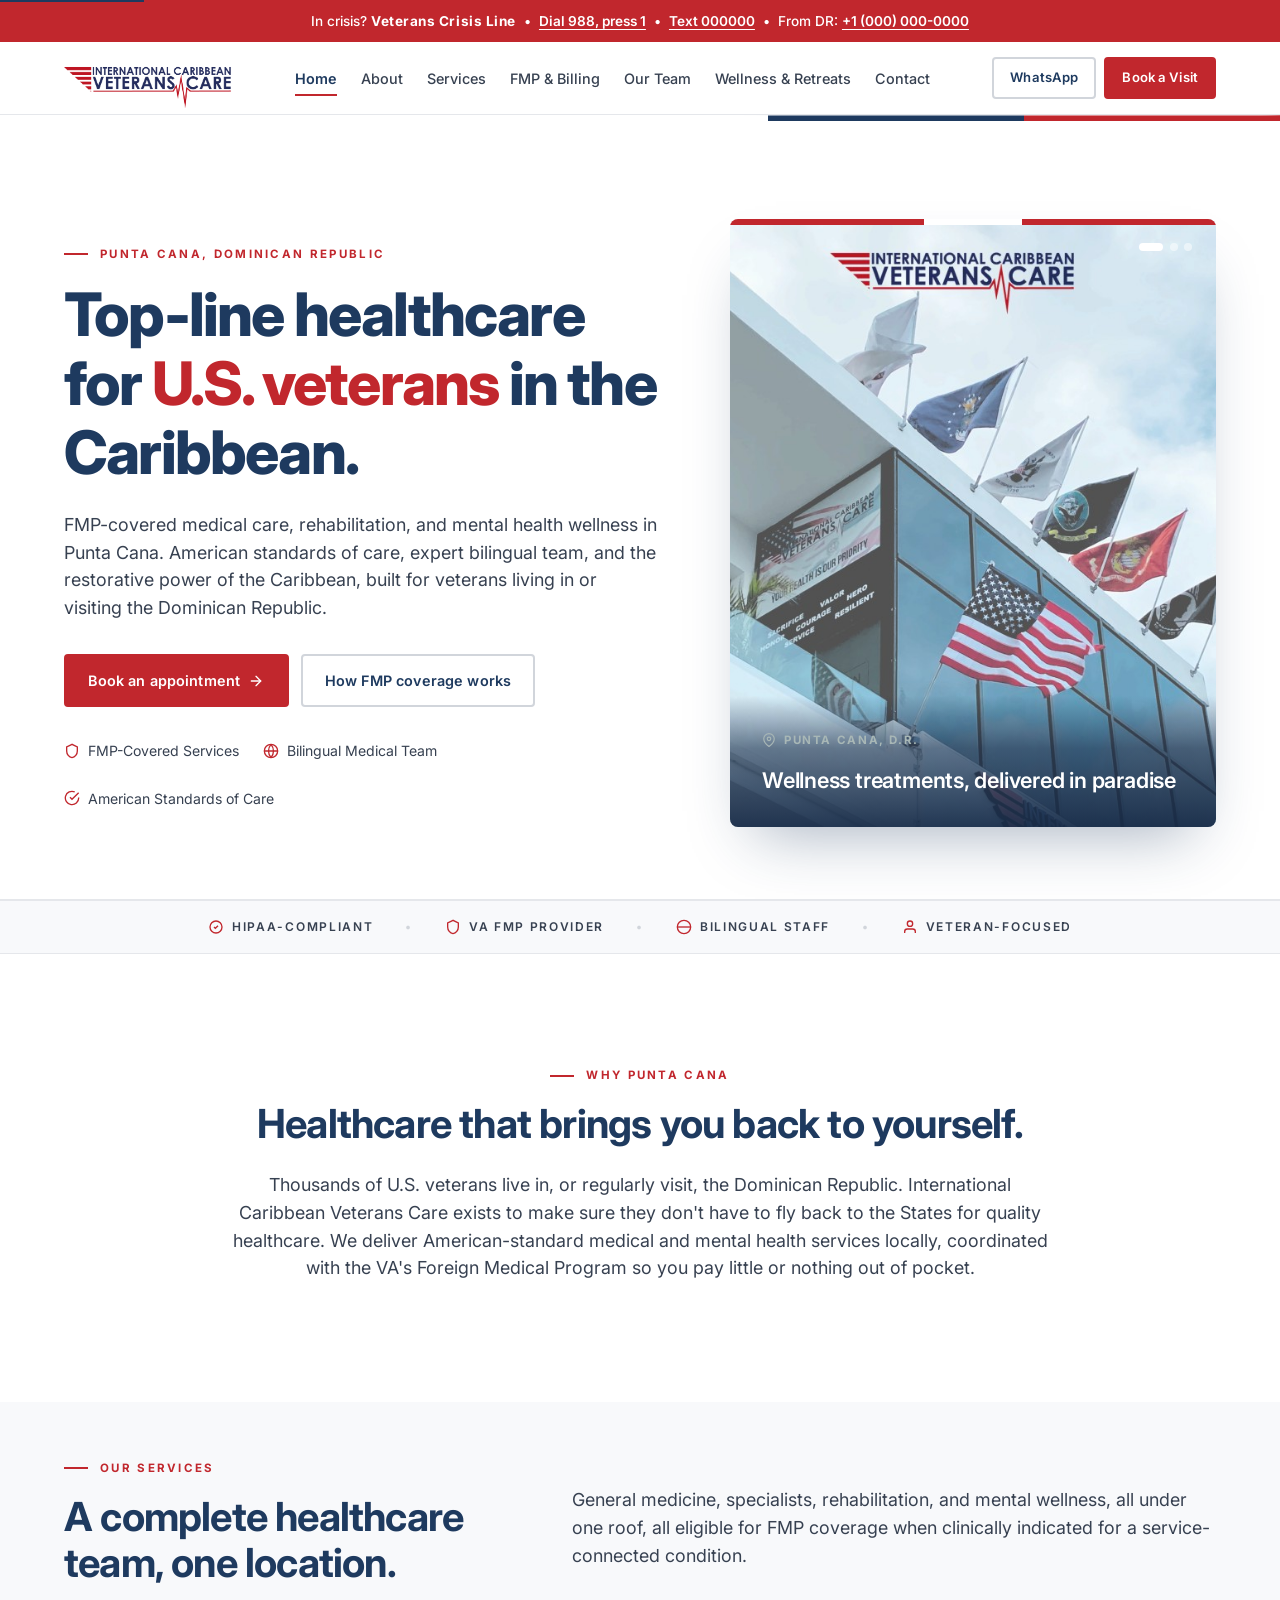
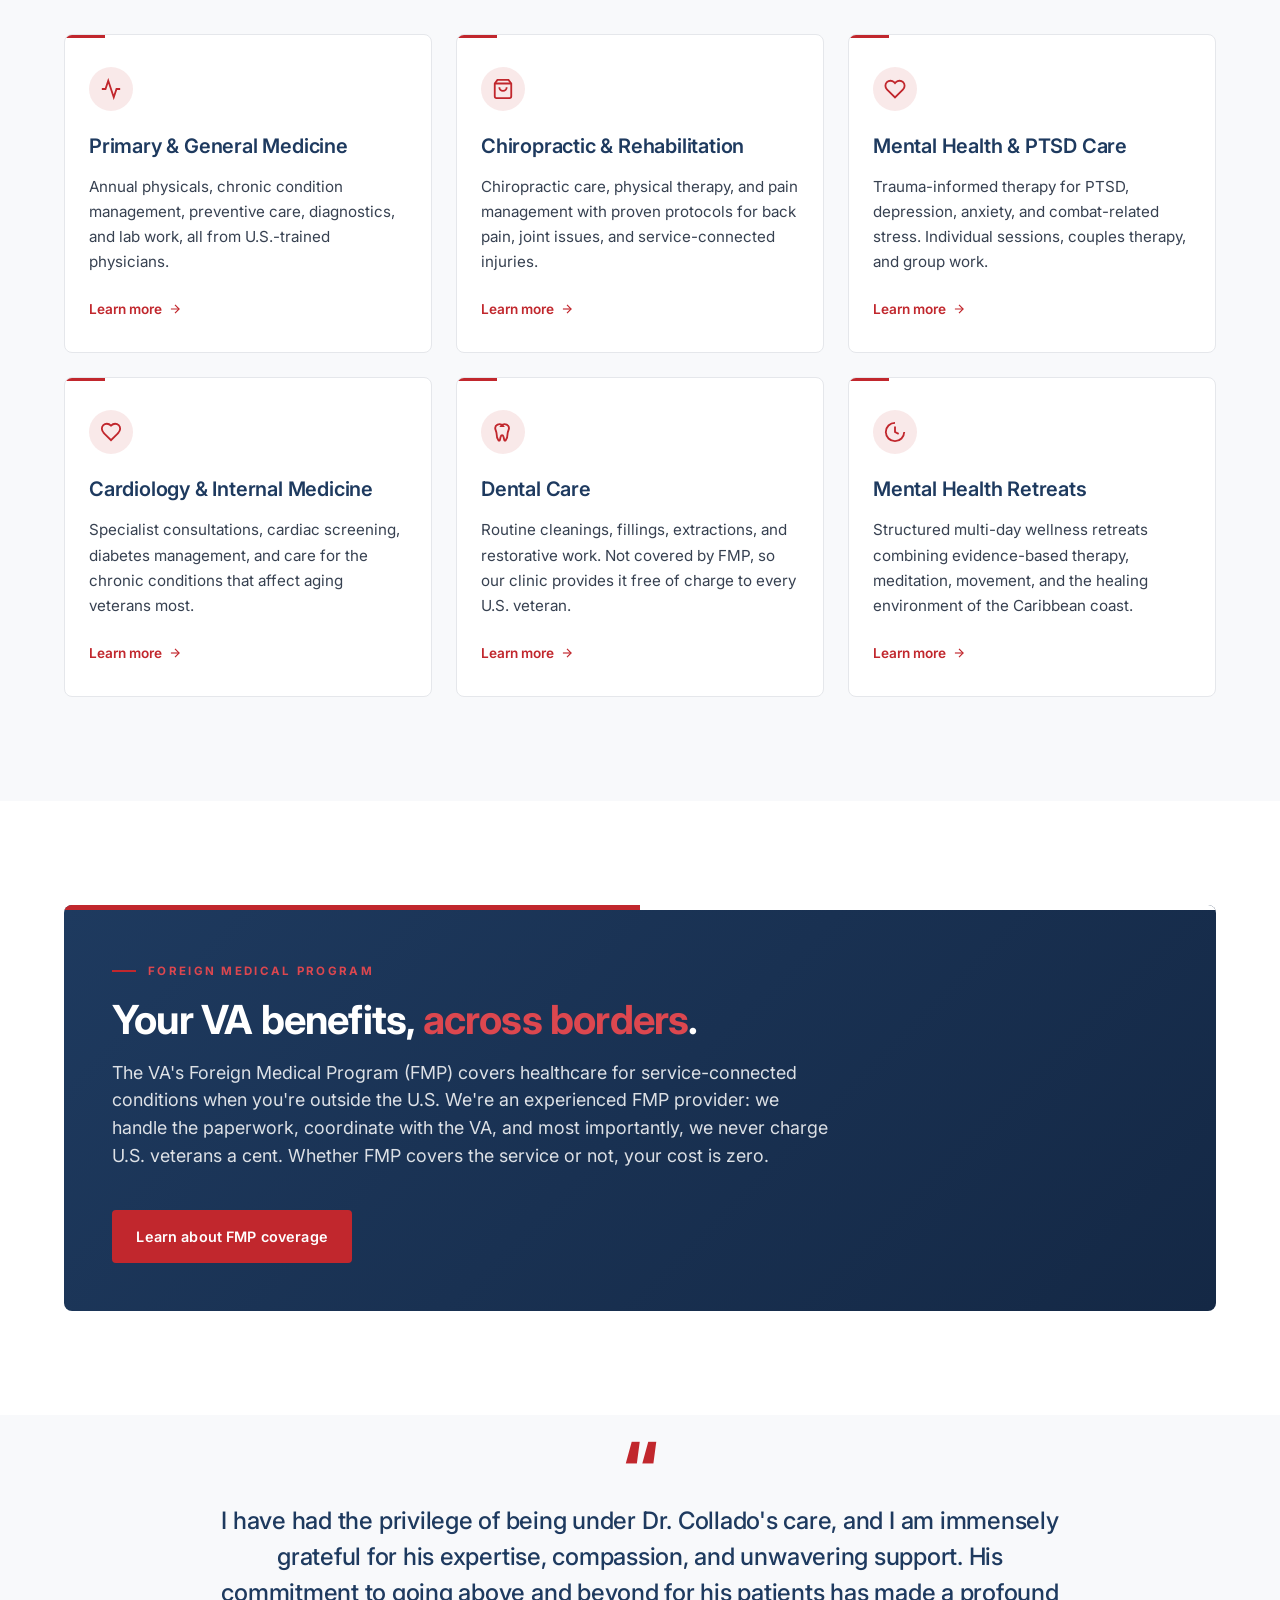
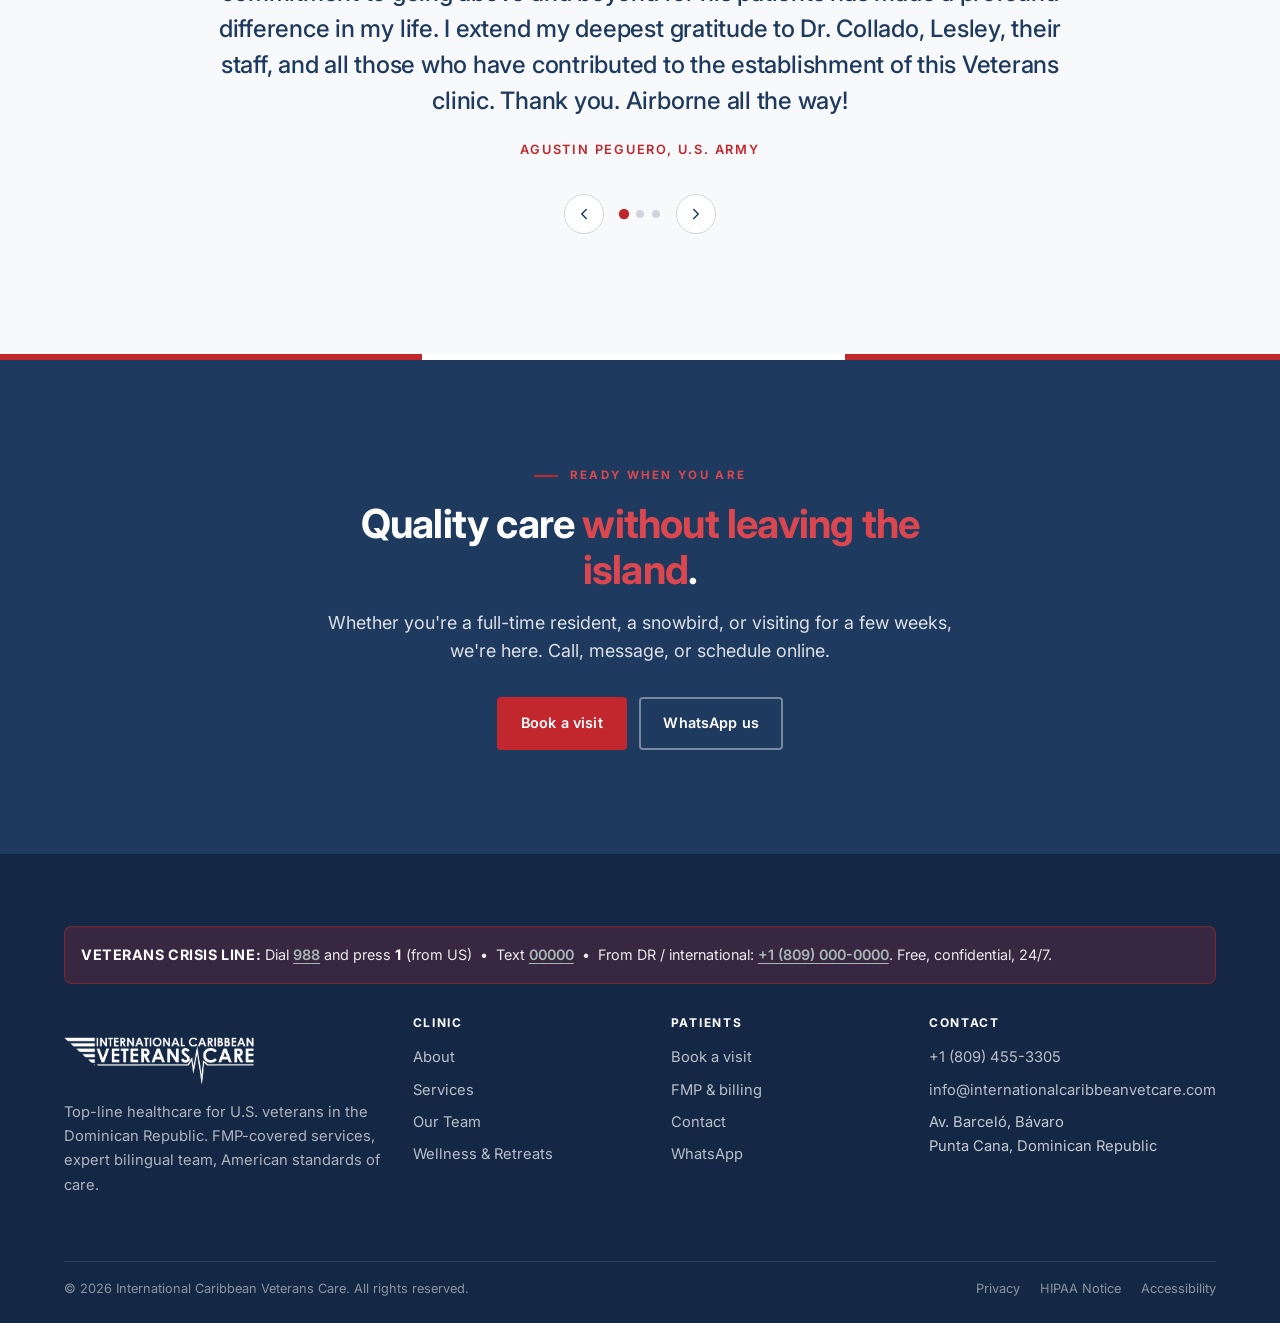
<file: index.html>
<!doctype html>
<html lang="en">
<head>
<meta charset="utf-8">
<meta name="viewport" content="width=device-width, initial-scale=1">
<title>International Caribbean Veterans Care - Top-Line Healthcare for U.S. Veterans in Punta Cana</title>
<meta name="description" content="FMP-covered medical care, rehabilitation, and mental health wellness for U.S. veterans in Punta Cana, Dominican Republic.">
<link rel="preconnect" href="https://fonts.googleapis.com">
<link rel="preconnect" href="https://fonts.gstatic.com" crossorigin>
<link href="https://fonts.googleapis.com/css2?family=Inter:wght@400;500;600;700;800&display=swap" rel="stylesheet">
<link rel="stylesheet" href="css/styles.css">
<link rel="icon" type="image/png" href="images/logo/icvc_logo_color.png">
</head>
<body>

<a class="skip-link" href="#main">Skip to content</a>

<!-- Crisis banner -->
<div class="crisis-banner" role="region" aria-label="Crisis support">
  In crisis? <strong>Veterans Crisis Line</strong> &nbsp;&bull;&nbsp;
  <a href="tel:988">Dial 988, press 1</a> &nbsp;&bull;&nbsp;
  <a href="sms:000000">Text 000000</a> &nbsp;&bull;&nbsp;
  From DR: <a href="tel:+10000000000">+1 (000) 000-0000</a>
</div>

<!-- Header -->
<header class="site-header">
  <div class="container">
    <nav class="nav" aria-label="Main">
      <a href="index.html" class="brand" aria-label="International Caribbean Veterans Care, home"> <img src="images/logo/icvc_logo_color.png" alt="International Caribbean Veterans Care" class="brand-logo"> </a>
      <button class="nav-toggle" aria-label="Menu" aria-expanded="false" aria-controls="primary-nav">
        <span></span>
      </button>
      <ul class="nav-links" id="primary-nav">
        <li><a href="index.html" class="active">Home</a></li>
        <li><a href="about.html">About</a></li>
        <li><a href="services.html">Services</a></li>
        <li><a href="fmp.html">FMP &amp; Billing</a></li>
        <li><a href="team.html">Our Team</a></li>
        <li><a href="wellness.html">Wellness &amp; Retreats</a></li>
        <li><a href="contact.html">Contact</a></li>
      </ul>
      <div class="nav-cta">
        <a href="https://wa.me/18094553305" class="btn btn--outline btn--sm">WhatsApp</a>
        <a href="contact.html#booking" class="btn btn--primary btn--sm">Book a Visit</a>
      </div>
    </nav>
  </div>
</header>

<main id="main">

<!-- HERO -->
<section class="hero">
  <div class="container">
    <div class="hero-inner">
      <div>
        <span class="eyebrow">Punta Cana, Dominican Republic</span>
        <h1>Top-line healthcare for <span class="accent">U.S. veterans</span> in the Caribbean.</h1>
        <p class="lead">
          FMP-covered medical care, rehabilitation, and mental health wellness
          in Punta Cana. American standards of care, expert bilingual team,
          and the restorative power of the Caribbean, built for veterans
          living in or visiting the Dominican Republic.
        </p>
        <div class="hero-actions">
          <a href="contact.html#booking" class="btn btn--primary">
            Book an appointment
            <svg class="arrow" width="16" height="16" viewBox="0 0 24 24" fill="none" stroke="currentColor" stroke-width="2" stroke-linecap="round" stroke-linejoin="round"><line x1="5" y1="12" x2="19" y2="12"/><polyline points="12 5 19 12 12 19"/></svg>
          </a>
          <a href="fmp.html" class="btn btn--outline">How FMP coverage works</a>
        </div>
        <div class="hero-meta">
          <span>
            <svg viewBox="0 0 24 24" fill="none" stroke="currentColor" stroke-width="2"><path d="M12 2L4 6v6c0 5 3.5 9.5 8 10 4.5-.5 8-5 8-10V6l-8-4z"/></svg>
            FMP-Covered Services
          </span>
          <span>
            <svg viewBox="0 0 24 24" fill="none" stroke="currentColor" stroke-width="2"><circle cx="12" cy="12" r="10"/><path d="M2 12h20M12 2a15.3 15.3 0 010 20M12 2a15.3 15.3 0 000 20"/></svg>
            Bilingual Medical Team
          </span>
          <span>
            <svg viewBox="0 0 24 24" fill="none" stroke="currentColor" stroke-width="2"><path d="M22 11.08V12a10 10 0 11-5.93-9.14"/><polyline points="22 4 12 14.01 9 11.01"/></svg>
            American Standards of Care
          </span>
        </div>
      </div>
      <!-- Images carousel -->
      <div class="hero-visual" aria-hidden="true">
        <div class="hero-carousel" data-hero-carousel>
          <div class="hero-carousel-track">

            <div class="hero-slide is-active">
              <img src="images/hero/icvc_fachada.jpg" alt="" loading="eager">
              <div class="hero-slide-overlay">
                <span class="hero-slide-location">
                  <svg viewBox="0 0 24 24" fill="none" stroke="currentColor" stroke-width="2"><path d="M21 10c0 7-9 13-9 13s-9-6-9-13a9 9 0 0118 0z"/><circle cx="12" cy="10" r="3"/></svg>
                  Punta Cana, D.R.
                </span>
                <h2 class="hero-slide-headline">Wellness treatments, delivered in paradise</h2>
              </div>
            </div>

            <div class="hero-slide">
              <img src="images/hero/icvc_hiking_group.jpg" alt="" loading="lazy">
              <div class="hero-slide-overlay">
                <span class="hero-slide-location">
                  <svg viewBox="0 0 24 24" fill="none" stroke="currentColor" stroke-width="2"><path d="M21 10c0 7-9 13-9 13s-9-6-9-13a9 9 0 0118 0z"/><circle cx="12" cy="10" r="3"/></svg>
                  Group Retreat, Dominican Republic
                </span>
                <h2 class="hero-slide-headline"> community of veterans healing together</h2>
              </div>
            </div>

            <div class="hero-slide">
              <img src="images/hero/icvc_beach.jpg" alt="" loading="lazy">
              <div class="hero-slide-overlay">
                <span class="hero-slide-location">
                  <svg viewBox="0 0 24 24" fill="none" stroke="currentColor" stroke-width="2"><path d="M21 10c0 7-9 13-9 13s-9-6-9-13a9 9 0 0118 0z"/><circle cx="12" cy="10" r="3"/></svg>
                  Caribbean Coast, Punta Cana
                </span>
                <h2 class="hero-slide-headline">Where nature becomes part of the therapy</h2>
              </div>
            </div>

          </div>

          <div class="hero-carousel-dots" data-hero-dots>
            <button class="hero-carousel-dot is-active" data-index="0" aria-label="Photo 1"></button>
            <button class="hero-carousel-dot" data-index="1" aria-label="Photo 2"></button>
            <button class="hero-carousel-dot" data-index="2" aria-label="Photo 3"></button>
          </div>
        </div>
      </div>
    </div>
  </div>
</section>

<!-- Honor band -->
<section class="honor-band" style="padding: 1rem 0;">
  <div class="container">
    <div class="honor-row">
      <span>
        <svg viewBox="0 0 24 24" fill="none" stroke="currentColor" stroke-width="2"><path d="M9 12l2 2 4-4"/><path d="M21 12c0 5-4 9-9 9s-9-4-9-9 4-9 9-9 9 4 9 9z"/></svg>
        HIPAA-Compliant
      </span>
      <span class="honor-divider">&bull;</span>
      <span>
        <svg viewBox="0 0 24 24" fill="none" stroke="currentColor" stroke-width="2"><path d="M12 2L4 6v6c0 5 3.5 9.5 8 10 4.5-.5 8-5 8-10V6l-8-4z"/></svg>
        VA FMP Provider
      </span>
      <span class="honor-divider">&bull;</span>
      <span>
        <svg viewBox="0 0 24 24" fill="none" stroke="currentColor" stroke-width="2"><circle cx="12" cy="12" r="10"/><path d="M2 12h20"/></svg>
        Bilingual Staff
      </span>
      <span class="honor-divider">&bull;</span>
      <span>
        <svg viewBox="0 0 24 24" fill="none" stroke="currentColor" stroke-width="2"><path d="M20 21v-2a4 4 0 00-4-4H8a4 4 0 00-4 4v2"/><circle cx="12" cy="7" r="4"/></svg>
        Veteran-Focused
      </span>
    </div>
  </div>
</section>

<!-- About intro / Why Punta Cana-->
<section>
  <div class="container container--narrow">
    <div class="reveal" style="text-align: center;">
      <span class="eyebrow" style="justify-content: center;">Why Punta Cana</span>
      <h2>Healthcare that brings you back to yourself.</h2>
      <p class="lead" style="margin-top: var(--space-3);">
        Thousands of U.S. veterans live in, or regularly visit, the
        Dominican Republic. International Caribbean Veterans Care exists to
        make sure they don't have to fly back to the States for quality
        healthcare. We deliver American-standard medical and mental health
        services locally, coordinated with the VA's Foreign Medical Program
        so you pay little or nothing out of pocket.
      </p>
    </div>
  </div>
</section>

<!-- Services -->
<section style="background: var(--off-white); padding-top: var(--space-5);">
  <div class="container">
    <div class="section-intro reveal">
      <div>
        <span class="eyebrow">Our services</span>
        <h2>A complete healthcare team, one location.</h2>
      </div>
      <p class="lead">
        General medicine, specialists, rehabilitation, and mental wellness,
        all under one roof, all eligible for FMP coverage when clinically
        indicated for a service-connected condition.
      </p>
    </div>

    <div class="grid grid--3">
      <article class="service-card reveal">
        <div class="service-icon">
          <svg viewBox="0 0 24 24" fill="none" stroke="currentColor" stroke-width="2"><path d="M22 12h-4l-3 9L9 3l-3 9H2"/></svg>
        </div>
        <h3>Primary &amp; General Medicine</h3>
        <p>Annual physicals, chronic condition management, preventive care, diagnostics, and lab work, all from U.S.-trained physicians.</p>
        <a href="services.html#primary" class="learn">
          Learn more
          <svg width="14" height="14" viewBox="0 0 24 24" fill="none" stroke="currentColor" stroke-width="2"><line x1="5" y1="12" x2="19" y2="12"/><polyline points="12 5 19 12 12 19"/></svg>
        </a>
      </article>

      <article class="service-card reveal">
        <div class="service-icon">
          <svg viewBox="0 0 24 24" fill="none" stroke="currentColor" stroke-width="2"><path d="M6 2L3 6v14a2 2 0 002 2h14a2 2 0 002-2V6l-3-4z"/><line x1="3" y1="6" x2="21" y2="6"/><path d="M16 10a4 4 0 01-8 0"/></svg>
        </div>
        <h3>Chiropractic &amp; Rehabilitation</h3>
        <p>Chiropractic care, physical therapy, and pain management with proven protocols for back pain, joint issues, and service-connected injuries.</p>
        <a href="services.html#chiro" class="learn">
          Learn more
          <svg width="14" height="14" viewBox="0 0 24 24" fill="none" stroke="currentColor" stroke-width="2"><line x1="5" y1="12" x2="19" y2="12"/><polyline points="12 5 19 12 12 19"/></svg>
        </a>
      </article>

      <article class="service-card reveal">
        <div class="service-icon">
          <svg viewBox="0 0 24 24" fill="none" stroke="currentColor" stroke-width="2"><path d="M20.84 4.61a5.5 5.5 0 00-7.78 0L12 5.67l-1.06-1.06a5.5 5.5 0 00-7.78 7.78l1.06 1.06L12 21.23l7.78-7.78 1.06-1.06a5.5 5.5 0 000-7.78z"/></svg>
        </div>
        <h3>Mental Health &amp; PTSD Care</h3>
        <p>Trauma-informed therapy for PTSD, depression, anxiety, and combat-related stress. Individual sessions, couples therapy, and group work.</p>
        <a href="services.html#mental-health" class="learn">
          Learn more
          <svg width="14" height="14" viewBox="0 0 24 24" fill="none" stroke="currentColor" stroke-width="2"><line x1="5" y1="12" x2="19" y2="12"/><polyline points="12 5 19 12 12 19"/></svg>
        </a>
      </article>

      <article class="service-card reveal">
        <div class="service-icon">
          <svg viewBox="0 0 24 24" fill="none" stroke="currentColor" stroke-width="2"><path d="M19 14c1.49-1.46 3-3.21 3-5.5A5.5 5.5 0 0016.5 3c-1.76 0-3 .5-4.5 2-1.5-1.5-2.74-2-4.5-2A5.5 5.5 0 002 8.5c0 2.29 1.51 4.04 3 5.5l7 7z"/></svg>
        </div>
        <h3>Cardiology &amp; Internal Medicine</h3>
        <p>Specialist consultations, cardiac screening, diabetes management, and care for the chronic conditions that affect aging veterans most.</p>
        <a href="services.html#cardiology" class="learn">
          Learn more
          <svg width="14" height="14" viewBox="0 0 24 24" fill="none" stroke="currentColor" stroke-width="2"><line x1="5" y1="12" x2="19" y2="12"/><polyline points="12 5 19 12 12 19"/></svg>
        </a>
      </article>

      <article class="service-card reveal">
        <div class="service-icon">
          <svg viewBox="0 0 24 24" fill="none" stroke="currentColor" stroke-width="2"><path d="M12 5.5c-1.5-2-4-2.5-6-1.5S3 7.5 4 10c.5 1.3 1 2.5 1 4 0 2 .5 5 2 7 .5.5 1 .5 1.5 0 .5-1 .5-2.5 1-4 .3-1 .8-1.5 1.5-1.5s1.2.5 1.5 1.5c.5 1.5.5 3 1 4 .5.5 1 .5 1.5 0 1.5-2 2-5 2-7 0-1.5.5-2.7 1-4 1-2.5-0-5-2-6s-4.5-.5-6 1.5z"/></svg>
        </div>
        <h3>Dental Care</h3>
        <p>Routine cleanings, fillings, extractions, and restorative work. Not covered by FMP, so our clinic provides it free of charge to every U.S. veteran.</p>
        <a href="#services" class="learn">
          Learn more
          <svg width="14" height="14" viewBox="0 0 24 24" fill="none" stroke="currentColor" stroke-width="2"><line x1="5" y1="12" x2="19" y2="12"/><polyline points="12 5 19 12 12 19"/></svg>
        </a>
      </article>

      <article class="service-card reveal">
        <div class="service-icon">
          <svg viewBox="0 0 24 24" fill="none" stroke="currentColor" stroke-width="2"><path d="M12 2a10 10 0 1010 10"/><path d="M12 6v6l4 2"/></svg>
        </div>
        <h3>Mental Health Retreats</h3>
        <p>Structured multi-day wellness retreats combining evidence-based therapy, meditation, movement, and the healing environment of the Caribbean coast.</p>
        <a href="wellness.html" class="learn">
          Learn more
          <svg width="14" height="14" viewBox="0 0 24 24" fill="none" stroke="currentColor" stroke-width="2"><line x1="5" y1="12" x2="19" y2="12"/><polyline points="12 5 19 12 12 19"/></svg>
        </a>
      </article>
    </div>
  </div>
</section>

<!-- FMP highlight -->
<section>
  <div class="container">
    <div class="fmp-card reveal">
      <div style="max-width: 720px;">
        <span class="eyebrow" style="color: #dc474f;">Foreign Medical Program</span>
        <h2>Your VA benefits, <span class="accent" style="color: #dc474f;" >across borders</span>.</h2>
        <p class="lead" style="color: rgba(255,255,255,0.85);">
          The VA's Foreign Medical Program (FMP) covers healthcare for
          service-connected conditions when you're outside the U.S. We're
          an experienced FMP provider: we handle the paperwork, coordinate
          with the VA, and most importantly, we never charge U.S. veterans
          a cent. Whether FMP covers the service or not, your cost is zero.
        </p>
        <div style="display: flex; flex-wrap: wrap; gap: 0.75rem;">
          <a href="fmp.html" class="btn btn--primary">Learn about FMP coverage</a>
        </div>
      </div>
    </div>
  </div>
</section>

<!-- Testimonials carousel -->
<section style="background: var(--off-white); padding-top: 1rem; padding-bottom: var(--space-6);">
  <div class="container">
    <div class="testimonials reveal" data-testimonials>
      <div class="testimonials-track">

        <div class="testimonial is-active">
          <blockquote>
            I have had the privilege of being under Dr. Collado's care, and I am immensely grateful 
            for his expertise, compassion, and unwavering support. His commitment to going above and 
            beyond for his patients has made a profound difference in my life. I extend my deepest 
            gratitude to Dr. Collado, Lesley, their staff, and all those who have contributed to the 
            establishment of this Veterans clinic. Thank you. Airborne all the way!
          </blockquote>
          <cite>Agustin Peguero, U.S. Army </cite>
        </div>

        <div class="testimonial">
          <blockquote>
            I had an amazing experience at the International Caribbean Veterans Care Clinic. From the 
            moment I walked in, I felt welcomed, cared for, and supported. The staff is not only 
            professional but also compassionate, making sure every detail of my visit was handled with 
            kindness and respect. The therapies, especially the water healing therapy, were incredibly 
            restorative and unlike anything I’ve experienced before.
          </blockquote>
          <cite>Arnulfo Lopez, U.S. Army </cite>
        </div>

        <div class="testimonial">
          <blockquote>
            I was skeptical about doing PTSD work outside a VA facility.
            The retreat program changed my mind completely. Clinically serious,
            genuinely warm, and I came home a different person. My wife
            noticed the difference before I did.
          </blockquote>
          <cite>Jessica Acevedo, U.S. Navy </cite>
        </div>

      </div>

      <div class="testimonials-controls">
        <button class="testimonials-btn" data-prev aria-label="Previous testimonial">
          <svg width="18" height="18" viewBox="0 0 24 24" fill="none" stroke="currentColor" stroke-width="2" stroke-linecap="round" stroke-linejoin="round"><polyline points="15 18 9 12 15 6"/></svg>
        </button>
        <div class="testimonials-dots" data-dots>
          <button class="testimonials-dot is-active" data-index="0" aria-label="Testimonial 1"></button>
          <button class="testimonials-dot" data-index="1" aria-label="Testimonial 2"></button>
          <button class="testimonials-dot" data-index="2" aria-label="Testimonial 3"></button>
        </div>
        <button class="testimonials-btn" data-next aria-label="Next testimonial">
          <svg width="18" height="18" viewBox="0 0 24 24" fill="none" stroke="currentColor" stroke-width="2" stroke-linecap="round" stroke-linejoin="round"><polyline points="9 18 15 12 9 6"/></svg>
        </button>
      </div>
    </div>
  </div>
</section>

<!-- CTA band / Ready when you are-->
<section class="cta-band">
  <div class="container">
    <span class="eyebrow" style="color: #dc474f;">Ready when you are</span>
    <h2>Quality care <span class="accent" style="color: #dc474f;">without leaving the island</span>.</h2>
    <p class="lead">
      Whether you're a full-time resident, a snowbird, or visiting for a
      few weeks, we're here. Call, message, or schedule online.
    </p>
    <div class="hero-actions">
      <a href="contact.html#booking" class="btn btn--primary">Book a visit</a>
      <a href="https://wa.me/18094553305" class="btn btn--outline-white">WhatsApp us</a>
    </div>
  </div>
</section>

</main>

<!-- Footer -->
<footer class="site-footer">
  <div class="container">
    <div class="footer-crisis">
      <strong>VETERANS CRISIS LINE:</strong> Dial <a href="tel:988">988</a> and press <strong>1</strong> (from US) &nbsp;&bull;&nbsp; Text <a href="sms:00000">00000</a> &nbsp;&bull;&nbsp; From DR / international: <a href="tel:+18090000000">+1 (809) 000-0000</a>. Free, confidential, 24/7.
    </div>

    <div class="footer-top">
      <div>
        <div class="footer-brand"> <img src="images/logo/icvc_logo_blanco.png" alt="International Caribbean Veterans Care" class="footer-logo"> </div>
        <p>Top-line healthcare for U.S. veterans in the Dominican Republic. FMP-covered services, expert bilingual team, American standards of care.</p>
      </div>
      <div>
        <h4>Clinic</h4>
        <ul class="footer-links">
          <li><a href="about.html">About</a></li>
          <li><a href="services.html">Services</a></li>
          <li><a href="team.html">Our Team</a></li>
          <li><a href="wellness.html">Wellness &amp; Retreats</a></li>
        </ul>
      </div>
      <div>
        <h4>Patients</h4>
        <ul class="footer-links">
          <li><a href="contact.html#booking">Book a visit</a></li>
          <li><a href="fmp.html">FMP &amp; billing</a></li>
          <li><a href="contact.html">Contact</a></li>
          <li><a href="https://wa.me/18094553305">WhatsApp</a></li>
        </ul>
      </div>
      <div>
        <h4>Contact</h4>
        <ul class="footer-links">
          <li><a href="tel:+18094553305">+1 (809) 455-3305</a></li>
          <li><a href="mailto:info@internationalcaribbeanvetcare.com">info@internationalcaribbeanvetcare.com</a></li>
          <li>Av. Barcel&oacute;, B&aacute;varo<br>Punta Cana, Dominican Republic</li>
        </ul>
      </div>
    </div>

    <div class="footer-bottom">
      <div>&copy; <span id="year"></span> International Caribbean Veterans Care. All rights reserved.</div>
      <div>
        <span href="#privacy" style="margin-right: 1rem;">Privacy</span>
        <span href="#hipaa" style="margin-right: 1rem;">HIPAA Notice</span>
        <span href="#accessibility">Accessibility</span>
      </div>
    </div>
  </div>
</footer>

<script src="js/main.js"></script>
<script>
  document.getElementById("year").textContent = new Date().getFullYear();
</script>
</body>
</html>
</file>
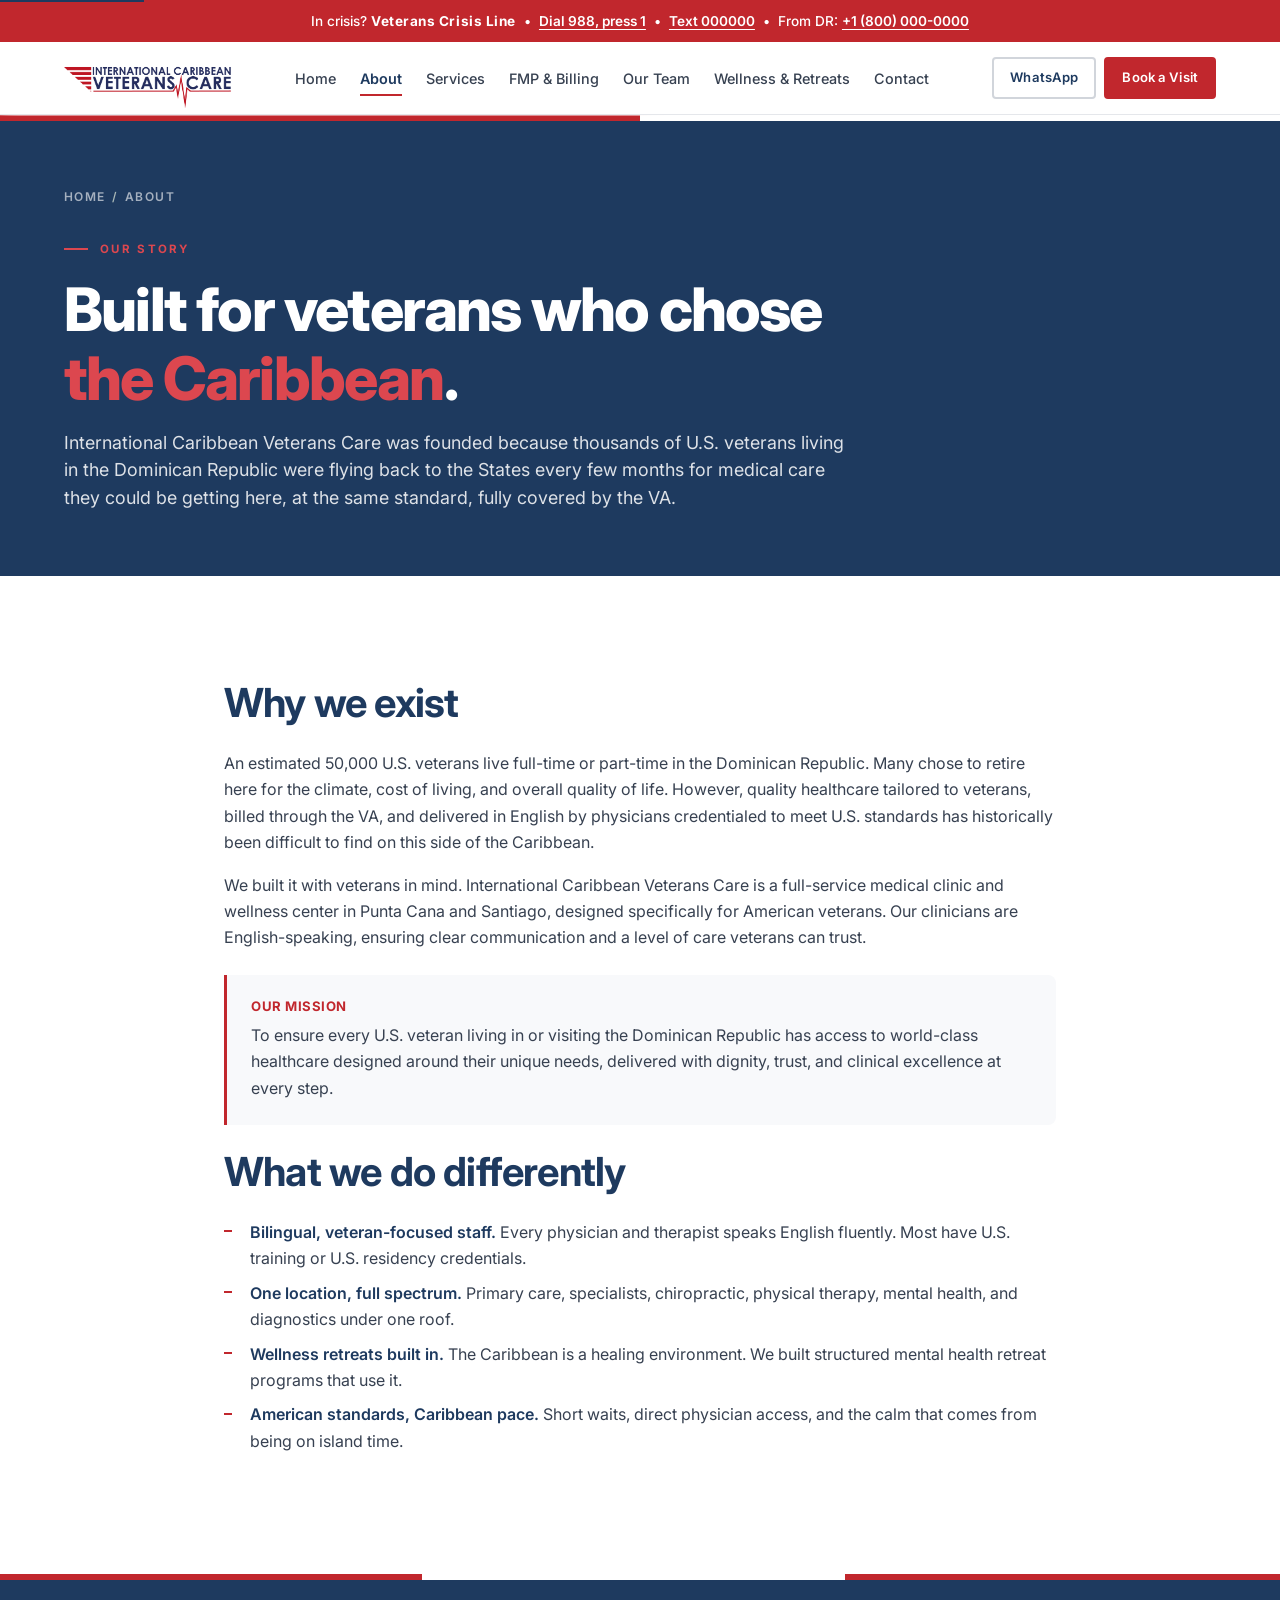
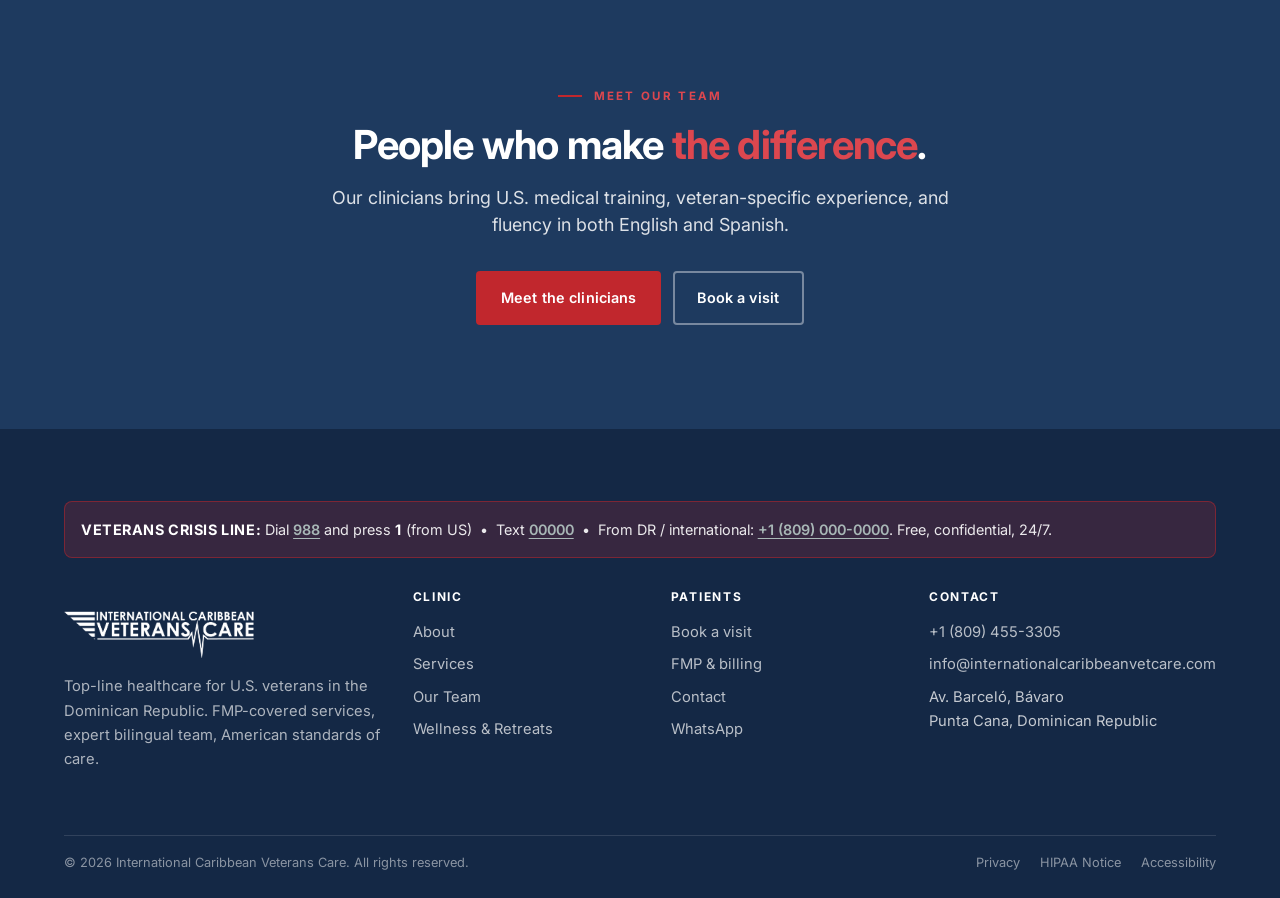
<file: about.html>
<!doctype html>
<html lang="en">
<head>
<meta charset="utf-8">
<meta name="viewport" content="width=device-width, initial-scale=1">
<title>About - International Caribbean Veterans Care</title>
<meta name="description" content="Built for the thousands of U.S. veterans living in the Dominican Republic. Full-service medical clinic with VA FMP billing handled in-house.">
<link rel="preconnect" href="https://fonts.googleapis.com">
<link rel="preconnect" href="https://fonts.gstatic.com" crossorigin>
<link href="https://fonts.googleapis.com/css2?family=Inter:wght@400;500;600;700;800&display=swap" rel="stylesheet">
<link rel="stylesheet" href="css/styles.css">
<link rel="icon" type="image/png" href="images/logo/icvc_logo_color.png">
</head>
<body>

<a class="skip-link" href="#main">Skip to content</a>

<!-- Crisis banner -->
<div class="crisis-banner" role="region" aria-label="Crisis support">
  In crisis? <strong>Veterans Crisis Line</strong> &nbsp;&bull;&nbsp;
  <a href="tel:988">Dial 988, press 1</a> &nbsp;&bull;&nbsp;
  <a href="sms:000000">Text 000000</a> &nbsp;&bull;&nbsp;
  From DR: <a href="tel:+10000000000">+1 (800) 000-0000</a>
</div>

<!-- Header -->
<header class="site-header">
  <div class="container">
    <nav class="nav" aria-label="Main">
      <a href="index.html" class="brand" aria-label="International Caribbean Veterans Care, home"> <img src="images/logo/icvc_logo_color.png" alt="International Caribbean Veterans Care" class="brand-logo"> </a>
      <button class="nav-toggle" aria-label="Menu" aria-expanded="false" aria-controls="primary-nav">
        <span></span>
      </button>
      <ul class="nav-links" id="primary-nav">
        <li><a href="index.html">Home</a></li>
        <li><a href="about.html" class="active">About</a></li>
        <li><a href="services.html">Services</a></li>
        <li><a href="fmp.html">FMP &amp; Billing</a></li>
        <li><a href="team.html">Our Team</a></li>
        <li><a href="wellness.html">Wellness &amp; Retreats</a></li>
        <li><a href="contact.html">Contact</a></li>
      </ul>
      <div class="nav-cta">
        <a href="https://wa.me/18094553305" class="btn btn--outline btn--sm">WhatsApp</a>
        <a href="contact.html#booking" class="btn btn--primary btn--sm">Book a Visit</a>
      </div>
    </nav>
  </div>
</header>

<main id="main">

<section class="page-banner">
  <div class="container">
    <div class="page-banner-inner">
      <nav class="breadcrumb" aria-label="Breadcrumb">
        <a href="index.html">Home</a> <span class="sep">/</span> <span>About</span>
      </nav>
      <span class="eyebrow" style="color: #dc474f;">Our story</span>
      <h1>Built for veterans who chose <span class="accent" style="color: #dc474f;">the Caribbean</span>.</h1>
      <p class="lead">
        International Caribbean Veterans Care was founded because thousands of
        U.S. veterans living in the Dominican Republic were flying back to the
        States every few months for medical care they could be getting here,
        at the same standard, fully covered by the VA.
      </p>
    </div>
  </div>
</section>

<section>
  <div class="container container--narrow">
    <div class="prose reveal">
      <h2>Why we exist</h2>
      <p>
        An estimated 50,000 U.S. veterans live full-time or part-time in the 
        Dominican Republic. Many chose to retire here for the climate, cost of 
        living, and overall quality of life. However, quality healthcare tailored 
        to veterans, billed through the VA, and delivered in English by physicians 
        credentialed to meet U.S. standards has historically been difficult to 
        find on this side of the Caribbean.
      </p>
      <p>
        We built it with veterans in mind. International Caribbean Veterans Care is 
        a full-service medical clinic and wellness center in Punta Cana and Santiago, 
        designed specifically for American veterans. Our clinicians are English-speaking, 
        ensuring clear communication and a level of care veterans can trust.
      </p>

      <div class="callout">
        <h4>Our mission</h4>
        <p>
          To ensure every U.S. veteran living in or visiting the Dominican Republic has 
          access to world-class healthcare designed around their unique needs, delivered 
          with dignity, trust, and clinical excellence at every step.
        </p>
      </div>

      <h2>What we do differently</h2>
      <ul>
        <li><strong>Bilingual, veteran-focused staff.</strong> Every physician and therapist speaks English fluently. Most have U.S. training or U.S. residency credentials.</li>
        <li><strong>One location, full spectrum.</strong> Primary care, specialists, chiropractic, physical therapy, mental health, and diagnostics under one roof.</li>
        <li><strong>Wellness retreats built in.</strong> The Caribbean is a healing environment. We built structured mental health retreat programs that use it.</li>
        <li><strong>American standards, Caribbean pace.</strong> Short waits, direct physician access, and the calm that comes from being on island time.</li>
      </ul>
    </div>
  </div>
</section>


<!-- CTA -->
<section class="cta-band">
  <div class="container">
    <span class="eyebrow" style="color: #dc474f;">Meet our team</span>
    <h2>People who make <span class="accent" style="color: #dc474f;">the difference</span>.</h2>
    <p class="lead">
      Our clinicians bring U.S. medical training, veteran-specific experience,
      and fluency in both English and Spanish.
    </p>
    <div class="hero-actions">
      <a href="team.html" class="btn btn--primary">Meet the clinicians</a>
      <a href="contact.html#booking" class="btn btn--outline-white">Book a visit</a>
    </div>
  </div>
</section>

</main>

<!-- Footer -->
<footer class="site-footer">
  <div class="container">
    <div class="footer-crisis">
      <strong>VETERANS CRISIS LINE:</strong> Dial <a href="tel:988">988</a> and press <strong>1</strong> (from US) &nbsp;&bull;&nbsp; Text <a href="sms:00000">00000</a> &nbsp;&bull;&nbsp; From DR / international: <a href="tel:+18090000000">+1 (809) 000-0000</a>. Free, confidential, 24/7.
    </div>

    <div class="footer-top">
      <div>
        <div class="footer-brand"> <img src="images/logo/icvc_logo_blanco.png" alt="International Caribbean Veterans Care" class="footer-logo"> </div>
        <p>Top-line healthcare for U.S. veterans in the Dominican Republic. FMP-covered services, expert bilingual team, American standards of care.</p>
      </div>
      <div>
        <h4>Clinic</h4>
        <ul class="footer-links">
          <li><a href="about.html">About</a></li>
          <li><a href="services.html">Services</a></li>
          <li><a href="team.html">Our Team</a></li>
          <li><a href="wellness.html">Wellness &amp; Retreats</a></li>
        </ul>
      </div>
      <div>
        <h4>Patients</h4>
        <ul class="footer-links">
          <li><a href="contact.html#booking">Book a visit</a></li>
          <li><a href="fmp.html">FMP &amp; billing</a></li>
          <li><a href="contact.html">Contact</a></li>
          <li><a href="https://wa.me/18094553305">WhatsApp</a></li>
        </ul>
      </div>
      <div>
        <h4>Contact</h4>
        <ul class="footer-links">
          <li><a href="tel:+18094553305">+1 (809) 455-3305</a></li>
          <li><a href="mailto:info@internationalcaribbeanvetcare.com">info@internationalcaribbeanvetcare.com</a></li>
          <li>Av. Barcel&oacute;, B&aacute;varo<br>Punta Cana, Dominican Republic</li>
        </ul>
      </div>
    </div>

    <div class="footer-bottom">
      <div>&copy; <span id="year"></span> International Caribbean Veterans Care. All rights reserved.</div>
      <div>
        <span href="#privacy" style="margin-right: 1rem;">Privacy</span>
        <span href="#hipaa" style="margin-right: 1rem;">HIPAA Notice</span>
        <span href="#accessibility">Accessibility</span>
      </div>
    </div>
  </div>
</footer>

<script src="js/main.js"></script>
<script>
  document.getElementById("year").textContent = new Date().getFullYear();
</script>
</body>
</html>
</file>
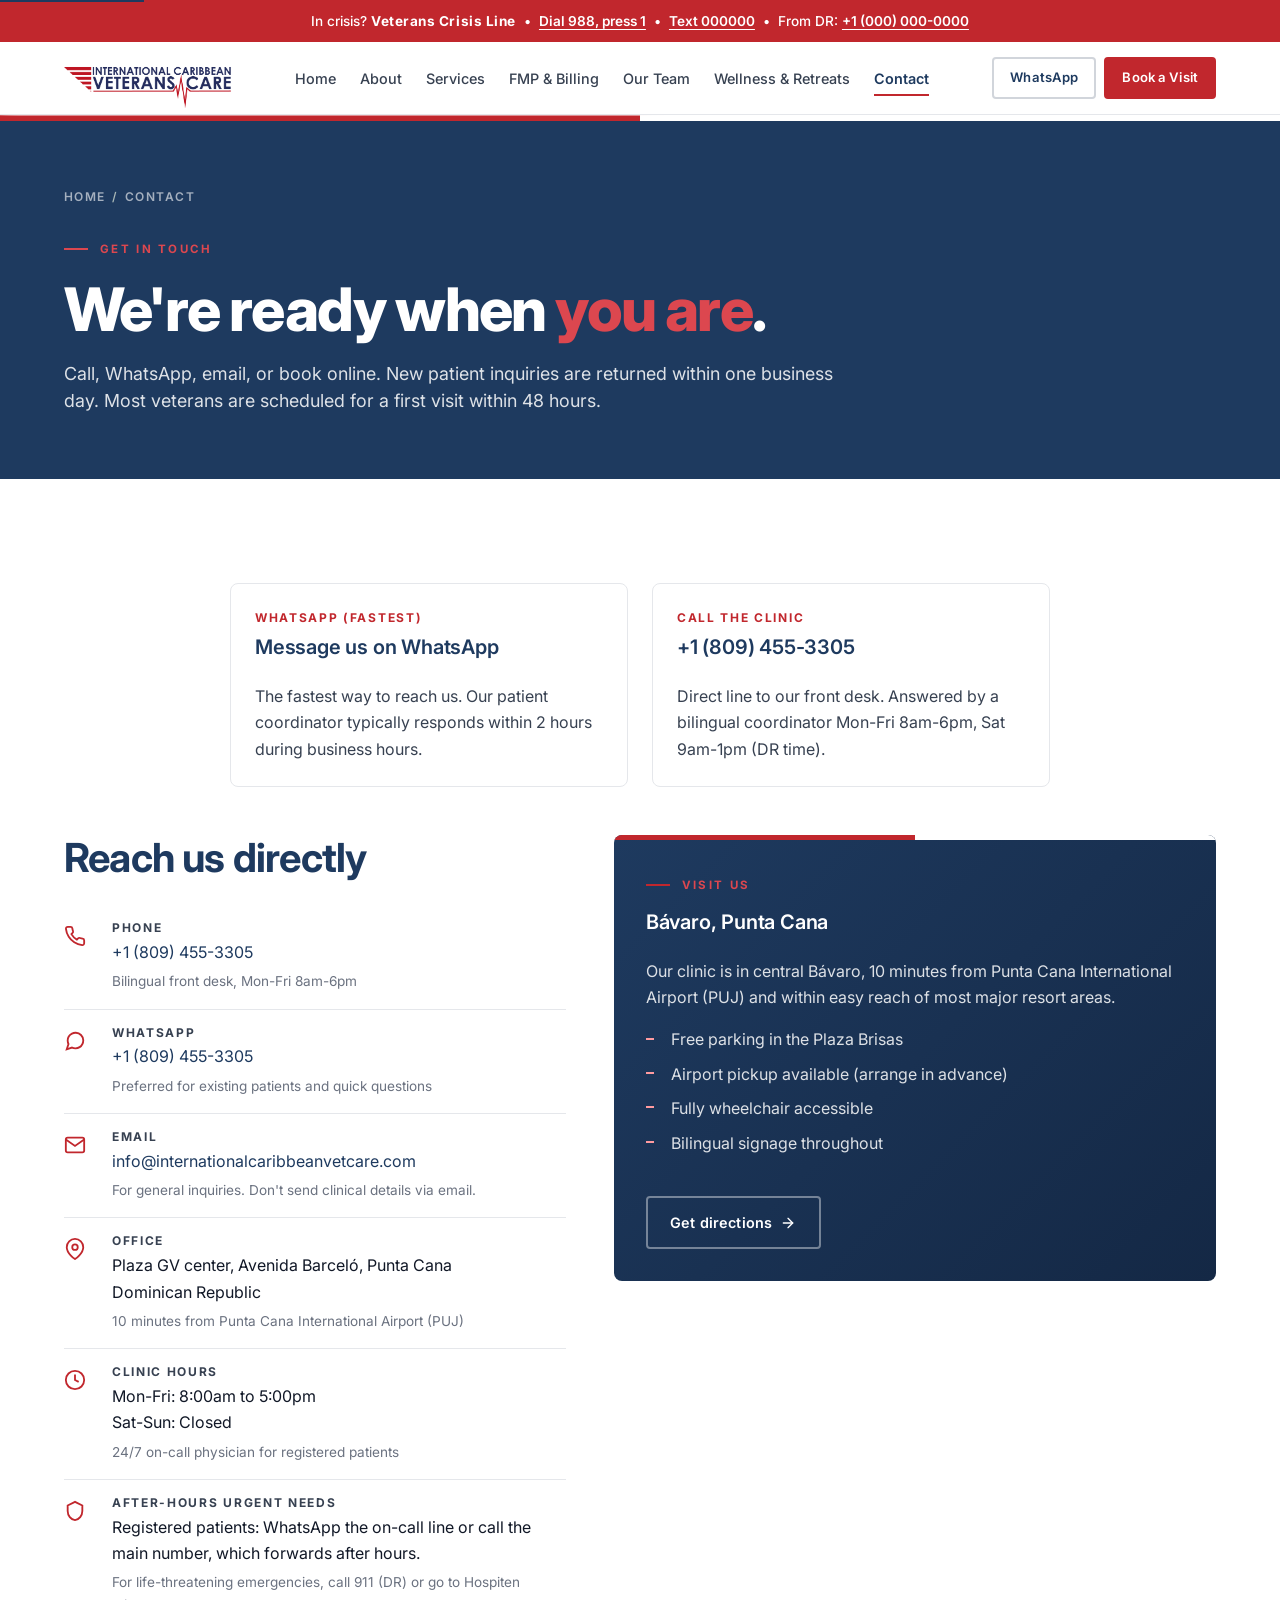
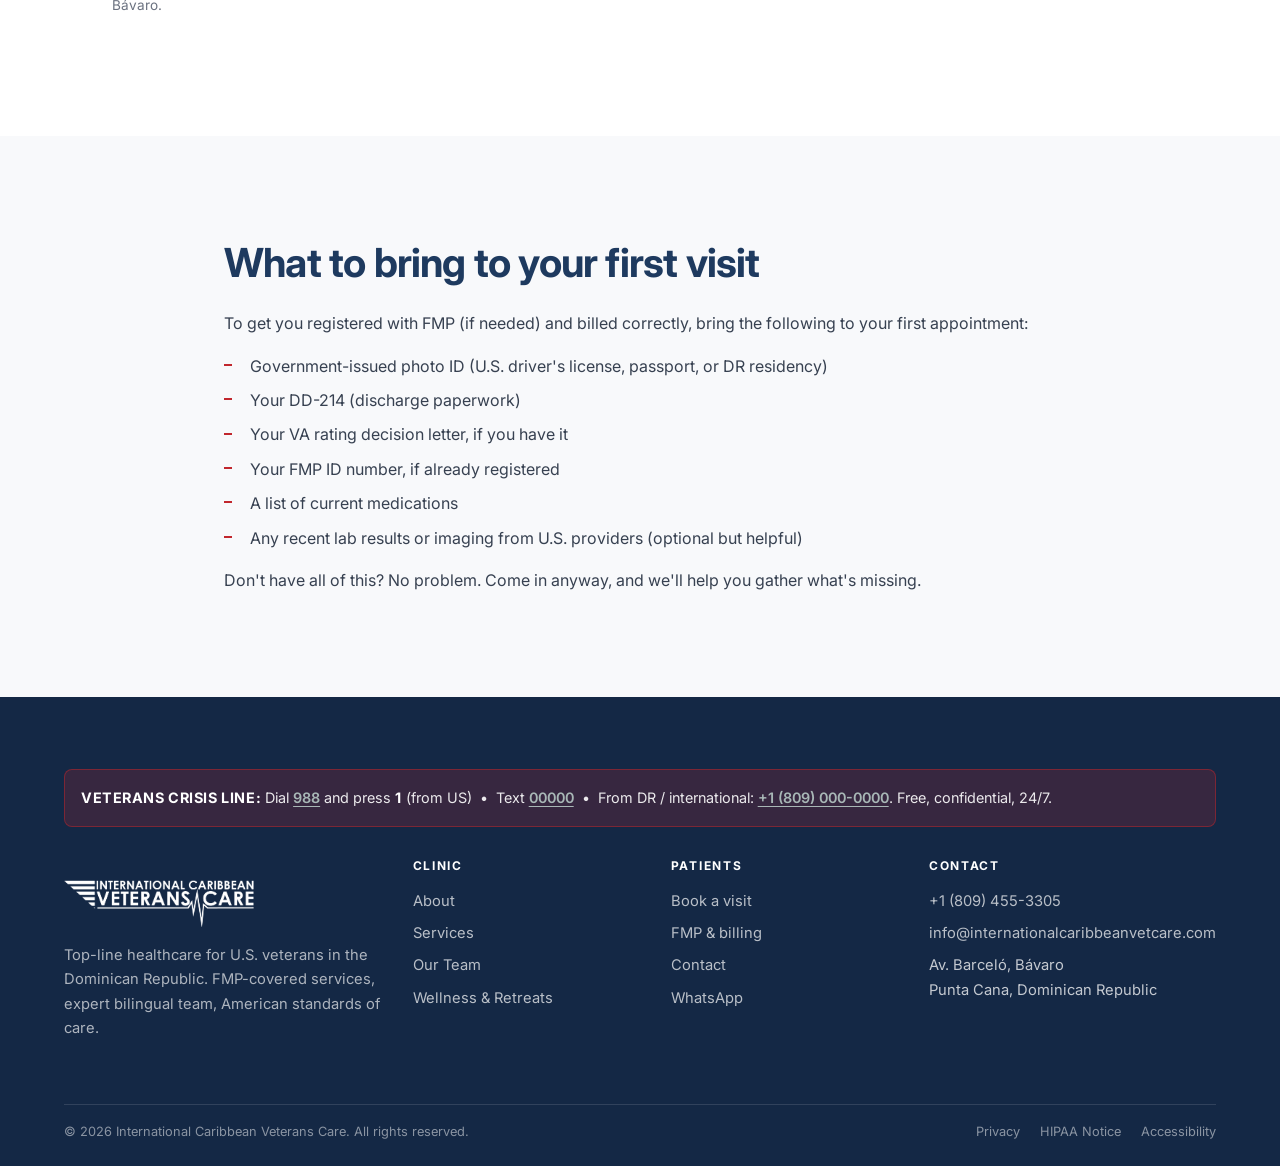
<file: contact.html>
<!doctype html>
<html lang="en">
<head>
<meta charset="utf-8">
<meta name="viewport" content="width=device-width, initial-scale=1">
<title>Contact - International Caribbean Veterans Care</title>
<meta name="description" content="Reach the clinic by phone, WhatsApp, or email. Visit us in Bavaro, Punta Cana. Book a visit, verify FMP coverage, or request retreat info.">
<link rel="preconnect" href="https://fonts.googleapis.com">
<link rel="preconnect" href="https://fonts.gstatic.com" crossorigin>
<link href="https://fonts.googleapis.com/css2?family=Inter:wght@400;500;600;700;800&display=swap" rel="stylesheet">
<link rel="stylesheet" href="css/styles.css">
<link rel="icon" type="image/png" href="images/logo/icvc_logo_color.png">
</head>
<body>

<a class="skip-link" href="#main">Skip to content</a>

<!-- Crisis banner -->
<div class="crisis-banner" role="region" aria-label="Crisis support">
  In crisis? <strong>Veterans Crisis Line</strong> &nbsp;&bull;&nbsp;
  <a href="tel:988">Dial 988, press 1</a> &nbsp;&bull;&nbsp;
  <a href="sms:000000">Text 000000</a> &nbsp;&bull;&nbsp;
  From DR: <a href="tel:+10000000000">+1 (000) 000-0000</a>
</div>

<!-- Header -->
<header class="site-header">
  <div class="container">
    <nav class="nav" aria-label="Main">
      <a href="index.html" class="brand" aria-label="International Caribbean Veterans Care, home"> <img src="images/logo/icvc_logo_color.png" alt="International Caribbean Veterans Care" class="brand-logo"> </a>
      <button class="nav-toggle" aria-label="Menu" aria-expanded="false" aria-controls="primary-nav">
        <span></span>
      </button>
      <ul class="nav-links" id="primary-nav">
        <li><a href="index.html">Home</a></li>
        <li><a href="about.html">About</a></li>
        <li><a href="services.html">Services</a></li>
        <li><a href="fmp.html">FMP &amp; Billing</a></li>
        <li><a href="team.html">Our Team</a></li>
        <li><a href="wellness.html">Wellness &amp; Retreats</a></li>
        <li><a href="contact.html" class="active">Contact</a></li>
      </ul>
      <div class="nav-cta">
        <a href="https://wa.me/18094553305" class="btn btn--outline btn--sm">WhatsApp</a>
        <a href="contact.html#booking" class="btn btn--primary btn--sm">Book a Visit</a>
      </div>
    </nav>
  </div>
</header>

<main id="main">

<section class="page-banner">
  <div class="container">
    <div class="page-banner-inner">
      <nav class="breadcrumb" aria-label="Breadcrumb">
        <a href="index.html">Home</a> <span class="sep">/</span> <span>Contact</span>
      </nav>
      <span class="eyebrow" style="color: #dc474f;">Get in touch</span>
      <h1>We're ready when <span class="accent" style="color: #dc474f;">you are</span>.</h1>
      <p class="lead">
        Call, WhatsApp, email, or book online. New patient inquiries are
        returned within one business day. Most veterans are scheduled for
        a first visit within 48 hours.
      </p>
    </div>
  </div>
</section>

<!-- Primary CTAs -->
<section id="booking">
  <div class="container">
    <div class="grid grid--2 reveal" style="gap: var(--space-3); max-width: 820px; margin: 0 auto var(--space-5);">
      <a href="https://wa.me/18094553305" class="card" style="text-decoration: none; color: inherit; display: block;">
        <div class="service-num">WHATSAPP (FASTEST)</div>
        <h3 style="margin-top: 0.5rem;">Message us on WhatsApp</h3>
        <p style="color: var(--ink-soft); margin: 0;">The fastest way to reach us. Our patient coordinator typically responds within 2 hours during business hours.</p>
      </a>
      <a href="tel:+18094553305" class="card" style="text-decoration: none; color: inherit; display: block;">
        <div class="service-num">CALL THE CLINIC</div>
        <h3 style="margin-top: 0.5rem;">+1 (809) 455-3305</h3>
        <p style="color: var(--ink-soft); margin: 0;">Direct line to our front desk. Answered by a bilingual coordinator Mon-Fri 8am-6pm, Sat 9am-1pm (DR time).</p>
      </a>
    </div>

    <div class="split split--offset">
      <div class="reveal">
        <h2 style="margin-bottom: var(--space-3);">Reach us directly</h2>

        <div style="padding: var(--space-2) 0; border-bottom: 1px solid var(--line); display: grid; grid-template-columns: 32px 1fr; gap: var(--space-2);">
          <svg style="width: 22px; height: 22px; color: var(--red); margin-top: 4px;" viewBox="0 0 24 24" fill="none" stroke="currentColor" stroke-width="2"><path d="M22 16.92v3a2 2 0 01-2.18 2 19.79 19.79 0 01-8.63-3.07 19.5 19.5 0 01-6-6 19.79 19.79 0 01-3.07-8.67A2 2 0 014.11 2h3a2 2 0 012 1.72 12.84 12.84 0 00.7 2.81 2 2 0 01-.45 2.11L8.09 9.91a16 16 0 006 6l1.27-1.27a2 2 0 012.11-.45 12.84 12.84 0 002.81.7A2 2 0 0122 16.92z"/></svg>
          <div>
            <h4 style="font-size: 0.75rem; letter-spacing: 0.14em; text-transform: uppercase; color: var(--ink-soft); margin: 0 0 0.25rem; font-weight: 700;">Phone</h4>
            <a href="tel:+18094553305" style="display:block;">+1 (809) 455-3305</a>
            <p style="font-size: 0.85rem; color: var(--stone); margin-top: 0.3rem; margin-bottom: 0;">Bilingual front desk, Mon-Fri 8am-6pm</p>
          </div>
        </div>

        <div style="padding: var(--space-2) 0; border-bottom: 1px solid var(--line); display: grid; grid-template-columns: 32px 1fr; gap: var(--space-2);">
          <svg style="width: 22px; height: 22px; color: var(--red); margin-top: 4px;" viewBox="0 0 24 24" fill="none" stroke="currentColor" stroke-width="2"><path d="M21 11.5a8.38 8.38 0 01-.9 3.8 8.5 8.5 0 01-7.6 4.7 8.38 8.38 0 01-3.8-.9L3 21l1.9-5.7a8.38 8.38 0 01-.9-3.8 8.5 8.5 0 014.7-7.6 8.38 8.38 0 013.8-.9h.5a8.48 8.48 0 018 8v.5z"/></svg>
          <div>
            <h4 style="font-size: 0.75rem; letter-spacing: 0.14em; text-transform: uppercase; color: var(--ink-soft); margin: 0 0 0.25rem; font-weight: 700;">WhatsApp</h4>
            <a href="https://wa.me/18094553305" style="display:block;">+1 (809) 455-3305</a>
            <p style="font-size: 0.85rem; color: var(--stone); margin-top: 0.3rem; margin-bottom: 0;">Preferred for existing patients and quick questions</p>
          </div>
        </div>

        <div style="padding: var(--space-2) 0; border-bottom: 1px solid var(--line); display: grid; grid-template-columns: 32px 1fr; gap: var(--space-2);">
          <svg style="width: 22px; height: 22px; color: var(--red); margin-top: 4px;" viewBox="0 0 24 24" fill="none" stroke="currentColor" stroke-width="2"><path d="M4 4h16c1.1 0 2 .9 2 2v12c0 1.1-.9 2-2 2H4c-1.1 0-2-.9-2-2V6c0-1.1.9-2 2-2z"/><polyline points="22,6 12,13 2,6"/></svg>
          <div>
            <h4 style="font-size: 0.75rem; letter-spacing: 0.14em; text-transform: uppercase; color: var(--ink-soft); margin: 0 0 0.25rem; font-weight: 700;">Email</h4>
            <a href="mailto:info@internationalcaribbeanvetcare.com" style="display:block;">info@internationalcaribbeanvetcare.com</a>
            <p style="font-size: 0.85rem; color: var(--stone); margin-top: 0.3rem; margin-bottom: 0;">For general inquiries. Don't send clinical details via email.</p>
          </div>
        </div>

        <div style="padding: var(--space-2) 0; border-bottom: 1px solid var(--line); display: grid; grid-template-columns: 32px 1fr; gap: var(--space-2);">
          <svg style="width: 22px; height: 22px; color: var(--red); margin-top: 4px;" viewBox="0 0 24 24" fill="none" stroke="currentColor" stroke-width="2"><path d="M21 10c0 7-9 13-9 13s-9-6-9-13a9 9 0 0118 0z"/><circle cx="12" cy="10" r="3"/></svg>
          <div>
            <h4 style="font-size: 0.75rem; letter-spacing: 0.14em; text-transform: uppercase; color: var(--ink-soft); margin: 0 0 0.25rem; font-weight: 700;">Office</h4>
            <p style="margin:0;">Plaza GV center, Avenida Barcel&oacute;, Punta Cana<br>Dominican Republic</p>
            <p style="font-size: 0.85rem; color: var(--stone); margin-top: 0.3rem; margin-bottom: 0;">10 minutes from Punta Cana International Airport (PUJ)</p>
          </div>
        </div>

        <div style="padding: var(--space-2) 0; border-bottom: 1px solid var(--line); display: grid; grid-template-columns: 32px 1fr; gap: var(--space-2);">
          <svg style="width: 22px; height: 22px; color: var(--red); margin-top: 4px;" viewBox="0 0 24 24" fill="none" stroke="currentColor" stroke-width="2"><circle cx="12" cy="12" r="10"/><polyline points="12 6 12 12 16 14"/></svg>
          <div>
            <h4 style="font-size: 0.75rem; letter-spacing: 0.14em; text-transform: uppercase; color: var(--ink-soft); margin: 0 0 0.25rem; font-weight: 700;">Clinic Hours</h4>
            <p style="margin:0;">Mon-Fri: 8:00am to 5:00pm<br>Sat-Sun: Closed<br>
            <p style="font-size: 0.85rem; color: var(--stone); margin-top: 0.3rem; margin-bottom: 0;">24/7 on-call physician for registered patients</p>
          </div>
        </div>

        <div style="padding: var(--space-2) 0; display: grid; grid-template-columns: 32px 1fr; gap: var(--space-2);">
          <svg style="width: 22px; height: 22px; color: var(--red); margin-top: 4px;" viewBox="0 0 24 24" fill="none" stroke="currentColor" stroke-width="2"><path d="M12 2L4 6v6c0 5 3.5 9.5 8 10 4.5-.5 8-5 8-10V6l-8-4z"/></svg>
          <div>
            <h4 style="font-size: 0.75rem; letter-spacing: 0.14em; text-transform: uppercase; color: var(--ink-soft); margin: 0 0 0.25rem; font-weight: 700;">After-Hours Urgent Needs</h4>
            <p style="margin:0;">Registered patients: WhatsApp the on-call line or call the main number, which forwards after hours.</p>
            <p style="font-size: 0.85rem; color: var(--stone); margin-top: 0.3rem; margin-bottom: 0;">For life-threatening emergencies, call 911 (DR) or go to Hospiten B&aacute;varo.</p>
          </div>
        </div>
      </div>

      <!-- Map / directions card -->
      <div class="reveal">
        <div class="fmp-card" style="min-height: 420px; padding: var(--space-4);">
          <span class="eyebrow" style="color: #dc474f;">Visit us</span>
          <h3 style="color: var(--white);">B&aacute;varo, Punta Cana</h3>
          <p>
            Our clinic is in central B&aacute;varo, 10 minutes from Punta Cana
            International Airport (PUJ) and within easy reach of most major
            resort areas.
          </p>
          <ul class="prose" style="margin-top: 1rem; padding-left: 0; list-style: none;">
            <li style="padding-left: 1.6rem; position: relative; margin-bottom: 0.5rem; color: rgba(255,255,255,0.85);">
              <span style="position:absolute;left:0;top:0.7em;width:8px;height:2px;background:#ff9ba0;"></span>
              Free parking in the Plaza Brisas
            </li>
            <li style="padding-left: 1.6rem; position: relative; margin-bottom: 0.5rem; color: rgba(255,255,255,0.85);">
              <span style="position:absolute;left:0;top:0.7em;width:8px;height:2px;background:#ff9ba0;"></span>
              Airport pickup available (arrange in advance)
            </li>
            <li style="padding-left: 1.6rem; position: relative; margin-bottom: 0.5rem; color: rgba(255,255,255,0.85);">
              <span style="position:absolute;left:0;top:0.7em;width:8px;height:2px;background:#ff9ba0;"></span>
              Fully wheelchair accessible
            </li>
            <li style="padding-left: 1.6rem; position: relative; margin-bottom: 0.5rem; color: rgba(255,255,255,0.85);">
              <span style="position:absolute;left:0;top:0.7em;width:8px;height:2px;background:#ff9ba0;"></span>
              Bilingual signage throughout
            </li>
          </ul>
          <a href="https://maps.app.goo.gl/KmaCW93Be2eybFMJ9" target="_blank" rel="noopener" class="btn btn--outline-white" style="margin-top: var(--space-3);">
            Get directions
            <svg class="arrow" width="16" height="16" viewBox="0 0 24 24" fill="none" stroke="currentColor" stroke-width="2" stroke-linecap="round" stroke-linejoin="round"><line x1="5" y1="12" x2="19" y2="12"/><polyline points="12 5 19 12 12 19"/></svg>
          </a>
        </div>
      </div>
    </div>
  </div>
</section>

<!-- What to bring -->
<section style="background: var(--off-white);">
  <div class="container container--narrow">
    <div class="prose reveal">
      <h2>What to bring to your first visit</h2>
      <p>
        To get you registered with FMP (if needed) and billed correctly,
        bring the following to your first appointment:
      </p>
      <ul>
        <li>Government-issued photo ID (U.S. driver's license, passport, or DR residency)</li>
        <li>Your DD-214 (discharge paperwork)</li>
        <li>Your VA rating decision letter, if you have it</li>
        <li>Your FMP ID number, if already registered</li>
        <li>A list of current medications</li>
        <li>Any recent lab results or imaging from U.S. providers (optional but helpful)</li>
      </ul>
      <p>
        Don't have all of this? No problem. Come in anyway, and we'll
        help you gather what's missing.
      </p>
    </div>
  </div>
</section>

</main>

<!-- Footer -->
<footer class="site-footer">
  <div class="container">
    <div class="footer-crisis">
       <strong>VETERANS CRISIS LINE:</strong> Dial <a href="tel:988">988</a> and press <strong>1</strong> (from US) &nbsp;&bull;&nbsp; Text <a href="sms:00000">00000</a> &nbsp;&bull;&nbsp; From DR / international: <a href="tel:+18090000000">+1 (809) 000-0000</a>. Free, confidential, 24/7.
    </div>

    <div class="footer-top">
      <div>
        <div class="footer-brand"> <img src="images/logo/icvc_logo_blanco.png" alt="International Caribbean Veterans Care" class="footer-logo"> </div>
        <p>Top-line healthcare for U.S. veterans in the Dominican Republic. FMP-covered services, expert bilingual team, American standards of care.</p>
      </div>
      <div>
        <h4>Clinic</h4>
        <ul class="footer-links">
          <li><a href="about.html">About</a></li>
          <li><a href="services.html">Services</a></li>
          <li><a href="team.html">Our Team</a></li>
          <li><a href="wellness.html">Wellness &amp; Retreats</a></li>
        </ul>
      </div>
      <div>
        <h4>Patients</h4>
        <ul class="footer-links">
          <li><a href="contact.html#booking">Book a visit</a></li>
          <li><a href="fmp.html">FMP &amp; billing</a></li>
          <li><a href="contact.html">Contact</a></li>
          <li><a href="https://wa.me/18094553305">WhatsApp</a></li>
        </ul>
      </div>
      <div>
        <h4>Contact</h4>
         <ul class="footer-links">
          <li><a href="tel:+18094553305">+1 (809) 455-3305</a></li>
          <li><a href="mailto:info@internationalcaribbeanvetcare.com">info@internationalcaribbeanvetcare.com</a></li>
          <li>Av. Barcel&oacute;, B&aacute;varo<br>Punta Cana, Dominican Republic</li>
        </ul>
      </div>
    </div>

     <div class="footer-bottom">
      <div>&copy; <span id="year"></span> International Caribbean Veterans Care. All rights reserved.</div>
      <div>
        <span href="#privacy" style="margin-right: 1rem;">Privacy</span>
        <span href="#hipaa" style="margin-right: 1rem;">HIPAA Notice</span>
        <span href="#accessibility">Accessibility</span>
      </div>
    </div>
  </div>
</footer>

<script src="js/main.js"></script>
</body>
</html>
</file>
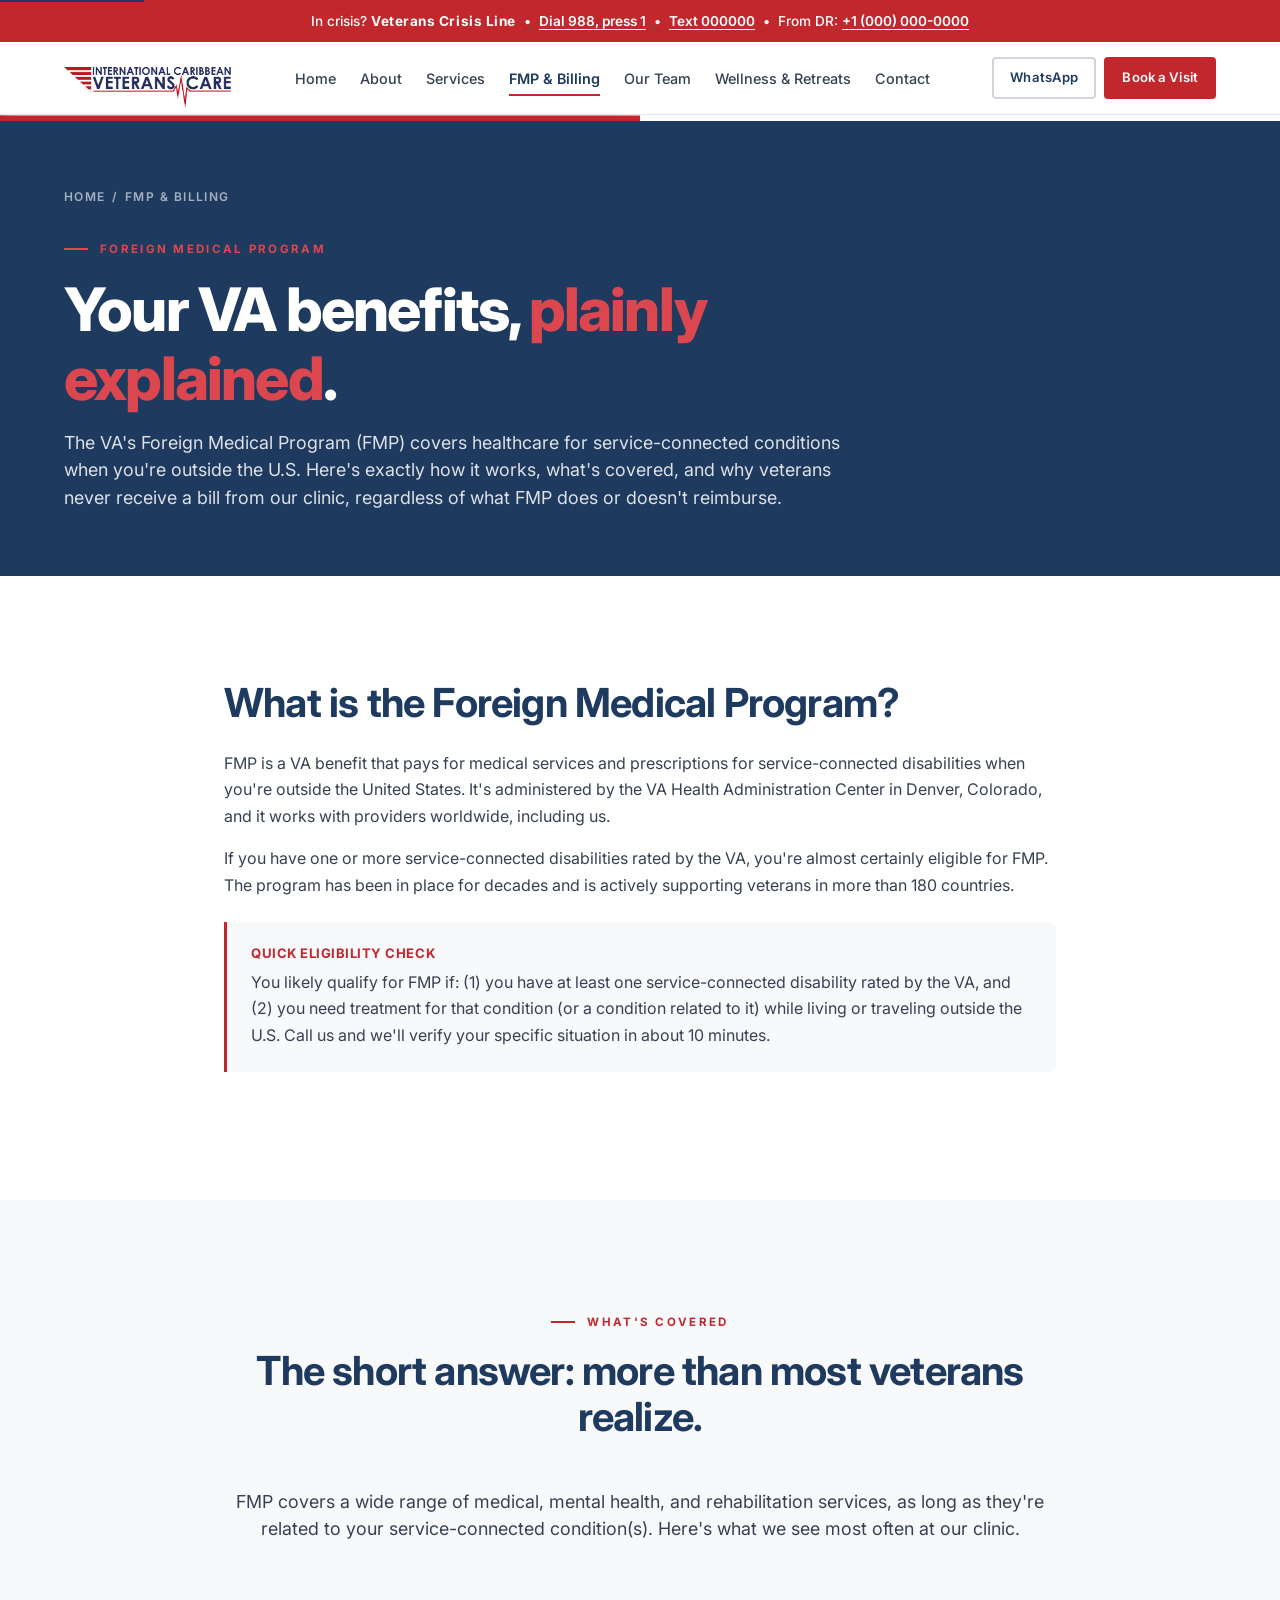
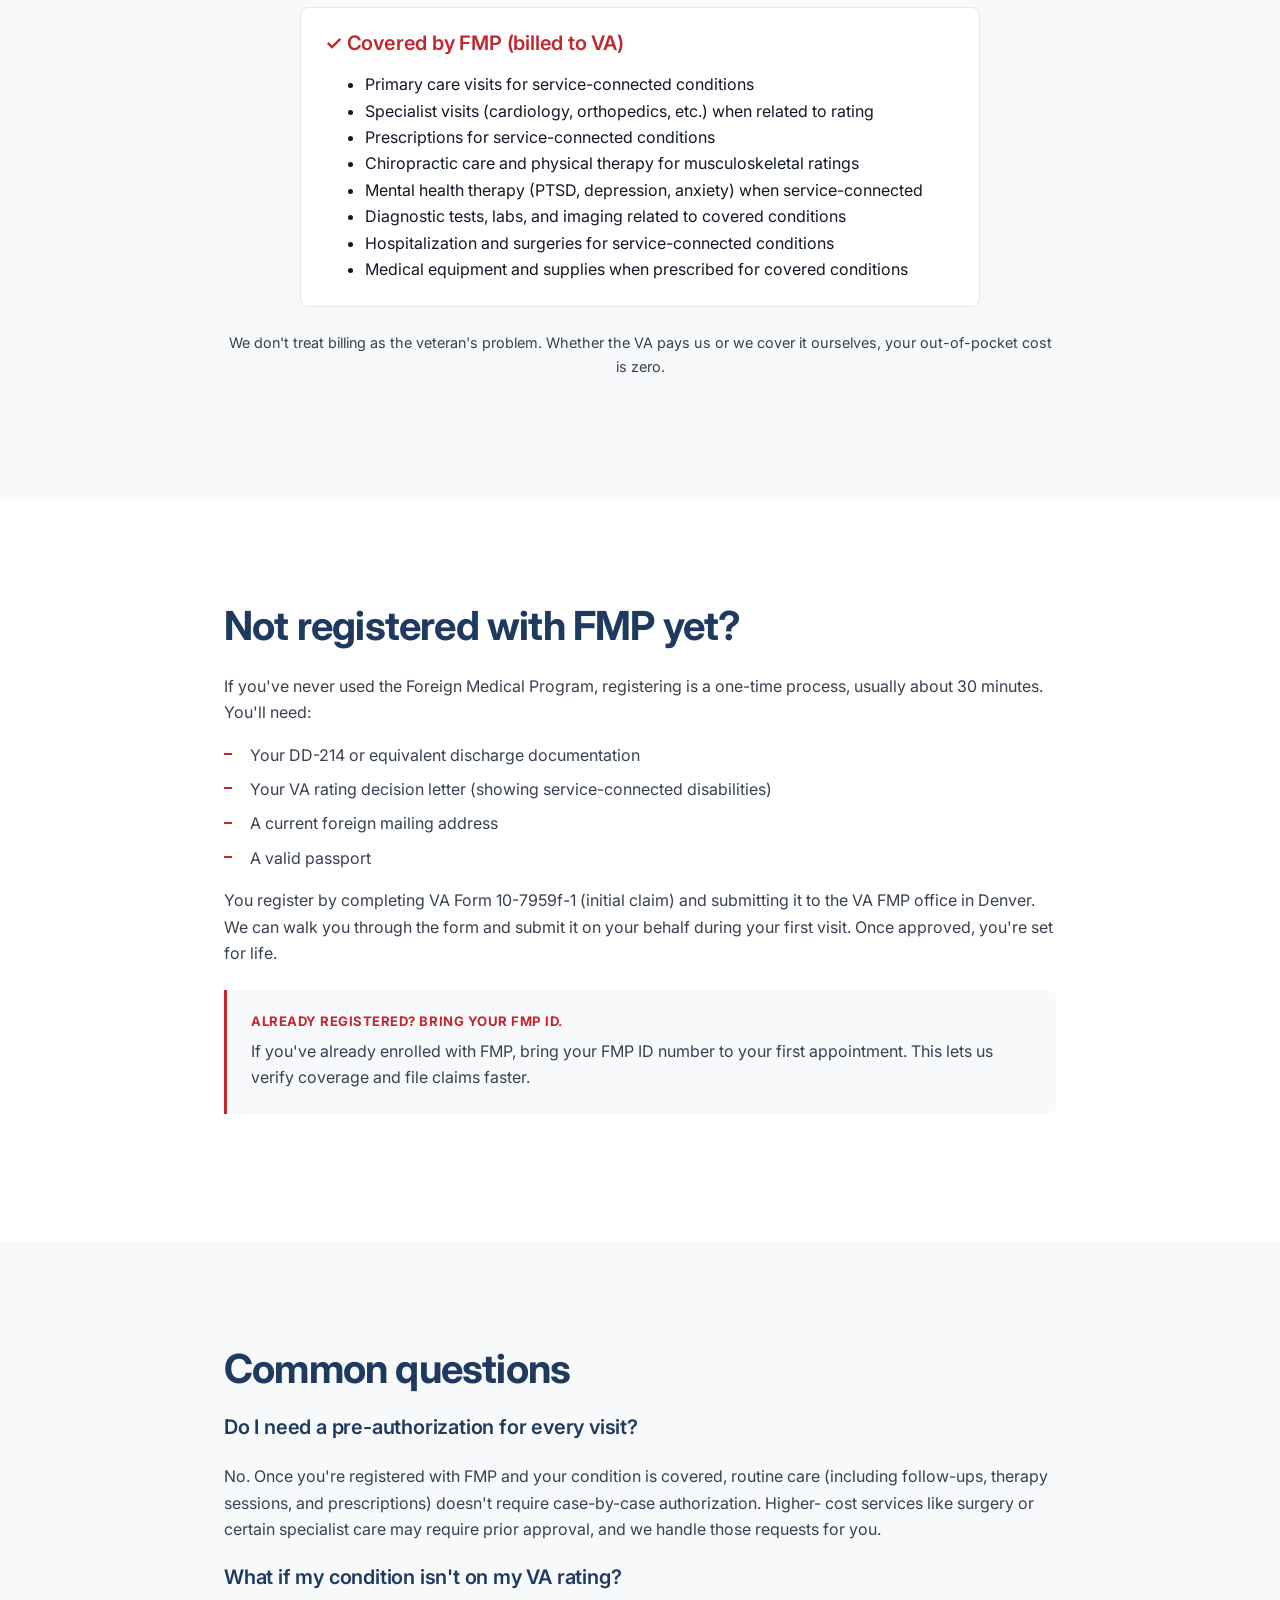
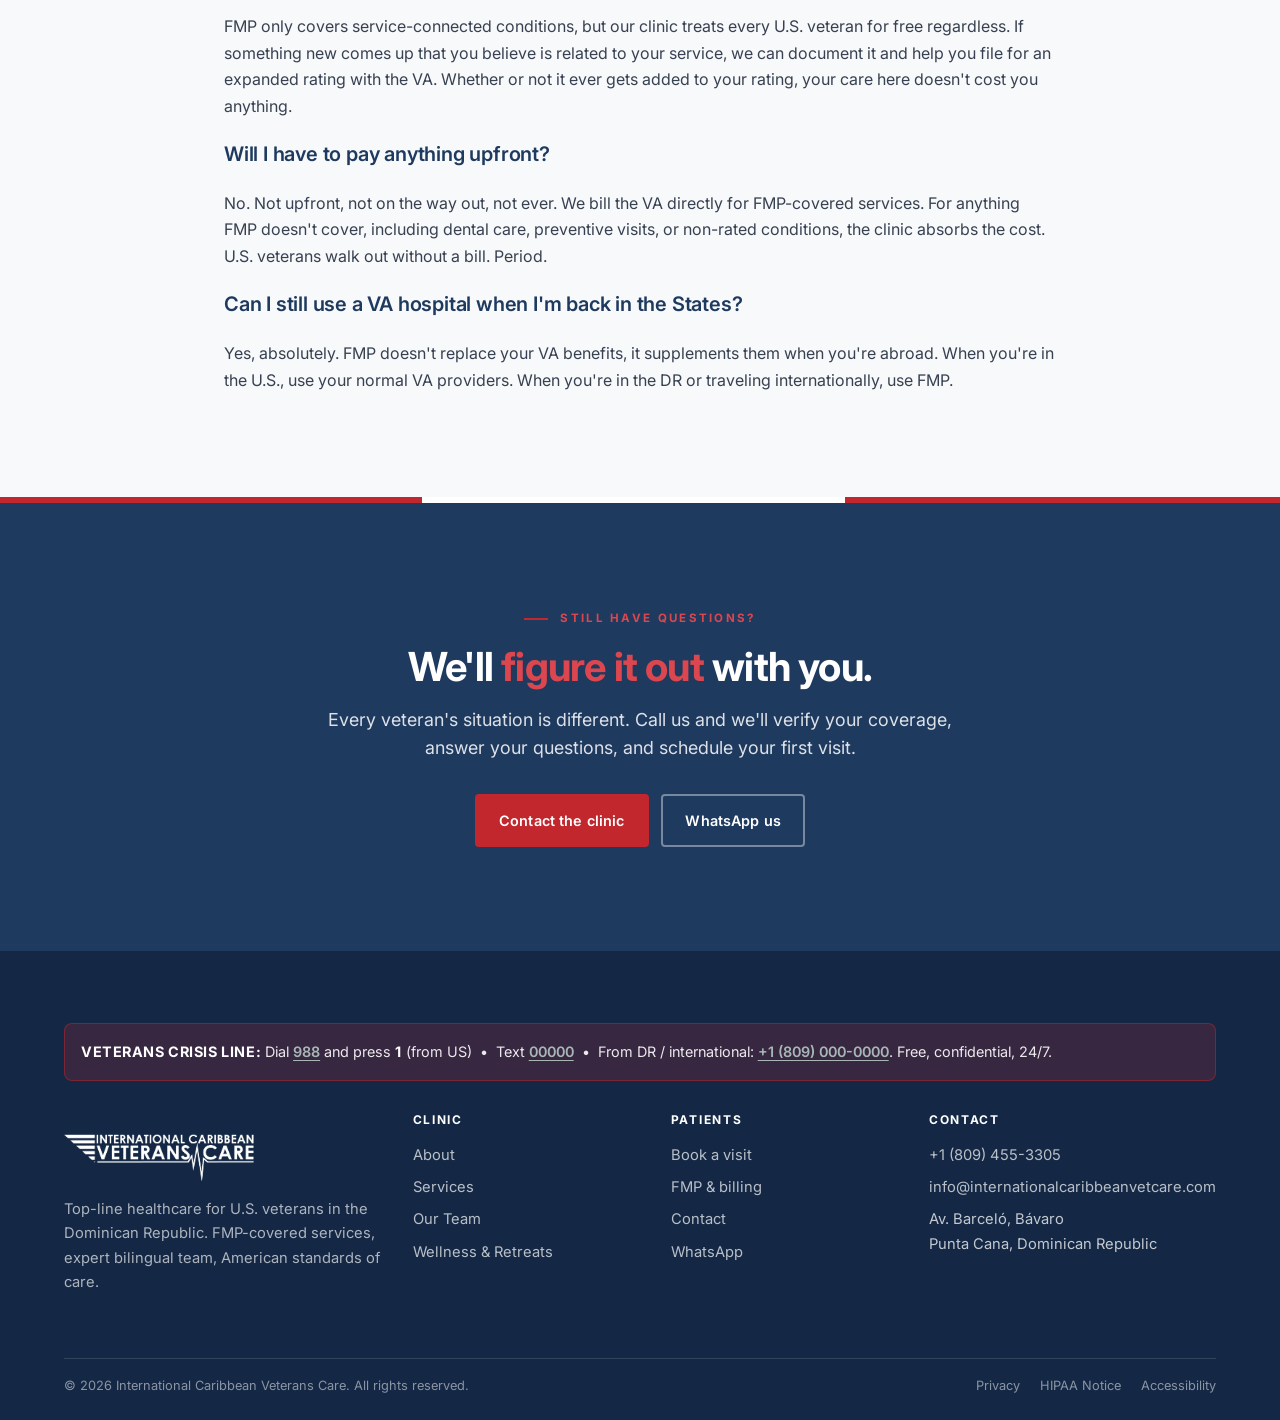
<file: fmp.html>
<!doctype html>
<html lang="en">
<head>
<meta charset="utf-8">
<meta name="viewport" content="width=device-width, initial-scale=1">
<title>FMP and Billing - International Caribbean Veterans Care</title>
<meta name="description" content="Everything you need to know about the VA's Foreign Medical Program (FMP): eligibility, coverage, registration, and how we handle billing.">
<link rel="preconnect" href="https://fonts.googleapis.com">
<link rel="preconnect" href="https://fonts.gstatic.com" crossorigin>
<link href="https://fonts.googleapis.com/css2?family=Inter:wght@400;500;600;700;800&display=swap" rel="stylesheet">
<link rel="stylesheet" href="css/styles.css">
<link rel="icon" type="image/png" href="images/logo/icvc_logo_color.png">
</head>
<body>

<a class="skip-link" href="#main">Skip to content</a>

<!-- Crisis banner -->
<div class="crisis-banner" role="region" aria-label="Crisis support">
  In crisis? <strong>Veterans Crisis Line</strong> &nbsp;&bull;&nbsp;
  <a href="tel:988">Dial 988, press 1</a> &nbsp;&bull;&nbsp;
  <a href="sms:000000">Text 000000</a> &nbsp;&bull;&nbsp;
  From DR: <a href="tel:+10000000000">+1 (000) 000-0000</a>
</div>

<!-- Header -->
<header class="site-header">
  <div class="container">
    <nav class="nav" aria-label="Main">
      <a href="index.html" class="brand" aria-label="International Caribbean Veterans Care, home"> <img src="images/logo/icvc_logo_color.png" alt="International Caribbean Veterans Care" class="brand-logo"> </a>
      <button class="nav-toggle" aria-label="Menu" aria-expanded="false" aria-controls="primary-nav">
        <span></span>
      </button>
      <ul class="nav-links" id="primary-nav">
        <li><a href="index.html">Home</a></li>
        <li><a href="about.html">About</a></li>
        <li><a href="services.html">Services</a></li>
        <li><a href="fmp.html" class="active">FMP &amp; Billing</a></li>
        <li><a href="team.html">Our Team</a></li>
        <li><a href="wellness.html">Wellness &amp; Retreats</a></li>
        <li><a href="contact.html">Contact</a></li>
      </ul>
      <div class="nav-cta">
        <a href="https://wa.me/18094553305" class="btn btn--outline btn--sm">WhatsApp</a>
        <a href="contact.html#booking" class="btn btn--primary btn--sm">Book a Visit</a>
      </div>
    </nav>
  </div>
</header>

<main id="main">

<section class="page-banner">
  <div class="container">
    <div class="page-banner-inner">
      <nav class="breadcrumb" aria-label="Breadcrumb">
        <a href="index.html">Home</a> <span class="sep">/</span> <span>FMP &amp; Billing</span>
      </nav>
      <span class="eyebrow" style="color: #dc474f;">Foreign Medical Program</span>
      <h1>Your VA benefits, <span class="accent" style="color: #dc474f;">plainly explained</span>.</h1>
      <p class="lead">
        The VA's Foreign Medical Program (FMP) covers healthcare for
        service-connected conditions when you're outside the U.S. Here's
        exactly how it works, what's covered, and why veterans never
        receive a bill from our clinic, regardless of what FMP does or
        doesn't reimburse.
      </p>
    </div>
  </div>
</section>

<!-- What is FMP -->
<section>
  <div class="container container--narrow">
    <div class="prose reveal">
      <h2>What is the Foreign Medical Program?</h2>
      <p>
        FMP is a VA benefit that pays for medical services and prescriptions
        for service-connected disabilities when you're outside the United
        States. It's administered by the VA Health Administration Center in
        Denver, Colorado, and it works with providers worldwide, including
        us.
      </p>
      <p>
        If you have one or more service-connected disabilities rated by the
        VA, you're almost certainly eligible for FMP. The program has been
        in place for decades and is actively supporting veterans in more
        than 180 countries.
      </p>

      <div class="callout">
        <h4>Quick eligibility check</h4>
        <p>
          You likely qualify for FMP if: (1) you have at least one
          service-connected disability rated by the VA, and (2) you need
          treatment for that condition (or a condition related to it) while
          living or traveling outside the U.S. Call us and we'll verify
          your specific situation in about 10 minutes.
        </p>
      </div>
    </div>
  </div>
</section>

<!-- Coverage -->
<section style="background: var(--off-white);">
  <div class="container container--narrow">
    <div class="section-intro reveal" style="grid-template-columns: 1fr; text-align: center;">
      <div>
        <span class="eyebrow" style="justify-content: center;">What's covered</span>
        <h2>The short answer: more than most veterans realize.</h2>
      </div>
      <p class="lead">
        FMP covers a wide range of medical, mental health, and rehabilitation
        services, as long as they're related to your service-connected
        condition(s). Here's what we see most often at our clinic.
      </p>
    </div>

    <article class="card reveal" style="max-width: 680px; margin: 0 auto;">
      <h3 style="color: var(--red); margin-bottom: var(--space-2);">&#10003; Covered by FMP (billed to VA)</h3>
      <ul class="prose" style="margin: 0;">
        <li>Primary care visits for service-connected conditions</li>
        <li>Specialist visits (cardiology, orthopedics, etc.) when related to rating</li>
        <li>Prescriptions for service-connected conditions</li>
        <li>Chiropractic care and physical therapy for musculoskeletal ratings</li>
        <li>Mental health therapy (PTSD, depression, anxiety) when service-connected</li>
        <li>Diagnostic tests, labs, and imaging related to covered conditions</li>
        <li>Hospitalization and surgeries for service-connected conditions</li>
        <li>Medical equipment and supplies when prescribed for covered conditions</li>
      </ul>
    </article>

    <p style="text-align: center; margin-top: var(--space-3); color: var(--ink-soft); font-size: 0.9rem;">
      We don't treat billing as the veteran's problem. Whether the VA pays us or we cover it ourselves, your out-of-pocket cost is zero.
    </p>
  </div>
</section>

<!-- Registering for FMP -->
<section>
  <div class="container container--narrow">
    <div class="prose reveal">
      <h2>Not registered with FMP yet?</h2>
      <p>
        If you've never used the Foreign Medical Program, registering is a
        one-time process, usually about 30 minutes. You'll need:
      </p>
      <ul>
        <li>Your DD-214 or equivalent discharge documentation</li>
        <li>Your VA rating decision letter (showing service-connected disabilities)</li>
        <li>A current foreign mailing address</li>
        <li>A valid passport</li>
      </ul>
      <p>
        You register by completing VA Form 10-7959f-1 (initial claim) and
        submitting it to the VA FMP office in Denver. We can walk you
        through the form and submit it on your behalf during your first
        visit. Once approved, you're set for life.
      </p>

      <div class="callout">
        <h4>Already registered? Bring your FMP ID.</h4>
        <p>
          If you've already enrolled with FMP, bring your FMP ID number to
          your first appointment. This lets us verify coverage and file
          claims faster.
        </p>
      </div>
    </div>
  </div>
</section>


<!-- Common questions -->
<section style="background: var(--off-white);">
  <div class="container container--narrow">
    <div class="prose reveal">
      <h2>Common questions</h2>

      <h3>Do I need a pre-authorization for every visit?</h3>
      <p>
        No. Once you're registered with FMP and your condition is covered,
        routine care (including follow-ups, therapy sessions, and
        prescriptions) doesn't require case-by-case authorization. Higher-
        cost services like surgery or certain specialist care may require
        prior approval, and we handle those requests for you.
      </p>

      <h3>What if my condition isn't on my VA rating?</h3>
      <p>
        FMP only covers service-connected conditions, but our clinic
        treats every U.S. veteran for free regardless. If something new
        comes up that you believe is related to your service, we can
        document it and help you file for an expanded rating with the VA.
        Whether or not it ever gets added to your rating, your care here
        doesn't cost you anything.
      </p>

      <h3>Will I have to pay anything upfront?</h3>
      <p>
        No. Not upfront, not on the way out, not ever. We bill the VA
        directly for FMP-covered services. For anything FMP doesn't
        cover, including dental care, preventive visits, or non-rated
        conditions, the clinic absorbs the cost. U.S. veterans walk out
        without a bill. Period.
      </p>

      <h3>Can I still use a VA hospital when I'm back in the States?</h3>
      <p>
        Yes, absolutely. FMP doesn't replace your VA benefits, it
        supplements them when you're abroad. When you're in the U.S., use
        your normal VA providers. When you're in the DR or traveling
        internationally, use FMP.
      </p>
    </div>
  </div>
</section>

<!-- CTA -->
<section class="cta-band">
  <div class="container">
    <span class="eyebrow" style="color: #dc474f;">Still have questions?</span>
    <h2>We'll <span class="accent" style="color: #dc474f;">figure it out</span> with you.</h2>
    <p class="lead">
      Every veteran's situation is different. Call us and we'll verify your
      coverage, answer your questions, and schedule your first visit.
    </p>
    <div class="hero-actions">
      <a href="contact.html" class="btn btn--primary">Contact the clinic</a>
      <a href="https://wa.me/18094553305" class="btn btn--outline-white">WhatsApp us</a>
    </div>
  </div>
</section>

</main>

<!-- Footer -->
<footer class="site-footer">
  <div class="container">
    <div class="footer-crisis">
       <strong>VETERANS CRISIS LINE:</strong> Dial <a href="tel:988">988</a> and press <strong>1</strong> (from US) &nbsp;&bull;&nbsp; Text <a href="sms:00000">00000</a> &nbsp;&bull;&nbsp; From DR / international: <a href="tel:+18090000000">+1 (809) 000-0000</a>. Free, confidential, 24/7.
    </div>

    <div class="footer-top">
      <div>
        <div class="footer-brand"> <img src="images/logo/icvc_logo_blanco.png" alt="International Caribbean Veterans Care" class="footer-logo"> </div>
        <p>Top-line healthcare for U.S. veterans in the Dominican Republic. FMP-covered services, expert bilingual team, American standards of care.</p>
      </div>
      <div>
        <h4>Clinic</h4>
        <ul class="footer-links">
          <li><a href="about.html">About</a></li>
          <li><a href="services.html">Services</a></li>
          <li><a href="team.html">Our Team</a></li>
          <li><a href="wellness.html">Wellness &amp; Retreats</a></li>
        </ul>
      </div>
      <div>
        <h4>Patients</h4>
        <ul class="footer-links">
          <li><a href="contact.html#booking">Book a visit</a></li>
          <li><a href="fmp.html">FMP &amp; billing</a></li>
          <li><a href="contact.html">Contact</a></li>
          <li><a href="https://wa.me/18094553305">WhatsApp</a></li>
        </ul>
      </div>
      <div>
        <h4>Contact</h4>
         <ul class="footer-links">
          <li><a href="tel:+18094553305">+1 (809) 455-3305</a></li>
          <li><a href="mailto:info@internationalcaribbeanvetcare.com">info@internationalcaribbeanvetcare.com</a></li>
          <li>Av. Barcel&oacute;, B&aacute;varo<br>Punta Cana, Dominican Republic</li>
        </ul>
      </div>
    </div>

     <div class="footer-bottom">
      <div>&copy; <span id="year"></span> International Caribbean Veterans Care. All rights reserved.</div>
      <div>
        <span href="#privacy" style="margin-right: 1rem;">Privacy</span>
        <span href="#hipaa" style="margin-right: 1rem;">HIPAA Notice</span>
        <span href="#accessibility">Accessibility</span>
      </div>
    </div>
  </div>
</footer>

<script src="js/main.js"></script>
</body>
</html>
</file>
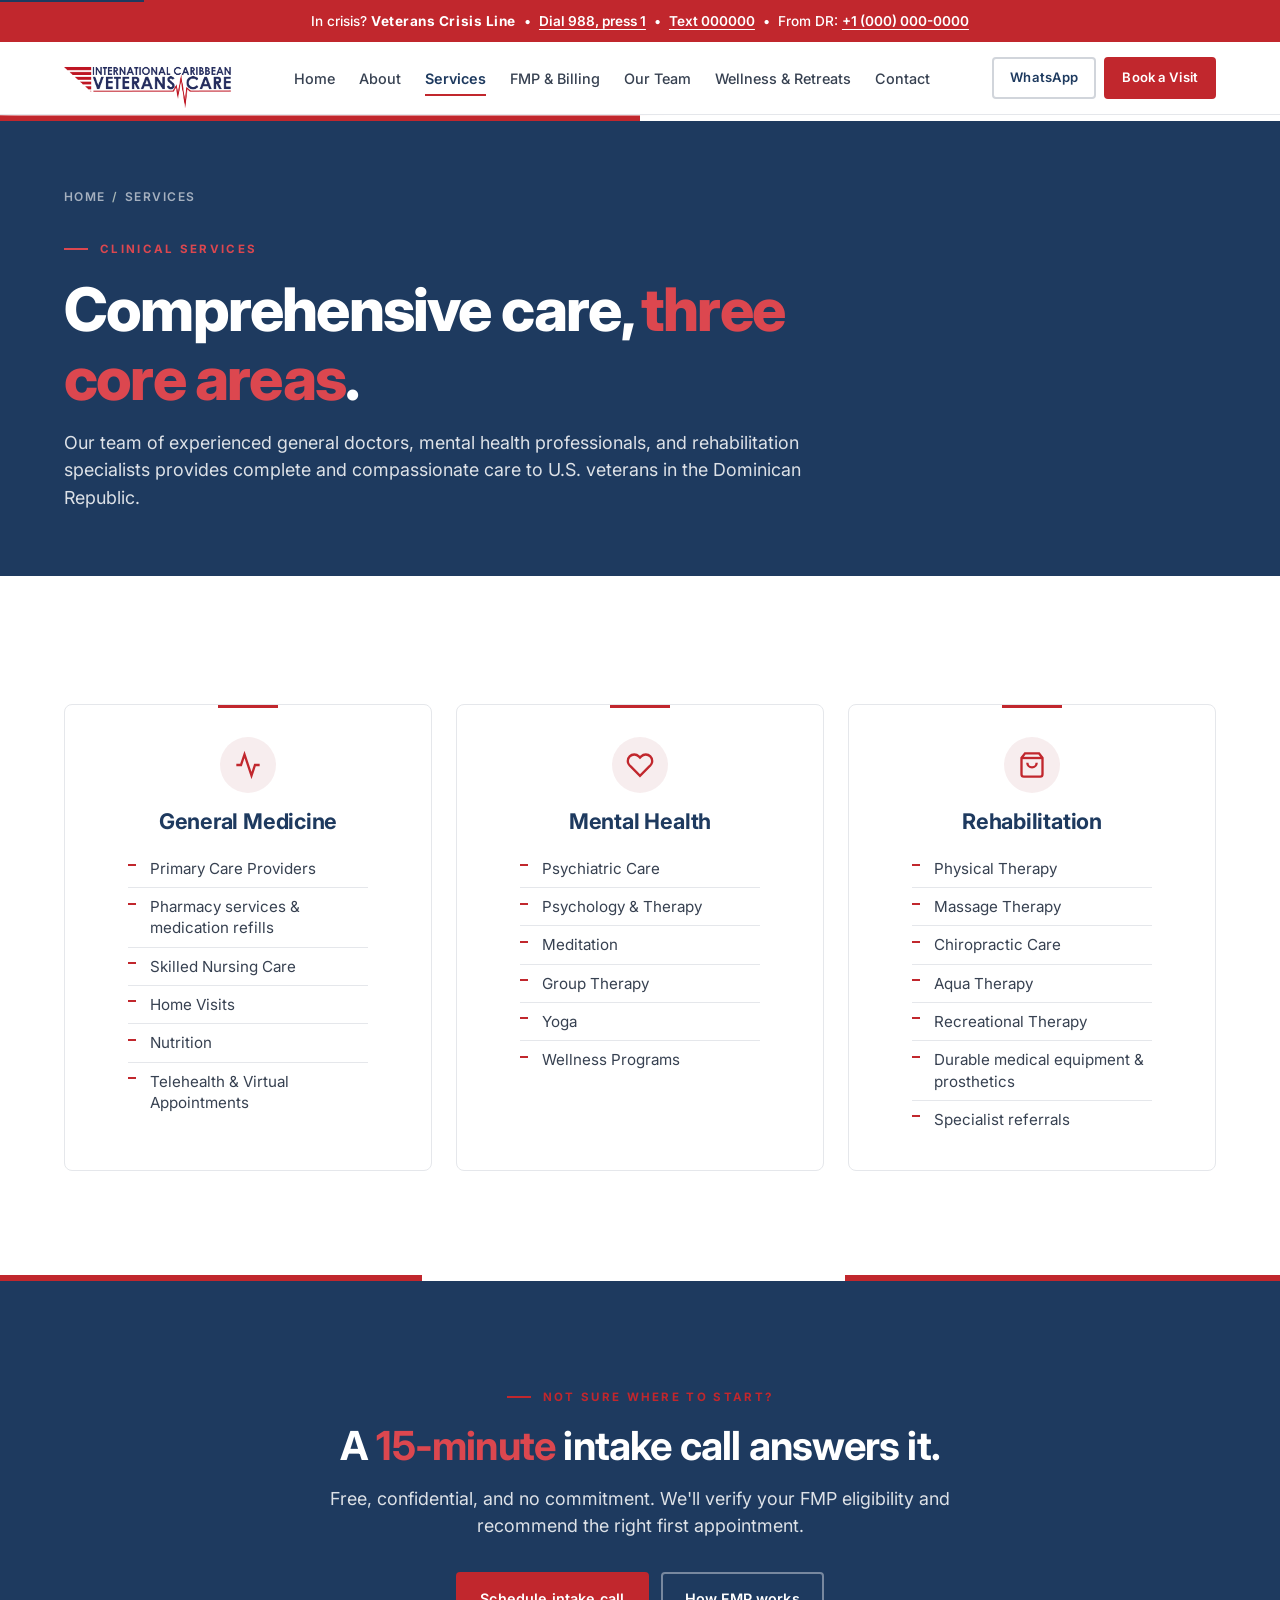
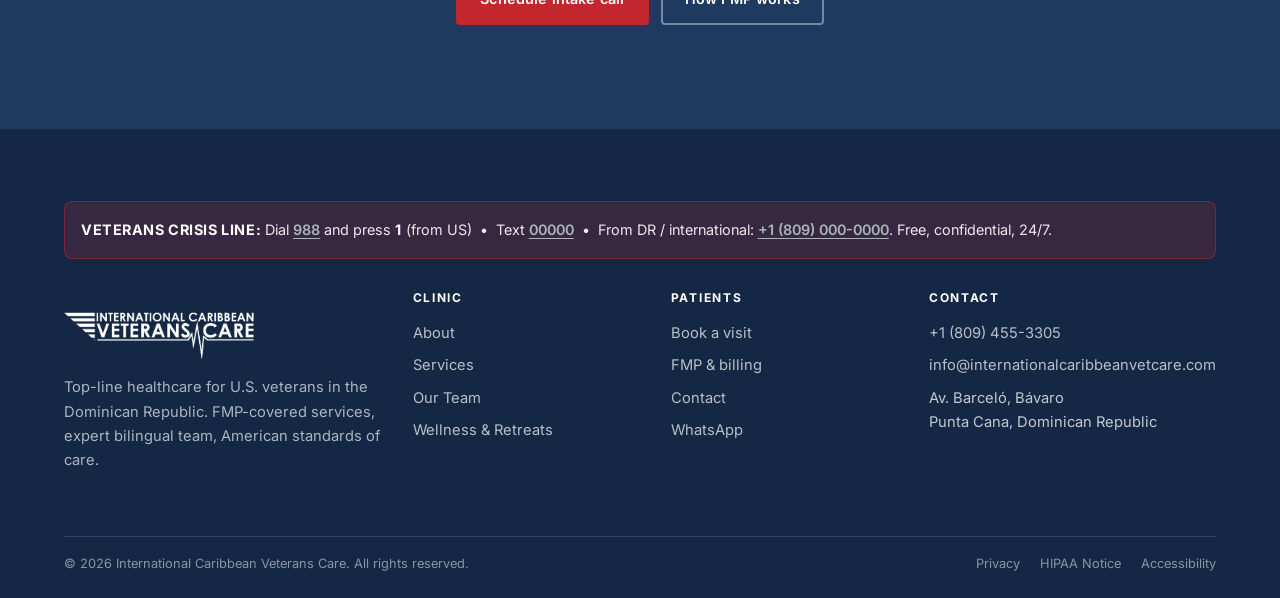
<file: services.html>
<!doctype html>
<html lang="en">
<head>
<meta charset="utf-8">
<meta name="viewport" content="width=device-width, initial-scale=1">
<title>Services - International Caribbean Veterans Care</title>
<meta name="description" content="Primary care, chiropractic, mental health, cardiology, diagnostics, and telehealth, all billable to VA's Foreign Medical Program.">
<link rel="preconnect" href="https://fonts.googleapis.com">
<link rel="preconnect" href="https://fonts.gstatic.com" crossorigin>
<link href="https://fonts.googleapis.com/css2?family=Inter:wght@400;500;600;700;800&display=swap" rel="stylesheet">
<link rel="stylesheet" href="css/styles.css">
<link rel="icon" type="image/png" href="images/logo/icvc_logo_color.png">
</head>
<body>

<a class="skip-link" href="#main">Skip to content</a>

<!-- Crisis banner -->
<div class="crisis-banner" role="region" aria-label="Crisis support">
  In crisis? <strong>Veterans Crisis Line</strong> &nbsp;&bull;&nbsp;
  <a href="tel:988">Dial 988, press 1</a> &nbsp;&bull;&nbsp;
  <a href="sms:000000">Text 000000</a> &nbsp;&bull;&nbsp;
  From DR: <a href="tel:+10000000000">+1 (000) 000-0000</a>
</div>

<!-- Header -->
<header class="site-header">
  <div class="container">
    <nav class="nav" aria-label="Main">
      <a href="index.html" class="brand" aria-label="International Caribbean Veterans Care, home"> <img src="images/logo/icvc_logo_color.png" alt="International Caribbean Veterans Care" class="brand-logo"> </a>
      <button class="nav-toggle" aria-label="Menu" aria-expanded="false" aria-controls="primary-nav">
        <span></span>
      </button>
      <ul class="nav-links" id="primary-nav">
        <li><a href="index.html">Home</a></li>
        <li><a href="about.html">About</a></li>
        <li><a href="services.html" class="active">Services</a></li>
        <li><a href="fmp.html">FMP &amp; Billing</a></li>
        <li><a href="team.html">Our Team</a></li>
        <li><a href="wellness.html">Wellness &amp; Retreats</a></li>
        <li><a href="contact.html">Contact</a></li>
      </ul>
      <div class="nav-cta">
        <a href="https://wa.me/18094553305" class="btn btn--outline btn--sm">WhatsApp</a>
        <a href="contact.html#booking" class="btn btn--primary btn--sm">Book a Visit</a>
      </div>
    </nav>
  </div>
</header>

<main id="main">

<section class="page-banner">
  <div class="container">
    <div class="page-banner-inner">
      <nav class="breadcrumb" aria-label="Breadcrumb">
        <a href="index.html">Home</a> <span class="sep">/</span> <span>Services</span>
      </nav>
      <span class="eyebrow" style="color: #dc474f;">Clinical services</span>
      <h1>Comprehensive care, <span class="accent" style="color: #dc474f;">three core areas</span>.</h1>
      <p class="lead">
        Our team of experienced general doctors, mental health professionals,
        and rehabilitation specialists provides complete and compassionate
        care to U.S. veterans in the Dominican Republic.
      </p>
    </div>
  </div>
</section>

<!-- Services grid -->
<section>
  <div class="container">
    <div class="services-columns reveal">

      <article class="service-column">
        <div class="service-column-icon">
          <svg viewBox="0 0 24 24" fill="none" stroke="currentColor" stroke-width="2"><path d="M22 12h-4l-3 9L9 3l-3 9H2"/></svg>
        </div>
        <h3>General Medicine</h3>
        <ul>
          <li>Primary Care Providers</li>
          <li>Pharmacy services &amp; medication refills</li>
          <li>Skilled Nursing Care</li>
          <li>Home Visits</li>
          <li>Nutrition</li>
          <li>Telehealth &amp; Virtual Appointments</li>
        </ul>
      </article>

      <article class="service-column">
        <div class="service-column-icon">
          <svg viewBox="0 0 24 24" fill="none" stroke="currentColor" stroke-width="2"><path d="M20.84 4.61a5.5 5.5 0 00-7.78 0L12 5.67l-1.06-1.06a5.5 5.5 0 00-7.78 7.78l1.06 1.06L12 21.23l7.78-7.78 1.06-1.06a5.5 5.5 0 000-7.78z"/></svg>
        </div>
        <h3>Mental Health</h3>
        <ul>
          <li>Psychiatric Care</li>
          <li>Psychology &amp; Therapy</li>
          <li>Meditation</li>
          <li>Group Therapy</li>
          <li>Yoga</li>
          <li>Wellness Programs</li>
        </ul>
      </article>

      <article class="service-column">
        <div class="service-column-icon">
          <svg viewBox="0 0 24 24" fill="none" stroke="currentColor" stroke-width="2"><path d="M6 2L3 6v14a2 2 0 002 2h14a2 2 0 002-2V6l-3-4z"/><line x1="3" y1="6" x2="21" y2="6"/><path d="M16 10a4 4 0 01-8 0"/></svg>
        </div>
        <h3>Rehabilitation</h3>
        <ul>
          <li>Physical Therapy</li>
          <li>Massage Therapy</li>
          <li>Chiropractic Care</li>
          <li>Aqua Therapy</li>
          <li>Recreational Therapy</li>
          <li>Durable medical equipment &amp; prosthetics</li>
          <li>Specialist referrals</li>
        </ul>
      </article>

    </div>
  </div>
</section>

<!-- CTA -->
<section class="cta-band">
  <div class="container">
    <span class="eyebrow">Not sure where to start?</span>
    <h2>A <span class="accent" style="color: #dc474f;">15-minute</span> intake call answers it.</h2>
    <p class="lead">
      Free, confidential, and no commitment. We'll verify your FMP eligibility
      and recommend the right first appointment.
    </p>
    <div class="hero-actions">
      <a href="contact.html#booking" class="btn btn--primary">Schedule intake call</a>
      <a href="fmp.html" class="btn btn--outline-white">How FMP works</a>
    </div>
  </div>
</section>

</main>

<!-- Footer -->
<footer class="site-footer">
  <div class="container">
    <div class="footer-crisis">
       <strong>VETERANS CRISIS LINE:</strong> Dial <a href="tel:988">988</a> and press <strong>1</strong> (from US) &nbsp;&bull;&nbsp; Text <a href="sms:00000">00000</a> &nbsp;&bull;&nbsp; From DR / international: <a href="tel:+18090000000">+1 (809) 000-0000</a>. Free, confidential, 24/7.
    </div>

    <div class="footer-top">
      <div>
        <div class="footer-brand"> <img src="images/logo/icvc_logo_blanco.png" alt="International Caribbean Veterans Care" class="footer-logo"> </div>
        <p>Top-line healthcare for U.S. veterans in the Dominican Republic. FMP-covered services, expert bilingual team, American standards of care.</p>
      </div>
      <div>
        <h4>Clinic</h4>
        <ul class="footer-links">
          <li><a href="about.html">About</a></li>
          <li><a href="services.html">Services</a></li>
          <li><a href="team.html">Our Team</a></li>
          <li><a href="wellness.html">Wellness &amp; Retreats</a></li>
        </ul>
      </div>
      <div>
        <h4>Patients</h4>
        <ul class="footer-links">
          <li><a href="contact.html#booking">Book a visit</a></li>
          <li><a href="fmp.html">FMP &amp; billing</a></li>
          <li><a href="contact.html">Contact</a></li>
          <li><a href="https://wa.me/18094553305">WhatsApp</a></li>
        </ul>
      </div>
      <div>
        <h4>Contact</h4>
         <ul class="footer-links">
          <li><a href="tel:+18094553305">+1 (809) 455-3305</a></li>
          <li><a href="mailto:info@internationalcaribbeanvetcare.com">info@internationalcaribbeanvetcare.com</a></li>
          <li>Av. Barcel&oacute;, B&aacute;varo<br>Punta Cana, Dominican Republic</li>
        </ul>
      </div>
    </div>

     <div class="footer-bottom">
      <div>&copy; <span id="year"></span> International Caribbean Veterans Care. All rights reserved.</div>
      <div>
        <span href="#privacy" style="margin-right: 1rem;">Privacy</span>
        <span href="#hipaa" style="margin-right: 1rem;">HIPAA Notice</span>
        <span href="#accessibility">Accessibility</span>
      </div>
    </div>
  </div>
</footer>

<script src="js/main.js"></script>
</body>
</html>
</file>
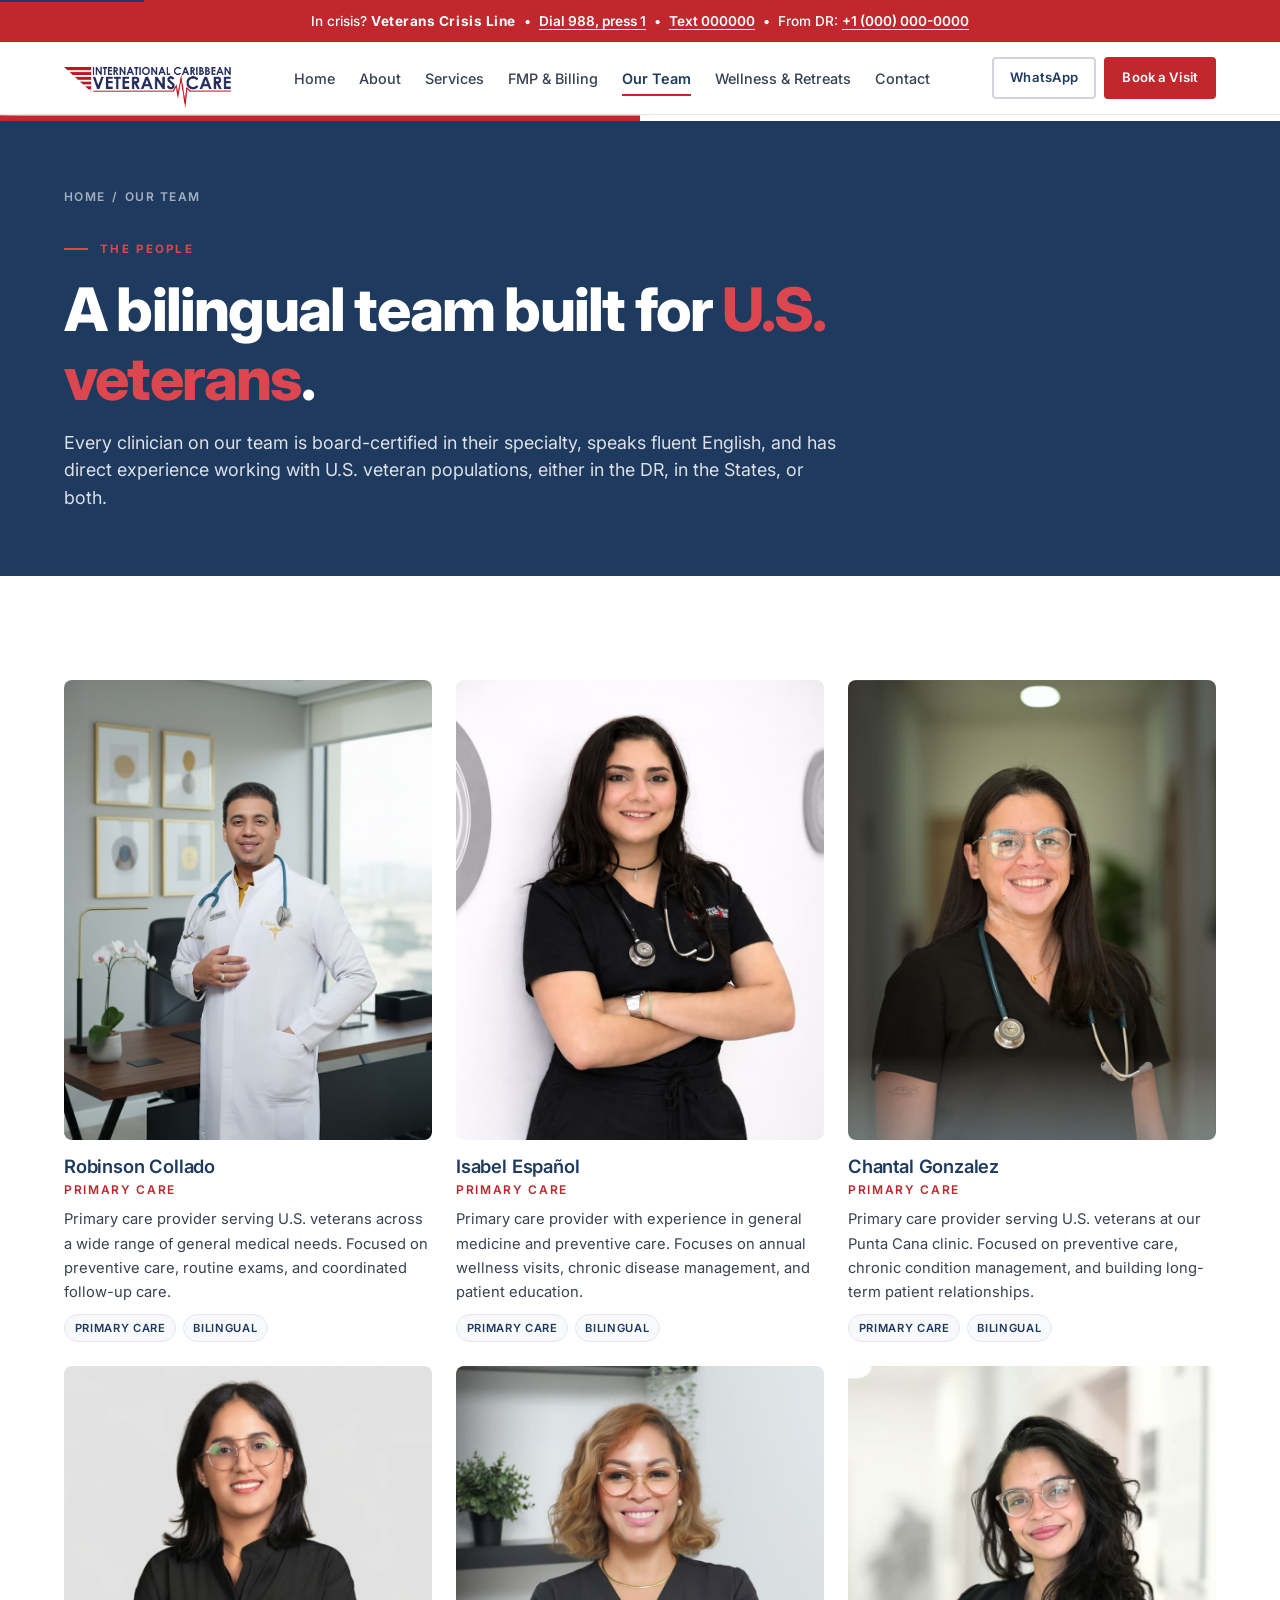
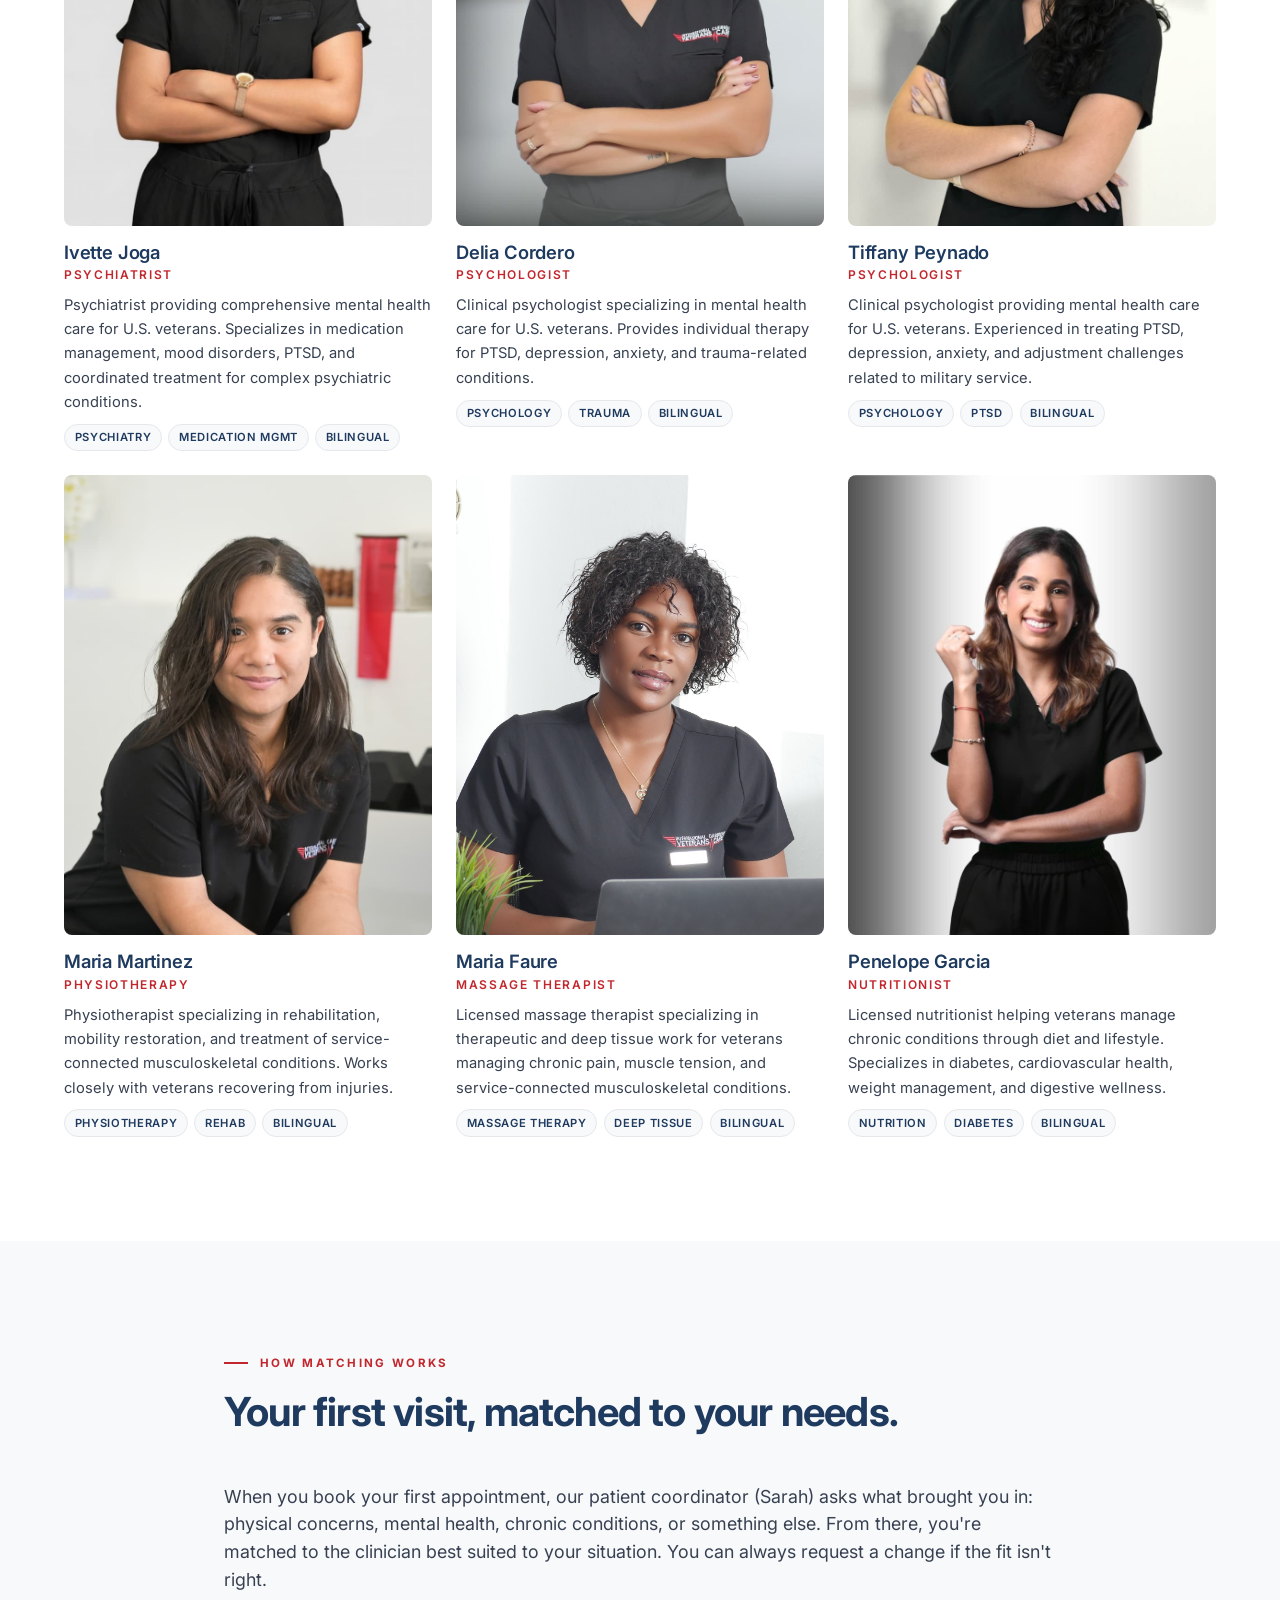
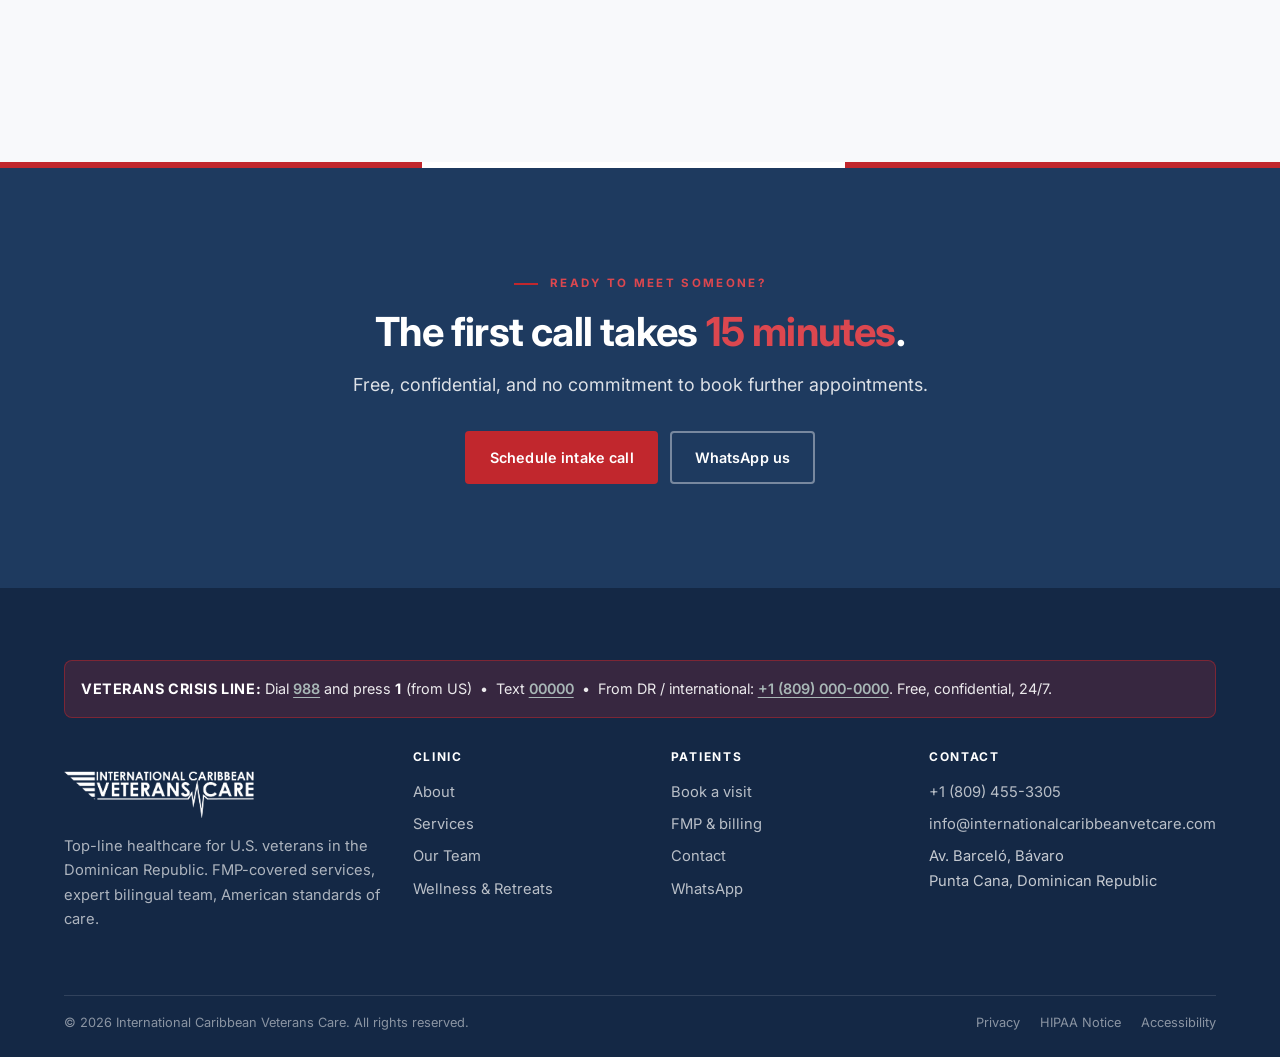
<file: team.html>
<!doctype html>
<html lang="en">
<head>
<meta charset="utf-8">
<meta name="viewport" content="width=device-width, initial-scale=1">
<title>Our Team - International Caribbean Veterans Care</title>
<meta name="description" content="Meet our bilingual clinical team. U.S.-trained physicians, therapists, and specialists working exclusively with American veterans in the DR.">
<link rel="preconnect" href="https://fonts.googleapis.com">
<link rel="preconnect" href="https://fonts.gstatic.com" crossorigin>
<link href="https://fonts.googleapis.com/css2?family=Inter:wght@400;500;600;700;800&display=swap" rel="stylesheet">
<link rel="stylesheet" href="css/styles.css">
<link rel="icon" type="image/png" href="images/logo/icvc_logo_color.png">
</head>
<body>

<a class="skip-link" href="#main">Skip to content</a>

<!-- Crisis banner -->
<div class="crisis-banner" role="region" aria-label="Crisis support">
  In crisis? <strong>Veterans Crisis Line</strong> &nbsp;&bull;&nbsp;
  <a href="tel:988">Dial 988, press 1</a> &nbsp;&bull;&nbsp;
  <a href="sms:000000">Text 000000</a> &nbsp;&bull;&nbsp;
  From DR: <a href="tel:+10000000000">+1 (000) 000-0000</a>
</div>

<!-- Header -->
<header class="site-header">
  <div class="container">
    <nav class="nav" aria-label="Main">
      <a href="index.html" class="brand" aria-label="International Caribbean Veterans Care, home"> <img src="images/logo/icvc_logo_color.png" alt="International Caribbean Veterans Care" class="brand-logo"> </a>
      <button class="nav-toggle" aria-label="Menu" aria-expanded="false" aria-controls="primary-nav">
        <span></span>
      </button>
      <ul class="nav-links" id="primary-nav">
        <li><a href="index.html">Home</a></li>
        <li><a href="about.html">About</a></li>
        <li><a href="services.html">Services</a></li>
        <li><a href="fmp.html">FMP &amp; Billing</a></li>
        <li><a href="team.html" class="active">Our Team</a></li>
        <li><a href="wellness.html">Wellness &amp; Retreats</a></li>
        <li><a href="contact.html">Contact</a></li>
      </ul>
      <div class="nav-cta">
        <a href="https://wa.me/18094553305" class="btn btn--outline btn--sm">WhatsApp</a>
        <a href="contact.html#booking" class="btn btn--primary btn--sm">Book a Visit</a>
      </div>
    </nav>
  </div>
</header>

<main id="main">

<section class="page-banner">
  <div class="container">
    <div class="page-banner-inner">
      <nav class="breadcrumb" aria-label="Breadcrumb">
        <a href="index.html">Home</a> <span class="sep">/</span> <span>Our Team</span>
      </nav>
      <span class="eyebrow" style="color: #dc474f;">The people</span>
      <h1>A bilingual team built for <span class="accent" style="color: #dc474f;">U.S. veterans</span>.</h1>
      <p class="lead">
        Every clinician on our team is board-certified in their specialty,
        speaks fluent English, and has direct experience working with U.S.
        veteran populations, either in the DR, in the States, or both.
      </p>
    </div>
  </div>
</section>

<!-- images -->
<section>
  <div class="container">
    <div class="grid grid--3">
      <article class="team-card reveal">
        <div class="team-photo"><img src="images/robinson-collado.jpg" alt="Robinson Collado" style="width: 100%; height: 100%; object-fit: cover;"></div>
        <h3>Robinson Collado</h3>
        <div class="team-role">Primary Care</div>
        <p>Primary care provider serving U.S. veterans across a wide range of general medical needs. Focused on preventive care, routine exams, and coordinated follow-up care.</p>
        <div class="team-creds">
          <span class="tag">Primary Care</span>
          <span class="tag">Bilingual</span>
        </div>
      </article>
      
      <article class="team-card reveal">
        <div class="team-photo"><img src="images/isabel-espanol.jpg" alt="Isabel Español" style="width: 100%; height: 100%; object-fit: cover;"></div>
        <h3>Isabel Español</h3>
        <div class="team-role">Primary Care</div>
        <p>Primary care provider with experience in general medicine and preventive care. Focuses on annual wellness visits, chronic disease management, and patient education.</p>
        <div class="team-creds">
          <span class="tag">Primary Care</span>
          <span class="tag">Bilingual</span>
        </div>
      </article>

      <article class="team-card reveal">
        <div class="team-photo"><img src="images/chantal-gonzalez.jpg" alt="Chantal Gonzales" style="width: 100%; height: 100%; object-fit: cover;"></div>
        <h3>Chantal Gonzalez</h3>
        <div class="team-role">Primary Care</div>
        <p>Primary care provider serving U.S. veterans at our Punta Cana clinic. Focused on preventive care, chronic condition management, and building long-term patient relationships.</p>
        <div class="team-creds">
          <span class="tag">Primary Care</span>
          <span class="tag">Bilingual</span>
        </div>
      </article>

      <article class="team-card reveal">
        <div class="team-photo"><img src="images/ivette-joga.jpg" alt="Ivette Joga" style="width: 100%; height: 100%; object-fit: cover;"></div>
        <h3>Ivette Joga</h3>
        <div class="team-role">Psychiatrist</div>
        <p>Psychiatrist providing comprehensive mental health care for U.S. veterans. Specializes in medication management, mood disorders, PTSD, and coordinated treatment for complex psychiatric conditions.</p>
        <div class="team-creds">
          <span class="tag">Psychiatry</span>
          <span class="tag">Medication Mgmt</span>
          <span class="tag">Bilingual</span>
        </div>
      </article>

      <article class="team-card reveal">
        <div class="team-photo"><img src="images/delia-cordero.jpg" alt="Delia Cordero" style="width: 100%; height: 100%; object-fit: cover;"></div>
        <h3>Delia Cordero</h3>
        <div class="team-role">Psychologist</div>
        <p>Clinical psychologist specializing in mental health care for U.S. veterans. Provides individual therapy for PTSD, depression, anxiety, and trauma-related conditions.</p>
        <div class="team-creds">
          <span class="tag">Psychology</span>
          <span class="tag">Trauma</span>
          <span class="tag">Bilingual</span>
        </div>
      </article>

      <article class="team-card reveal">
        <div class="team-photo"><img src="images/tiffany-peynado.jpg" alt="Tiffany Peynado" style="width: 100%; height: 100%; object-fit: cover;"></div>
        <h3>Tiffany Peynado</h3>
        <div class="team-role">Psychologist</div>
        <p>Clinical psychologist providing mental health care for U.S. veterans. Experienced in treating PTSD, depression, anxiety, and adjustment challenges related to military service.</p>
        <div class="team-creds">
          <span class="tag">Psychology</span>
          <span class="tag">PTSD</span>
          <span class="tag">Bilingual</span>
        </div>
      </article>

      <article class="team-card reveal">
        <div class="team-photo"><img src="images/maria-martinez.jpg" alt="Maria Martinez" style="width: 100%; height: 100%; object-fit: cover;"></div>
        <h3>Maria Martinez</h3>
        <div class="team-role">Physiotherapy</div>
        <p>Physiotherapist specializing in rehabilitation, mobility restoration, and treatment of service-connected musculoskeletal conditions. Works closely with veterans recovering from injuries.</p>
        <div class="team-creds">
          <span class="tag">Physiotherapy</span>
          <span class="tag">Rehab</span>
          <span class="tag">Bilingual</span>
        </div>
      </article>

      <article class="team-card reveal">
        <div class="team-photo"><img src="images/maria-faure.jpeg" alt="Maria Faure" style="width: 100%; height: 100%; object-fit: cover;"></div>
        <h3>Maria Faure</h3>
        <div class="team-role">Massage Therapist</div>
        <p>Licensed massage therapist specializing in therapeutic and deep tissue work for veterans managing chronic pain, muscle tension, and service-connected musculoskeletal conditions.</p>
        <div class="team-creds">
          <span class="tag">Massage Therapy</span>
          <span class="tag">Deep Tissue</span>
          <span class="tag">Bilingual</span>
        </div>
      </article>

      <article class="team-card reveal">
        <div class="team-photo"><img src="images/penelope-garcia.jpg" alt="Penelope Garcia" style="width: 100%; height: 100%; object-fit: cover;"></div>
        <h3>Penelope Garcia</h3>
        <div class="team-role">Nutritionist</div>
        <p>Licensed nutritionist helping veterans manage chronic conditions through diet and lifestyle. Specializes in diabetes, cardiovascular health, weight management, and digestive wellness.</p>
        <div class="team-creds">
          <span class="tag">Nutrition</span>
          <span class="tag">Diabetes</span>
          <span class="tag">Bilingual</span>
        </div>
      </article>
    </div>
  </div>
</section>

<!-- Pairing process -->
<section style="background: var(--off-white);">
  <div class="container container--narrow">
    <div class="section-intro reveal" style="grid-template-columns: 1fr;">
      <div>
        <span class="eyebrow">How matching works</span>
        <h2>Your first visit, matched to your needs.</h2>
      </div>
      <p class="lead">
        When you book your first appointment, our patient coordinator
        (Sarah) asks what brought you in: physical concerns, mental health,
        chronic conditions, or something else. From there, you're matched
        to the clinician best suited to your situation. You can always
        request a change if the fit isn't right.
      </p>
    </div>
  </div>
</section>

<!-- CTA -->
<section class="cta-band">
  <div class="container">
    <span class="eyebrow" style="color: #dc474f;">Ready to meet someone?</span>
    <h2>The first call takes <span class="accent" style="color: #dc474f;">15 minutes</span>.</h2>
    <p class="lead">Free, confidential, and no commitment to book further appointments.</p>
    <div class="hero-actions">
      <a href="contact.html#booking" class="btn btn--primary">Schedule intake call</a>
      <a href="https://wa.me/18094553305" class="btn btn--outline-white">WhatsApp us</a>
    </div>
  </div>
</section>

</main>

<!-- Footer -->
<footer class="site-footer">
  <div class="container">
    <div class="footer-crisis">
      <strong>VETERANS CRISIS LINE:</strong> Dial <a href="tel:988">988</a> and press <strong>1</strong> (from US) &nbsp;&bull;&nbsp; Text <a href="sms:00000">00000</a> &nbsp;&bull;&nbsp; From DR / international: <a href="tel:+18090000000">+1 (809) 000-0000</a>. Free, confidential, 24/7.
    </div>

    <div class="footer-top">
      <div>
        <div class="footer-brand"> <img src="images/logo/icvc_logo_blanco.png" alt="International Caribbean Veterans Care" class="footer-logo"> </div>
        <p>Top-line healthcare for U.S. veterans in the Dominican Republic. FMP-covered services, expert bilingual team, American standards of care.</p>
      </div>
      <div>
        <h4>Clinic</h4>
        <ul class="footer-links">
          <li><a href="about.html">About</a></li>
          <li><a href="services.html">Services</a></li>
          <li><a href="team.html">Our Team</a></li>
          <li><a href="wellness.html">Wellness &amp; Retreats</a></li>
        </ul>
      </div>
      <div>
        <h4>Patients</h4>
        <ul class="footer-links">
          <li><a href="contact.html#booking">Book a visit</a></li>
          <li><a href="fmp.html">FMP &amp; billing</a></li>
          <li><a href="contact.html">Contact</a></li>
          <li><a href="https://wa.me/18094553305">WhatsApp</a></li>
        </ul>
      </div>
      <div>
        <h4>Contact</h4>
        <ul class="footer-links">
          <li><a href="tel:+18094553305">+1 (809) 455-3305</a></li>
          <li><a href="mailto:info@internationalcaribbeanvetcare.com">info@internationalcaribbeanvetcare.com</a></li>
          <li>Av. Barcel&oacute;, B&aacute;varo<br>Punta Cana, Dominican Republic</li>
        </ul>
      </div>
    </div>

    <div class="footer-bottom">
      <div>&copy; <span id="year"></span> International Caribbean Veterans Care. All rights reserved.</div>
      <div>
        <span href="#privacy" style="margin-right: 1rem;">Privacy</span>
        <span href="#hipaa" style="margin-right: 1rem;">HIPAA Notice</span>
        <span href="#accessibility">Accessibility</span>
      </div>
    </div>
  </div>
</footer>

<script src="js/main.js"></script>
<script>
  document.getElementById("year").textContent = new Date().getFullYear();
</script>
</body>
</html>
</file>
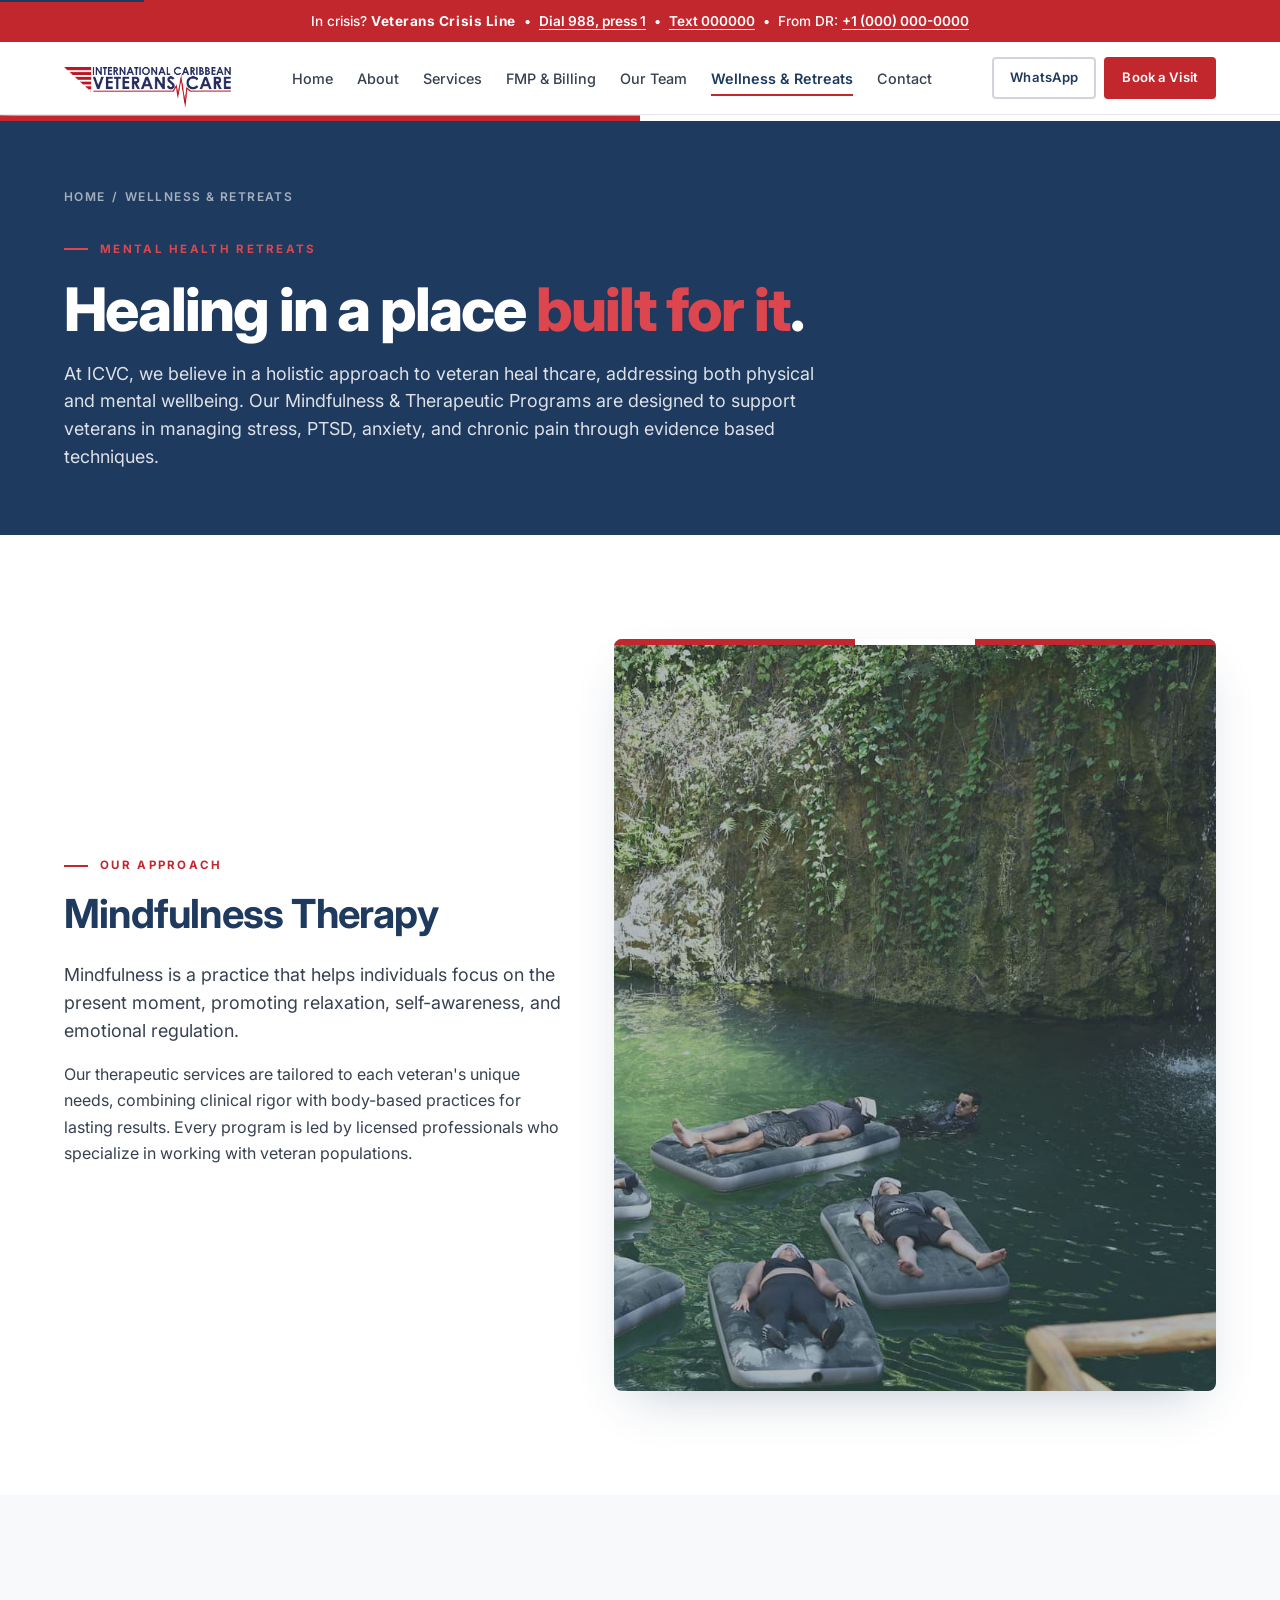
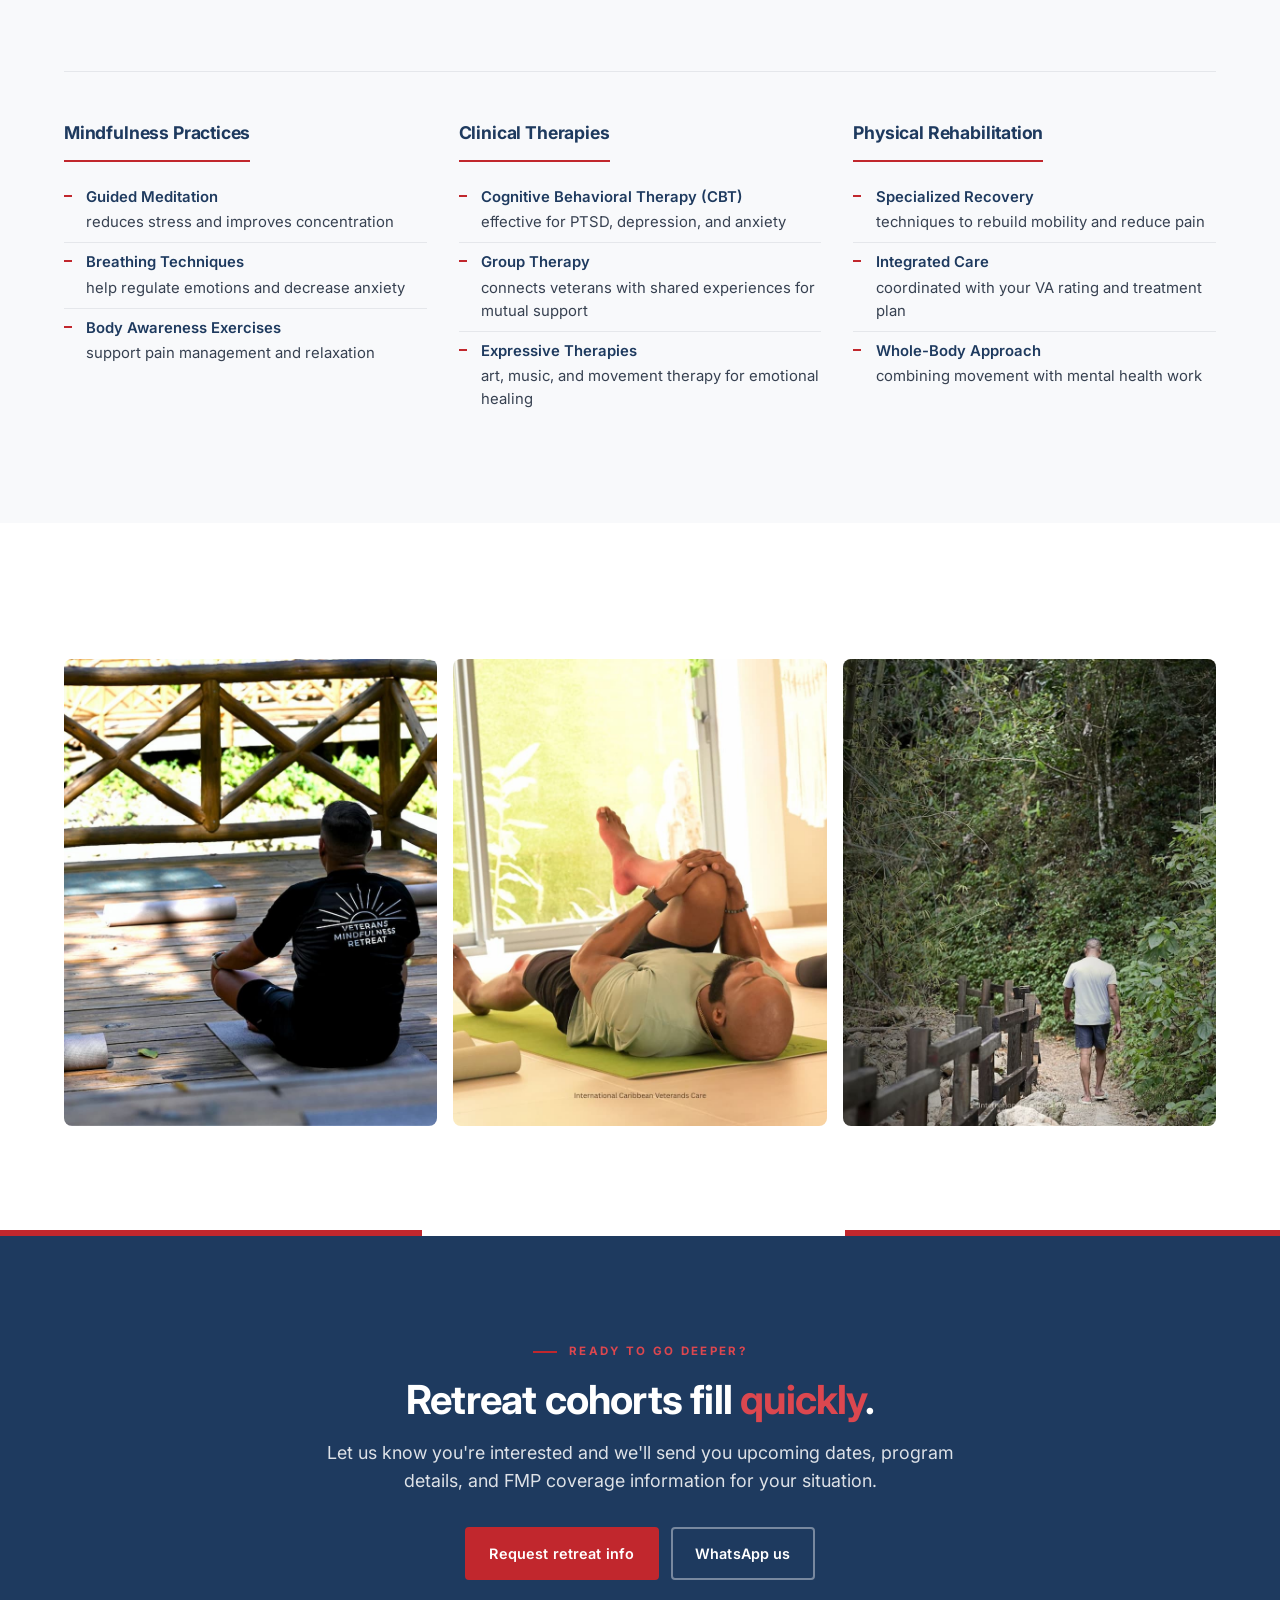
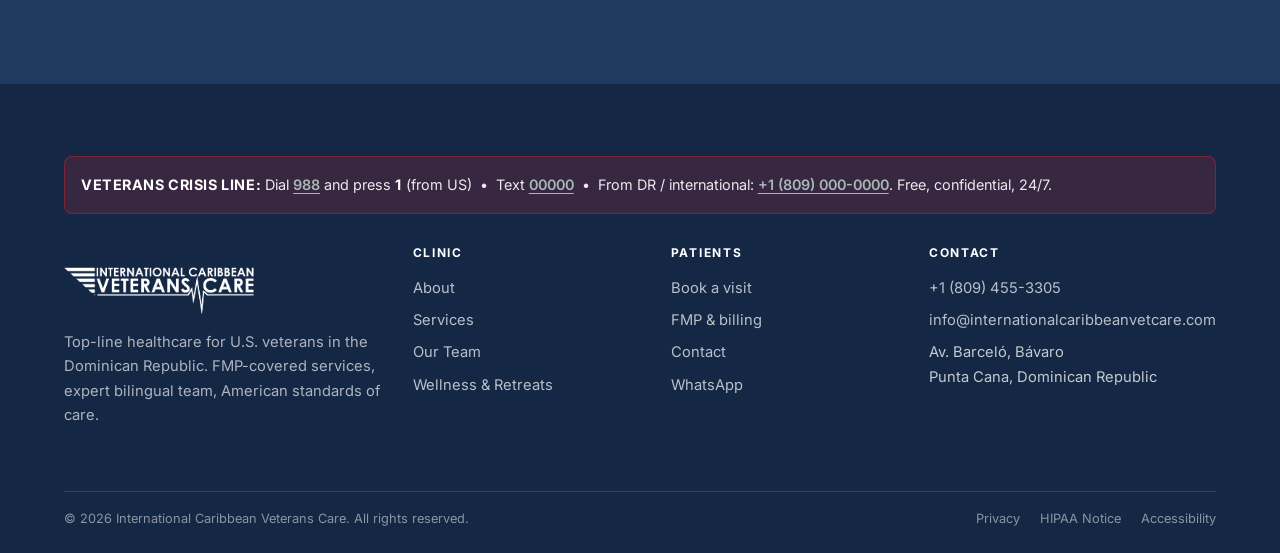
<file: wellness.html>
<!doctype html>
<html lang="en">
<head>
<meta charset="utf-8">
<meta name="viewport" content="width=device-width, initial-scale=1">
<title>Wellness and Retreats - International Caribbean Veterans Care</title>
<meta name="description" content="Structured multi-day mental health retreats for U.S. veterans. PTSD recovery, couples reconnection, and transition programs on the Caribbean coast.">
<link rel="preconnect" href="https://fonts.googleapis.com">
<link rel="preconnect" href="https://fonts.gstatic.com" crossorigin>
<link href="https://fonts.googleapis.com/css2?family=Inter:wght@400;500;600;700;800&display=swap" rel="stylesheet">
<link rel="stylesheet" href="css/styles.css">
<link rel="icon" type="image/png" href="images/logo/icvc_logo_color.png">
</head>
<body>

<a class="skip-link" href="#main">Skip to content</a>

<!-- Crisis banner -->
<div class="crisis-banner" role="region" aria-label="Crisis support">
  In crisis? <strong>Veterans Crisis Line</strong> &nbsp;&bull;&nbsp;
  <a href="tel:988">Dial 988, press 1</a> &nbsp;&bull;&nbsp;
  <a href="sms:000000">Text 000000</a> &nbsp;&bull;&nbsp;
  From DR: <a href="tel:+10000000000">+1 (000) 000-0000</a>
</div>

<!-- Header -->
<header class="site-header">
  <div class="container">
    <nav class="nav" aria-label="Main">
      <a href="index.html" class="brand" aria-label="International Caribbean Veterans Care, home"> <img src="images/logo/icvc_logo_color.png" alt="International Caribbean Veterans Care" class="brand-logo"> </a>
      <button class="nav-toggle" aria-label="Menu" aria-expanded="false" aria-controls="primary-nav">
        <span></span>
      </button>
      <ul class="nav-links" id="primary-nav">
        <li><a href="index.html">Home</a></li>
        <li><a href="about.html">About</a></li>
        <li><a href="services.html">Services</a></li>
        <li><a href="fmp.html">FMP &amp; Billing</a></li>
        <li><a href="team.html">Our Team</a></li>
        <li><a href="wellness.html" class="active">Wellness &amp; Retreats</a></li>
        <li><a href="contact.html">Contact</a></li>
      </ul>
      <div class="nav-cta">
        <a href="https://wa.me/18094553305" class="btn btn--outline btn--sm">WhatsApp</a>
        <a href="contact.html#booking" class="btn btn--primary btn--sm">Book a Visit</a>
      </div>
    </nav>
  </div>
</header>

<main id="main">

<section class="page-banner">
  <div class="container">
    <div class="page-banner-inner">
      <nav class="breadcrumb" aria-label="Breadcrumb">
        <a href="index.html">Home</a> <span class="sep">/</span> <span>Wellness &amp; Retreats</span>
      </nav>
      <span class="eyebrow" style="color: #dc474f;">Mental health retreats</span>
      <h1>Healing in a place <span class="accent" style="color: #dc474f;">built for it</span>.</h1>
      <p class="lead">
        At ICVC, we believe in a holistic approach to veteran heal thcare, addressing both physical and mental wellbeing. Our Mindfulness & Therapeutic Programs are
        designed to support veterans in managing stress, PTSD, anxiety, and chronic pain through evidence based techniques.
      </p>
    </div>
  </div>
</section>

<!-- 1. Intro con foto principal -->
<section>
  <div class="container">
    <div class="split split--offset reveal" style="align-items: center;">

      <!-- Texto -->
      <div>
        <span class="eyebrow">Our approach</span>
        <h2>Mindfulness Therapy</h2>
        <p class="lead" style="margin-top: var(--space-2);">
          Mindfulness is a practice that helps individuals focus on the
          present moment, promoting relaxation, self-awareness, and
          emotional regulation.
        </p>
        <p style="margin-top: var(--space-2); color: var(--ink-soft);">
          Our therapeutic services are tailored to each veteran's unique
          needs, combining clinical rigor with body-based practices for
          lasting results. Every program is led by licensed professionals
          who specialize in working with veteran populations.
        </p>
      </div>

      <!-- Foto principal -->
      <div class="mindfulness-main-image">
        <img src="images\hero\icvc_cenote.jpg" alt="Veterans practicing mindfulness" loading="lazy">
      </div>

    </div>
  </div>
</section>

<!-- 2. Detail lists (--off-white) -->
<section style="background: var(--off-white);">
  <div class="container">
    <div class="mindfulness-details reveal">

      <div class="mindfulness-block">
        <h3>Mindfulness Practices</h3>
        <ul>
          <li><strong>Guided Meditation</strong> reduces stress and improves concentration</li>
          <li><strong>Breathing Techniques</strong> help regulate emotions and decrease anxiety</li>
          <li><strong>Body Awareness Exercises</strong> support pain management and relaxation</li>
        </ul>
      </div>

      <div class="mindfulness-block">
        <h3>Clinical Therapies</h3>
        <ul>
          <li><strong>Cognitive Behavioral Therapy (CBT)</strong> effective for PTSD, depression, and anxiety</li>
          <li><strong>Group Therapy</strong> connects veterans with shared experiences for mutual support</li>
          <li><strong>Expressive Therapies</strong> art, music, and movement therapy for emotional healing</li>
        </ul>
      </div>

      <div class="mindfulness-block">
        <h3>Physical Rehabilitation</h3>
        <ul>
          <li><strong>Specialized Recovery</strong> techniques to rebuild mobility and reduce pain</li>
          <li><strong>Integrated Care</strong> coordinated with your VA rating and treatment plan</li>
          <li><strong>Whole-Body Approach</strong> combining movement with mental health work</li>
        </ul>
      </div>

    </div>
  </div>
</section>

<!-- 3. Galería de fotos (con fondo white) -->
<section>
  <div class="container">
    <div class="mindfulness-gallery reveal">
      <div class="mindfulness-gallery-grid">
        <div class="gallery-item">
          <img src="images/hero/icvc_mindfulness_retreat.jpg" alt="Mindfulness retreat" loading="lazy">
        </div>
        <div class="gallery-item">
          <img src="images/hero/icvc_yoga_II.jpg" alt="Beach setting" loading="lazy">
        </div>
        <div class="gallery-item">
          <img src="images/hero/icvc_hike.jpg" alt="Wellness treatments" loading="lazy">
        </div>
      </div>
    </div>
  </div>
</section>

<!-- CTA -->
<section class="cta-band">
  <div class="container">
    <span class="eyebrow" style="color: #dc474f;">Ready to go deeper?</span>
    <h2>Retreat cohorts fill <span class="accent" style="color: #dc474f;">quickly</span>.</h2>
    <p class="lead">
      Let us know you're interested and we'll send you upcoming dates,
      program details, and FMP coverage information for your situation.
    </p>
    <div class="hero-actions">
      <a href="contact.html#booking" class="btn btn--primary">Request retreat info</a>
      <a href="https://wa.me/18094553305" class="btn btn--outline-white">WhatsApp us</a>
    </div>
  </div>
</section>

</main>

<!-- Footer -->
<footer class="site-footer">
  <div class="container">
    <div class="footer-crisis">
       <strong>VETERANS CRISIS LINE:</strong> Dial <a href="tel:988">988</a> and press <strong>1</strong> (from US) &nbsp;&bull;&nbsp; Text <a href="sms:00000">00000</a> &nbsp;&bull;&nbsp; From DR / international: <a href="tel:+18090000000">+1 (809) 000-0000</a>. Free, confidential, 24/7.
    </div>

    <div class="footer-top">
      <div>
        <div class="footer-brand"> <img src="images/logo/icvc_logo_blanco.png" alt="International Caribbean Veterans Care" class="footer-logo"> </div>
        <p>Top-line healthcare for U.S. veterans in the Dominican Republic. FMP-covered services, expert bilingual team, American standards of care.</p>
      </div>
      <div>
        <h4>Clinic</h4>
        <ul class="footer-links">
          <li><a href="about.html">About</a></li>
          <li><a href="services.html">Services</a></li>
          <li><a href="team.html">Our Team</a></li>
          <li><a href="wellness.html">Wellness &amp; Retreats</a></li>
        </ul>
      </div>
      <div>
        <h4>Patients</h4>
        <ul class="footer-links">
          <li><a href="contact.html#booking">Book a visit</a></li>
          <li><a href="fmp.html">FMP &amp; billing</a></li>
          <li><a href="contact.html">Contact</a></li>
          <li><a href="https://wa.me/18094553305">WhatsApp</a></li>
        </ul>
      </div>
      <div>
        <h4>Contact</h4>
         <ul class="footer-links">
          <li><a href="tel:+18094553305">+1 (809) 455-3305</a></li>
          <li><a href="mailto:info@internationalcaribbeanvetcare.com">info@internationalcaribbeanvetcare.com</a></li>
          <li>Av. Barcel&oacute;, B&aacute;varo<br>Punta Cana, Dominican Republic</li>
        </ul>
      </div>
    </div>

     <div class="footer-bottom">
      <div>&copy; <span id="year"></span> International Caribbean Veterans Care. All rights reserved.</div>
      <div>
        <span href="#privacy" style="margin-right: 1rem;">Privacy</span>
        <span href="#hipaa" style="margin-right: 1rem;">HIPAA Notice</span>
        <span href="#accessibility">Accessibility</span>
      </div>
    </div>
  </div>
</footer>

<script src="js/main.js"></script>
</body>
</html>
</file>
<file: css/styles.css>
/* ==========================================================================
   International Caribbean Veterans Care - Punta Cana, DR
   Shared stylesheet
   ========================================================================== */

:root {
  --navy: #1e3a5f;
  --navy-dk: #142845;
  --navy-alt: #2C373F;
  --navy-light: #2d5184;
  --red: #c1272d;
  --red-dk: #9a1f25;
  --red-lt: #9a1f25;
  --white: #ffffff;
  --off-white: #f8f9fb;
  --ink: #111827;
  --ink-soft: #374151;
  --stone: #6b7280;
  --stone-lt: #9ca3af;
  --line: #e5e7eb;
  --line-dk: #d1d5db;
  --brand-gray: #A8B7B6;  
  --brand-olive: #41483C; 

  --font: 'Inter', -apple-system, BlinkMacSystemFont, 'Segoe UI', sans-serif;

  --space-1: 0.5rem;
  --space-2: 1rem;
  --space-3: 1.5rem;
  --space-4: 2rem;
  --space-5: 3rem;
  --space-6: 4.5rem;
  --space-7: 6.5rem;

  --container: 1200px;
  --container-narrow: 880px;
  --radius: 4px;
  --radius-lg: 8px;
  --ease: cubic-bezier(0.2, 0.7, 0.2, 1);
}

*, *::before, *::after { box-sizing: border-box; }
html { scroll-behavior: smooth; -webkit-text-size-adjust: 100%; }
body {
  margin: 0;
  font-family: var(--font);
  font-size: 16px;
  line-height: 1.65;
  color: var(--ink);
  background: var(--white);
  -webkit-font-smoothing: antialiased;
  -moz-osx-font-smoothing: grayscale;
}
img, svg { max-width: 100%; display: block; }
button { font: inherit; cursor: pointer; border: 0; background: none; color: inherit; }
a { color: var(--navy); text-decoration: none; transition: color 0.2s var(--ease); }
a:hover { color: var(--red); }

h1, h2, h3, h4 {
  font-family: var(--font);
  font-weight: 700;
  letter-spacing: -0.02em;
  line-height: 1.15;
  margin: 0 0 var(--space-3);
  color: var(--navy);
}
h1 { font-size: clamp(2.25rem, 5vw, 3.75rem); font-weight: 800; letter-spacing: -0.03em; }
h2 { font-size: clamp(1.75rem, 3.2vw, 2.5rem); font-weight: 700; }
h3 { font-size: 1.25rem; font-weight: 600; letter-spacing: -0.01em; }
h4 { font-size: 1rem; font-weight: 600; }

p { margin: 0 0 var(--space-2); }
.lead {
  font-size: clamp(1.05rem, 1.4vw, 1.2rem);
  line-height: 1.55;
  color: var(--ink-soft);
  font-weight: 400;
}

.eyebrow {
  display: inline-flex;
  align-items: center;
  gap: 0.75rem;
  font-size: 0.72rem;
  font-weight: 700;
  letter-spacing: 0.2em;
  text-transform: uppercase;
  color: var(--red);
  margin-bottom: var(--space-2);
}
.eyebrow::before {
  content: "";
  width: 24px;
  height: 2px;
  background: var(--red);
}

.container { width: 100%; max-width: var(--container); margin: 0 auto; padding: 0 var(--space-3); }
.container--narrow { max-width: var(--container-narrow); }
section { padding: var(--space-7) 0; }
@media (max-width: 720px) { section { padding: var(--space-5) 0; } }

.crisis-banner {
  background: var(--red);
  color: var(--white);
  font-size: 0.85rem;
  text-align: center;
  padding: 0.6rem var(--space-3);
  font-weight: 500;
}
.crisis-banner a {
  color: var(--white);
  text-decoration: underline;
  text-underline-offset: 3px;
  font-weight: 600;
}
.crisis-banner a:hover { color: #ffe5ea; }
.crisis-banner strong { font-weight: 700; letter-spacing: 0.04em; }

.site-header {
  position: sticky;
  top: 0;
  z-index: 50;
  background: rgba(255, 255, 255, 0.96);
  backdrop-filter: saturate(140%) blur(10px);
  -webkit-backdrop-filter: saturate(140%) blur(10px);
  border-bottom: 1px solid var(--line);
}
.nav { display: flex; align-items: center; justify-content: space-between; padding: 0.4rem 0; gap: var(--space-3); }
.brand {
  display: inline-flex;
  align-items: center;
  gap: 0.7rem;
  font-weight: 700;
  font-size: 0.95rem;
  color: var(--navy);
  letter-spacing: -0.01em;
  line-height: 1.2;
}
.brand:hover { color: var(--navy); }
.brand-mark { width: 44px; height: 44px; flex: 0 0 44px; }
.brand-text { display: flex; flex-direction: column; }
.brand-text .top { font-size: 0.7rem; font-weight: 600; letter-spacing: 0.1em; color: var(--red); text-transform: uppercase; }
.brand-text .main { font-size: 1rem; font-weight: 700; color: var(--navy); }

.nav-links {
  display: flex;
  align-items: center;
  gap: var(--space-3);
  list-style: none;
  margin: 0;
  padding: 0;
}
.nav-links a {
  color: var(--ink-soft);
  font-size: 0.9rem;
  font-weight: 500;
  position: relative;
  padding: 0.3rem 0;
}
.nav-links a:hover { color: var(--navy); }
.nav-links a.active { color: var(--navy); font-weight: 600; }
.nav-links a.active::after {
  content: "";
  position: absolute;
  left: 0; right: 0;
  bottom: -4px;
  height: 2px;
  background: var(--red);
}

.nav-cta { display: inline-flex; gap: 0.5rem; }

.nav-toggle { display: none; width: 40px; height: 40px; align-items: center; justify-content: center; }
.nav-toggle span { width: 22px; height: 2px; background: var(--navy); position: relative; }
.nav-toggle span::before, .nav-toggle span::after {
  content: ""; position: absolute; left: 0; right: 0; height: 2px; background: var(--navy);
  transition: transform 0.25s var(--ease);
}
.nav-toggle span::before { top: -7px; }
.nav-toggle span::after { top: 7px; }
.nav-toggle[aria-expanded="true"] span { background: transparent; }
.nav-toggle[aria-expanded="true"] span::before { transform: translateY(7px) rotate(45deg); }
.nav-toggle[aria-expanded="true"] span::after { transform: translateY(-7px) rotate(-45deg); }

@media (max-width: 1024px) {
  .nav-toggle { display: inline-flex; }
  .nav-links {
    position: absolute;
    top: 100%; left: 0; right: 0;
    flex-direction: column;
    gap: 0;
    background: var(--white);
    border-bottom: 1px solid var(--line);
    padding: var(--space-2);
    align-items: stretch;
    transform: translateY(-10px);
    opacity: 0;
    pointer-events: none;
    transition: transform 0.25s var(--ease), opacity 0.25s var(--ease);
  }
  .nav-links.is-open { transform: translateY(0); opacity: 1; pointer-events: auto; }
  .nav-links li { border-bottom: 1px solid var(--line); }
  .nav-links li:last-child { border-bottom: 0; }
  .nav-links a { display: block; padding: 0.85rem 0.5rem; }
  .nav-cta { display: none; }
}

.btn {
  display: inline-flex;
  align-items: center;
  justify-content: center;
  gap: 0.5rem;
  padding: 0.8rem 1.4rem;
  font-size: 0.9rem;
  font-weight: 600;
  letter-spacing: 0.01em;
  border-radius: var(--radius);
  transition: all 0.2s var(--ease);
  border: 2px solid transparent;
  white-space: nowrap;
  cursor: pointer;
}
.btn:hover { transform: translateY(-1px); }
.btn--primary { background: var(--red); color: var(--white); border-color: var(--red); }
.btn--primary:hover { background: var(--red-dk); border-color: var(--red-dk); color: var(--white); }
.btn--navy { background: var(--navy); color: var(--white); border-color: var(--navy); }
.btn--navy:hover { background: var(--navy-dk); border-color: var(--navy-dk); color: var(--white); }
.btn--outline { background: transparent; color: var(--navy); border-color: var(--line-dk); }
.btn--outline:hover { border-color: var(--navy); color: var(--navy); }
.btn--outline-white { background: transparent; color: var(--white); border-color: rgba(255,255,255,0.4); }
.btn--outline-white:hover { border-color: var(--white); color: var(--white); background: rgba(255,255,255,0.08); }
.btn--sm { padding: 0.5rem 1rem; font-size: 0.82rem; }
.btn .arrow { transition: transform 0.2s var(--ease); }
.btn:hover .arrow { transform: translateX(3px); }

.hero {
  position: relative;
  padding: var(--space-7) 0 var(--space-6);
  background: var(--white);
  overflow: hidden;
  border-bottom: 1px solid var(--line);
}
.hero::before {
  content: "";
  position: absolute;
  top: 0; right: 0;
  width: 40%;
  height: 6px;
  background: linear-gradient(90deg, var(--navy) 0%, var(--navy) 50%, var(--red) 50%, var(--red) 100%);
}
.hero-inner {
  display: grid;
  grid-template-columns: 1.1fr 0.9fr;
  gap: var(--space-6);
  align-items: center;
  position: relative;
  z-index: 1;
}
@media (max-width: 900px) { .hero-inner { grid-template-columns: 1fr; gap: var(--space-4); } }

.hero h1 { animation: riseIn 0.9s var(--ease) both; color: var(--navy); }
.hero h1 .accent { color: var(--red); }
.hero .lead { max-width: 56ch; animation: riseIn 0.9s 0.1s var(--ease) both; margin-top: var(--space-2); }
.hero-actions { display: flex; flex-wrap: wrap; gap: 0.75rem; margin-top: var(--space-4); animation: riseIn 0.9s 0.2s var(--ease) both; }
.hero-meta {
  margin-top: var(--space-4);
  display: flex; gap: var(--space-3); flex-wrap: wrap;
  color: var(--ink-soft); font-size: 0.88rem;
  animation: riseIn 0.9s 0.3s var(--ease) both;
}
.hero-meta span { display: inline-flex; align-items: center; gap: 0.5rem; }
.hero-meta svg { width: 16px; height: 16px; color: var(--red); }

.hero-visual { position: relative; aspect-ratio: 4 / 5; animation: riseIn 1s 0.15s var(--ease) both; }
.hero-card {
  position: absolute;
  inset: 0;
  background: linear-gradient(155deg, var(--navy) 0%, var(--navy-dk) 100%);
  border-radius: var(--radius-lg);
  overflow: hidden;
  box-shadow: 0 30px 60px -25px rgba(30, 58, 95, 0.4);
}
.hero-card::before {
  content: "";
  position: absolute;
  top: 0; left: 0;
  width: 100%;
  height: 6px;
  background: linear-gradient(90deg, var(--red) 0%, var(--red) 40%, var(--white) 40%, var(--white) 60%, var(--red) 60%);
}
.hero-card::after {
  content: "";
  position: absolute;
  bottom: -20px; right: -30px;
  width: 180px; height: 180px;
  background: radial-gradient(circle, rgba(193, 39, 45, 0.25) 0%, transparent 70%);
  border-radius: 50%;
}
.hero-card-content {
  position: absolute;
  inset: 0;
  padding: var(--space-4);
  padding-top: calc(var(--space-4) + 16px);
  display: flex;
  flex-direction: column;
  justify-content: space-between;
  color: var(--white);
  z-index: 1;
}
.hero-card-location {
  display: inline-flex;
  align-items: center;
  gap: 0.5rem;
  font-size: 0.72rem;
  font-weight: 700;
  letter-spacing: 0.14em;
  text-transform: uppercase;
  color: #A8b7B6;
  margin-bottom: var(--space-2);
}
.hero-card-location svg { width: 14px; height: 14px; }
.hero-card-headline {
  font-size: 1.35rem;
  line-height: 1.35;
  font-weight: 600;
  letter-spacing: -0.01em;
  color: var(--white);
  margin: 0 0 var(--space-2);
}
.hero-card-desc {
  font-size: 0.95rem;
  color: rgba(255,255,255,0.8);
  line-height: 1.55;
}
.hero-card-stats {
  display: grid;
  grid-template-columns: repeat(2, 1fr);
  gap: var(--space-2);
  border-top: 1px solid rgba(255,255,255,0.15);
  padding-top: var(--space-2);
}
.hero-card-stat .num { font-size: 1.5rem; font-weight: 800; color: var(--white); line-height: 1; }
.hero-card-stat .label { font-size: 0.7rem; letter-spacing: 0.1em; text-transform: uppercase; color: rgba(255,255,255,0.6); margin-top: 0.3rem; font-weight: 600; }

.page-banner {
  background: var(--navy);
  color: var(--white);
  padding: var(--space-6) 0 var(--space-5);
  position: relative;
  overflow: hidden;
}
.page-banner::before {
  content: "";
  position: absolute;
  top: 0; left: 0;
  width: 100%; height: 6px;
  background: linear-gradient(90deg, var(--red) 0%, var(--red) 50%, var(--white) 50%, var(--white) 100%);
}
.page-banner-inner { position: relative; z-index: 1; max-width: 780px; }
.page-banner h1 { color: var(--white); margin-bottom: var(--space-2); }
.page-banner h1 .accent { color: #a8b7b6; }
.page-banner .lead { color: rgba(255,255,255,0.85); }
.page-banner .eyebrow { color: #a8b7b6; }
.page-banner .eyebrow::before { background: #dc474f; }

.breadcrumb {
  display: flex;
  gap: 0.4rem;
  font-size: 0.75rem;
  letter-spacing: 0.12em;
  text-transform: uppercase;
  color: rgba(255,255,255,0.6);
  margin-bottom: var(--space-3);
  font-weight: 600;
}
.breadcrumb a { color: rgba(255,255,255,0.6); }
.breadcrumb a:hover { color: var(--white); }
.breadcrumb span.sep { color: #a8b7b6; }

.honor-band {
  background: var(--off-white);
  border-top: 1px solid var(--line);
  border-bottom: 1px solid var(--line);
  padding: 1rem 0;
}
.honor-row {
  display: flex;
  flex-wrap: wrap;
  justify-content: center;
  align-items: center;
  gap: var(--space-4);
  font-size: 0.75rem;
  letter-spacing: 0.14em;
  text-transform: uppercase;
  color: var(--ink-soft);
  font-weight: 600;
}
.honor-row span { display: inline-flex; align-items: center; gap: 0.5rem; }
.honor-row svg { width: 16px; height: 16px; color: var(--red); }
.honor-divider { color: var(--line-dk); }

.section-intro {
  display: grid;
  grid-template-columns: 1fr 1.4fr;
  gap: var(--space-5);
  margin-bottom: var(--space-5);
  align-items: end;
}
@media (max-width: 820px) { .section-intro { grid-template-columns: 1fr; gap: var(--space-2); } }
.section-intro h2 { margin: 0; }

.grid { display: grid; gap: var(--space-3); }
.grid--2 { grid-template-columns: repeat(2, 1fr); }
.grid--3 { grid-template-columns: repeat(3, 1fr); }
.grid--4 { grid-template-columns: repeat(4, 1fr); }
@media (max-width: 900px) { .grid--3, .grid--4 { grid-template-columns: repeat(2, 1fr); } }
@media (max-width: 600px) { .grid--2, .grid--3, .grid--4 { grid-template-columns: 1fr; } }

.card {
  background: var(--white);
  border: 1px solid var(--line);
  border-radius: var(--radius-lg);
  padding: var(--space-3);
  transition: all 0.25s var(--ease);
}
.card:hover { border-color: var(--navy); box-shadow: 0 10px 30px -15px rgba(30,58,95,0.15); }

.service-card {
  background: var(--white);
  border: 1px solid var(--line);
  border-radius: var(--radius-lg);
  padding: var(--space-4) var(--space-3);
  position: relative;
  transition: all 0.25s var(--ease);
  display: flex;
  flex-direction: column;
  gap: 0.5rem;
  overflow: hidden;
}
.service-card::before {
  content: "";
  position: absolute;
  top: 0; left: 0;
  width: 40px;
  height: 3px;
  background: var(--red);
  transition: width 0.3s var(--ease);
}
.service-card:hover {
  border-color: var(--navy);
  transform: translateY(-3px);
  box-shadow: 0 20px 40px -20px rgba(30, 58, 95, 0.15);
}
.service-card:hover::before { width: 100%; }

.service-icon {
  width: 44px; height: 44px;
  border-radius: 50%;
  background: rgba(193, 39, 45, 0.1);
  display: flex;
  align-items: center;
  justify-content: center;
  margin-bottom: var(--space-2);
}
.service-icon svg { width: 22px; height: 22px; color: var(--red); }
.service-card h3 { margin: 0 0 0.5rem; color: var(--navy); }
.service-card p { font-size: 0.95rem; color: var(--ink-soft); margin: 0 0 var(--space-2); }
.service-card .learn {
  margin-top: auto;
  font-size: 0.85rem;
  font-weight: 600;
  color: var(--red);
  display: inline-flex;
  align-items: center;
  gap: 0.4rem;
}
.service-card .learn:hover { color: var(--red-dk); }

.service-num {
  color: var(--red);
  font-weight: 700;
  font-size: 0.75rem;
  letter-spacing: 0.14em;
  margin-bottom: 0.5rem;
}

.stats {
  display: grid;
  grid-template-columns: repeat(4, 1fr);
  gap: var(--space-3);
  padding: var(--space-4) 0;
  border-top: 2px solid var(--navy);
  border-bottom: 2px solid var(--navy);
}
@media (max-width: 720px) { .stats { grid-template-columns: repeat(2, 1fr); } }
.stat-value { font-size: clamp(2rem, 4vw, 3rem); font-weight: 800; color: var(--navy); line-height: 1; margin-bottom: 0.4rem; letter-spacing: -0.03em; }
.stat-value .amp { color: var(--red); }
.stat-label { font-size: 0.75rem; letter-spacing: 0.14em; text-transform: uppercase; color: var(--ink-soft); font-weight: 600; }

.pullquote {
  max-width: 900px;
  margin: 0 auto;
  padding: var(--space-5) var(--space-3);
  text-align: center;
  position: relative;
}
.pullquote::before {
  content: "\201C";
  position: absolute;
  top: 0; left: 50%;
  transform: translateX(-50%);
  font-size: 5rem;
  line-height: 1;
  color: var(--red);
  font-weight: 700;
}
.pullquote blockquote {
  font-size: clamp(1.25rem, 2.2vw, 1.6rem);
  line-height: 1.4;
  font-weight: 500;
  color: var(--navy);
  margin: var(--space-3) 0 var(--space-2);
  letter-spacing: -0.01em;
}
.pullquote cite { font-style: normal; font-size: 0.8rem; letter-spacing: 0.14em; text-transform: uppercase; color: var(--red); font-weight: 600; }

.split { display: grid; grid-template-columns: 1fr 1fr; gap: var(--space-5); align-items: start; }
.split--offset { grid-template-columns: 1fr 1.2fr; }
@media (max-width: 820px) { .split, .split--offset { grid-template-columns: 1fr; gap: var(--space-3); } }

.prose p { margin-bottom: var(--space-2); color: var(--ink-soft); }
.prose p:last-child { margin-bottom: 0; }
.prose h2, .prose h3 { color: var(--navy); margin-top: var(--space-3); }
.prose h2:first-child, .prose h3:first-child { margin-top: 0; }
.prose ul { padding-left: 0; list-style: none; margin: var(--space-2) 0; }
.prose ul li { padding-left: 1.6rem; position: relative; margin-bottom: 0.5rem; color: var(--ink-soft); }
.prose ul li::before {
  content: "";
  position: absolute;
  left: 0;
  top: 0.7em;
  width: 8px;
  height: 2px;
  background: var(--red);
}
.prose strong { color: var(--navy); font-weight: 600; }

.callout {
  background: var(--off-white);
  border-left: 3px solid var(--red);
  padding: var(--space-3);
  border-radius: 0 var(--radius-lg) var(--radius-lg) 0;
  margin: var(--space-3) 0;
}
.callout h4 {
  margin: 0 0 0.5rem;
  color: var(--red);
  letter-spacing: 0.04em;
  font-size: 0.82rem;
  text-transform: uppercase;
  font-weight: 700;
}
.callout p:last-child { margin: 0; }

.timeline { display: grid; gap: var(--space-3); position: relative; }
.timeline::before {
  content: "";
  position: absolute;
  left: 18px;
  top: 40px;
  bottom: 40px;
  width: 2px;
  background: linear-gradient(180deg, var(--red) 0%, var(--navy) 100%);
}
.timeline-step { display: grid; grid-template-columns: 40px 1fr; gap: var(--space-2); align-items: start; position: relative; }
.timeline-dot {
  width: 38px; height: 38px;
  border-radius: 50%;
  background: var(--white);
  border: 2px solid var(--navy);
  color: var(--navy);
  font-weight: 700;
  display: flex;
  align-items: center;
  justify-content: center;
  flex: 0 0 38px;
  font-size: 0.95rem;
  z-index: 1;
}
.timeline-content h4 { margin: 0.35rem 0 0.3rem; font-size: 1.1rem; font-weight: 600; color: var(--navy); }
.timeline-content p { margin: 0; color: var(--ink-soft); font-size: 0.95rem; }

.fmp-card {
  background: linear-gradient(135deg, var(--navy) 0%, var(--navy-dk) 100%);
  color: var(--white);
  padding: var(--space-5);
  border-radius: var(--radius-lg);
  position: relative;
  overflow: hidden;
}
.fmp-card::before {
  content: "";
  position: absolute;
  top: 0; left: 0;
  width: 100%; height: 5px;
  background: linear-gradient(90deg, var(--red) 0%, var(--red) 50%, var(--white) 50%);
}
.fmp-card h2 { color: var(--white); margin-bottom: var(--space-2); }
.fmp-card h2 .accent { color: #a8b7b6; }
.fmp-card p { color: rgba(255,255,255,0.85); }
.fmp-card .btn--primary { margin-top: var(--space-3); }

.team-card { background: transparent; }
.team-photo {
  aspect-ratio: 4 / 5;
  background: var(--off-white);
  border-radius: var(--radius-lg);
  overflow: hidden;
  margin-bottom: var(--space-2);
  position: relative;
}
.team-photo-placeholder {
  position: absolute;
  inset: 0;
  display: flex;
  align-items: center;
  justify-content: center;
  font-size: 3rem;
  font-weight: 700;
  color: var(--white);
  background: linear-gradient(160deg, var(--navy) 0%, var(--navy-dk) 100%);
  letter-spacing: -0.02em;
}
.team-photo-placeholder::after {
  content: "";
  position: absolute;
  top: 0; left: 0;
  width: 100%; height: 4px;
  background: linear-gradient(90deg, var(--red) 0%, var(--red) 50%, var(--white) 50%);
}
.team-card h3 { font-size: 1.15rem; margin-bottom: 0.15rem; }
.team-role {
  font-size: 0.75rem;
  letter-spacing: 0.14em;
  text-transform: uppercase;
  color: var(--red);
  margin-bottom: 0.5rem;
  font-weight: 600;
}
.team-card p { font-size: 0.92rem; color: var(--ink-soft); margin: 0; }
.team-creds {
  margin-top: 0.6rem;
  display: flex;
  gap: 0.4rem;
  flex-wrap: wrap;
}
.tag {
  display: inline-block;
  padding: 0.22rem 0.6rem;
  font-size: 0.7rem;
  letter-spacing: 0.06em;
  text-transform: uppercase;
  font-weight: 600;
  color: var(--navy);
  background: var(--off-white);
  border: 1px solid var(--line);
  border-radius: 100px;
}

.cta-band {
  background: var(--navy);
  color: var(--white);
  padding: var(--space-7) 0;
  position: relative;
  overflow: hidden;
}
.cta-band::before {
  content: "";
  position: absolute;
  top: 0; left: 0;
  width: 100%; height: 6px;
  background: linear-gradient(90deg, var(--red) 0%, var(--red) 33%, var(--white) 33%, var(--white) 66%, var(--red) 66%);
}
.cta-band .container { position: relative; z-index: 1; text-align: center; max-width: 720px; }
.cta-band h2 { color: var(--white); margin-bottom: var(--space-2); }
.cta-band h2 .accent { color: #a8b7b6; }
.cta-band .lead { color: rgba(255,255,255,0.85); margin-bottom: var(--space-4); }
.cta-band .hero-actions { justify-content: center; }

.site-footer {
  background: var(--navy-dk);
  color: rgba(255,255,255,0.75);
  padding: var(--space-6) 0 var(--space-3);
  font-size: 0.92rem;
}
.footer-top { display: grid; grid-template-columns: 1.4fr 1fr 1fr 1fr; gap: var(--space-4); margin-bottom: var(--space-5); }
@media (max-width: 900px) { .footer-top { grid-template-columns: 1fr 1fr; gap: var(--space-3); } }
@media (max-width: 560px) { .footer-top { grid-template-columns: 1fr; } }
.footer-brand { display: inline-flex; align-items: center; gap: 0.6rem; font-weight: 700; font-size: 1rem; color: var(--white); margin-bottom: var(--space-2); line-height: 1.2; }
.site-footer p { color: rgba(255,255,255,0.65); margin-bottom: var(--space-2); max-width: 40ch; }
.site-footer h4 { color: var(--white); font-size: 0.75rem; letter-spacing: 0.14em; text-transform: uppercase; font-weight: 700; margin-bottom: var(--space-2); }
.footer-links { list-style: none; padding: 0; margin: 0; display: grid; gap: 0.5rem; }
.footer-links a { color: rgba(255,255,255,0.7); }
.footer-links a:hover { color: #a8b7b6; }
.footer-bottom {
  border-top: 1px solid rgba(255,255,255,0.12);
  padding-top: var(--space-2);
  display: flex;
  justify-content: space-between;
  flex-wrap: wrap;
  gap: var(--space-2);
  font-size: 0.8rem;
  color: rgba(255,255,255,0.5);
}
.footer-crisis {
  background: rgba(193, 39, 45, 0.2);
  border: 1px solid rgba(193, 39, 45, 0.5);
  border-radius: var(--radius-lg);
  padding: var(--space-2);
  margin-bottom: var(--space-4);
  color: rgba(255,255,255,0.9);
  font-size: 0.9rem;
}
.footer-crisis strong { color: var(--white); letter-spacing: 0.04em; font-weight: 700; }
.footer-crisis a { color: #a8b7b6; font-weight: 600; text-decoration: underline; text-underline-offset: 3px; }

@keyframes riseIn {
  from { opacity: 0; transform: translateY(18px); }
  to   { opacity: 1; transform: translateY(0); }
}
.reveal { opacity: 0; transform: translateY(24px); transition: opacity 0.8s var(--ease), transform 0.8s var(--ease); }
.reveal.is-visible { opacity: 1; transform: translateY(0); }

@media (prefers-reduced-motion: reduce) {
  *, *::before, *::after { animation-duration: 0.01ms !important; transition-duration: 0.01ms !important; scroll-behavior: auto !important; }
  .reveal { opacity: 1; transform: none; }
}

.skip-link { position: absolute; top: -40px; left: 0; background: var(--navy); color: var(--white); padding: 0.5rem 1rem; z-index: 100; }
.skip-link:focus { top: 0; color: var(--white); }
:focus-visible { outline: 2px solid var(--red); outline-offset: 3px; border-radius: 2px; }

/* Testimonials carousel */
.testimonials {
  max-width: 900px;
  margin: 0 auto;
  padding: var(--space-5) var(--space-3);
  position: relative;
}
.testimonials::before {
  content: "\201C";
  position: absolute;
  top: 0; left: 50%;
  transform: translateX(-50%);
  font-size: 5rem;
  line-height: 1;
  color: var(--red);
  font-weight: 700;
}
.testimonials-track {
  position: relative;
  min-height: 240px;
}
.testimonial {
  position: absolute;
  inset: 0;
  text-align: center;
  opacity: 0;
  transform: translateY(10px);
  transition: opacity 0.5s var(--ease), transform 0.5s var(--ease);
  pointer-events: none;
}
.testimonial.is-active {
  opacity: 1;
  transform: translateY(0);
  pointer-events: auto;
  position: relative;
}
.testimonial blockquote {
  font-size: clamp(1.15rem, 2vw, 1.5rem);
  line-height: 1.5;
  font-weight: 500;
  color: var(--navy);
  margin: var(--space-3) 0 var(--space-2);
  letter-spacing: -0.01em;
  font-style: normal;
}
.testimonial cite {
  font-style: normal;
  font-size: 0.8rem;
  letter-spacing: 0.14em;
  text-transform: uppercase;
  color: var(--red);
  font-weight: 600;
}
.testimonials-controls {
  display: flex;
  justify-content: center;
  align-items: center;
  gap: var(--space-2);
  margin-top: var(--space-4);
}
.testimonials-btn {
  width: 40px;
  height: 40px;
  border-radius: 50%;
  border: 1px solid var(--line-dk);
  background: var(--white);
  color: var(--navy);
  display: inline-flex;
  align-items: center;
  justify-content: center;
  cursor: pointer;
  transition: all 0.2s var(--ease);
}
.testimonials-btn:hover {
  border-color: var(--navy);
  background: var(--navy);
  color: var(--white);
}
.testimonials-dots {
  display: flex;
  gap: 0.5rem;
  align-items: center;
}
.testimonials-dot {
  width: 8px;
  height: 8px;
  border-radius: 50%;
  background: var(--line-dk);
  border: 0;
  cursor: pointer;
  transition: all 0.2s var(--ease);
  padding: 0;
}
.testimonials-dot.is-active {
  background: var(--red);
  transform: scale(1.3);
}
.testimonials-dot:hover {
  background: var(--navy);
}

/* Hero photo carousel */
.hero-carousel {
  position: relative;
  width: 100%;
  aspect-ratio: 4 / 5;
  border-radius: var(--radius-lg);
  overflow: hidden;
  box-shadow: 0 30px 60px -25px rgba(30, 58, 95, 0.4);
}
.hero-carousel::before {
  content: "";
  position: absolute;
  top: 0; left: 0;
  width: 100%;
  height: 6px;
  background: linear-gradient(90deg, var(--red) 0%, var(--red) 40%, var(--white) 40%, var(--white) 60%, var(--red) 60%);
  z-index: 3;
}
.hero-carousel-track {
  position: relative;
  width: 100%;
  height: 100%;
}
.hero-slide {
  position: absolute;
  inset: 0;
  opacity: 0;
  transition: opacity 0.8s var(--ease);
  pointer-events: none;
}
.hero-slide.is-active {
  opacity: 1;
  pointer-events: auto;
}
.hero-slide img {
  width: 100%;
  height: 100%;
  object-fit: cover;
  display: block;
}
.hero-slide-overlay {
  position: absolute;
  bottom: 0; left: 0; right: 0;
  padding: var(--space-4);
  background: linear-gradient(to top, rgba(20, 40, 69, 0.92) 0%, rgba(20, 40, 69, 0.6) 60%, transparent 100%);
  color: var(--white);
  z-index: 2;
}
.hero-slide-location {
  display: inline-flex;
  align-items: center;
  gap: 0.5rem;
  font-size: 0.72rem;
  font-weight: 700;
  letter-spacing: 0.14em;
  text-transform: uppercase;
  color: var(--brand-gray);
  margin-bottom: var(--space-2);
}
.hero-slide-location svg {
  width: 14px;
  height: 14px;
}
.hero-slide-headline {
  font-size: 1.35rem;
  line-height: 1.35;
  font-weight: 600;
  letter-spacing: -0.01em;
  color: var(--white);
  margin: 0;
}
.hero-carousel-dots {
  position: absolute;
  top: var(--space-3);
  right: var(--space-3);
  display: flex;
  gap: 0.4rem;
  z-index: 3;
}
.hero-carousel-dot {
  width: 8px;
  height: 8px;
  border-radius: 50%;
  background: rgba(255, 255, 255, 0.5);
  border: 0;
  cursor: pointer;
  transition: all 0.2s var(--ease);
  padding: 0;
}
.hero-carousel-dot.is-active {
  background: var(--white);
  width: 24px;
  border-radius: 4px;
}
.hero-carousel-dot:hover {
  background: var(--white);
}

/* Real logo */
.brand-logo {
  height: 60px;
  width: auto;
  display: block;
  max-width: 280px;
}
.footer-logo {
  height: 68px;
  width: auto;
  display: block;
  max-width: 280px;
}

/* En móvil, logo un poco más pequeño */
@media (max-width: 560px) {
  .brand-logo { height: 36px; max-width: 220px; }
  .footer-logo { height: 38px; max-width: 240px; }
}

/* Services 3-column layout */
.services-columns {
  display: grid;
  grid-template-columns: repeat(3, 1fr);
  gap: var(--space-3);
  margin-top: var(--space-3);
}
@media (max-width: 900px) {
  .services-columns { grid-template-columns: 1fr; gap: var(--space-3); }
}

.service-column {
  background: var(--white);
  border: 1px solid var(--line);
  border-radius: var(--radius-lg);
  padding: var(--space-4) var(--space-3);
  position: relative;
  transition: all 0.25s var(--ease);
  text-align: center;
}
.service-column::before {
  content: "";
  position: absolute;
  top: 0; left: 50%;
  transform: translateX(-50%);
  width: 60px;
  height: 3px;
  background: var(--red);
  transition: width 0.3s var(--ease);
}
.service-column:hover {
  border-color: var(--navy);
  transform: translateY(-3px);
  box-shadow: 0 20px 40px -20px rgba(30, 58, 95, 0.15);
}
.service-column:hover::before { width: 120px; }

.service-column-icon {
  width: 56px;
  height: 56px;
  border-radius: 50%;
  background: rgba(154, 31, 37, 0.08);
  display: flex;
  align-items: center;
  justify-content: center;
  margin: 0 auto var(--space-2);
}
.service-column-icon svg {
  width: 28px;
  height: 28px;
  color: var(--red);
}

.service-column h3 {
  font-size: 1.35rem;
  font-weight: 700;
  color: var(--navy);
  margin: 0 0 var(--space-2);
  letter-spacing: -0.01em;
}

.service-column ul {
  list-style: none;
  padding: 0;
  margin: 0;
  text-align: left;
  max-width: 240px;
  margin-left: auto;
  margin-right: auto;
}
.service-column ul li {
  font-size: 0.95rem;
  color: var(--ink-soft);
  padding: 0.5rem 0 0.5rem 1.4rem;
  position: relative;
  border-bottom: 1px solid var(--line);
  line-height: 1.4;
}
.service-column ul li:last-child {
  border-bottom: 0;
}
.service-column ul li::before {
  content: "";
  position: absolute;
  left: 0;
  top: 0.95em;
  width: 8px;
  height: 2px;
  background: var(--red);
}

/* Mindfulness section */
.mindfulness-main-image {
  aspect-ratio: 4 / 5;
  border-radius: var(--radius-lg);
  overflow: hidden;
  box-shadow: 0 20px 50px -20px rgba(30, 58, 95, 0.3);
  position: relative;
}
.mindfulness-main-image::before {
  content: "";
  position: absolute;
  top: 0; left: 0;
  width: 100%;
  height: 6px;
  background: linear-gradient(90deg, var(--red) 0%, var(--red) 40%, var(--white) 40%, var(--white) 60%, var(--red) 60%);
  z-index: 2;
}
.mindfulness-main-image img {
  width: 100%;
  height: 100%;
  object-fit: cover;
  display: block;
}

.mindfulness-details {
  display: grid;
  grid-template-columns: repeat(3, 1fr);
  gap: var(--space-4);
  margin-top: var(--space-6);
  padding-top: var(--space-5);
  border-top: 1px solid var(--line);
}
@media (max-width: 820px) {
  .mindfulness-details { grid-template-columns: 1fr; gap: var(--space-3); }
}

.mindfulness-block h3 {
  color: var(--navy);
  font-size: 1.1rem;
  font-weight: 700;
  letter-spacing: -0.01em;
  margin-bottom: var(--space-2);
  padding-bottom: var(--space-2);
  border-bottom: 2px solid var(--red);
  display: inline-block;
}
.mindfulness-block ul {
  list-style: none;
  padding: 0;
  margin: 0;
}
.mindfulness-block ul li {
  font-size: 0.93rem;
  line-height: 1.55;
  color: var(--ink-soft);
  padding: var(--space-1) 0 var(--space-1) 1.4rem;
  position: relative;
  border-bottom: 1px solid var(--line);
}
.mindfulness-block ul li:last-child {
  border-bottom: 0;
}
.mindfulness-block ul li::before {
  content: "";
  position: absolute;
  left: 0;
  top: 1.15em;
  width: 8px;
  height: 2px;
  background: var(--red);
}
.mindfulness-block ul li strong {
  color: var(--navy);
  font-weight: 600;
  display: block;
  margin-bottom: 0.15rem;
}

/* Gallery */
/* Gallery — 3 columnas iguales */
.mindfulness-gallery {
  margin-top: var(--space-4);
}
.mindfulness-gallery-grid {
  display: grid;
  grid-template-columns: repeat(3, 1fr);
  gap: var(--space-2);
}
.gallery-item {
  aspect-ratio: 4 / 5;
  border-radius: var(--radius-lg);
  overflow: hidden;
  position: relative;
}
.gallery-item img {
  width: 100%;
  height: 100%;
  object-fit: cover;
  display: block;
  transition: transform 0.5s var(--ease);
}
.gallery-item:hover img {
  transform: scale(1.05);
}
@media (max-width: 720px) {
  .mindfulness-gallery-grid {
    grid-template-columns: 1fr;
    gap: var(--space-2);
  }
  .gallery-item {
    aspect-ratio: 16 / 10;
  }
}

@media (max-width: 900px) {
  .service-column ul {
    margin-left: 0;
    margin-right: 0;
    max-width: 100%;
    text-align: left;
  }
}
</file>
